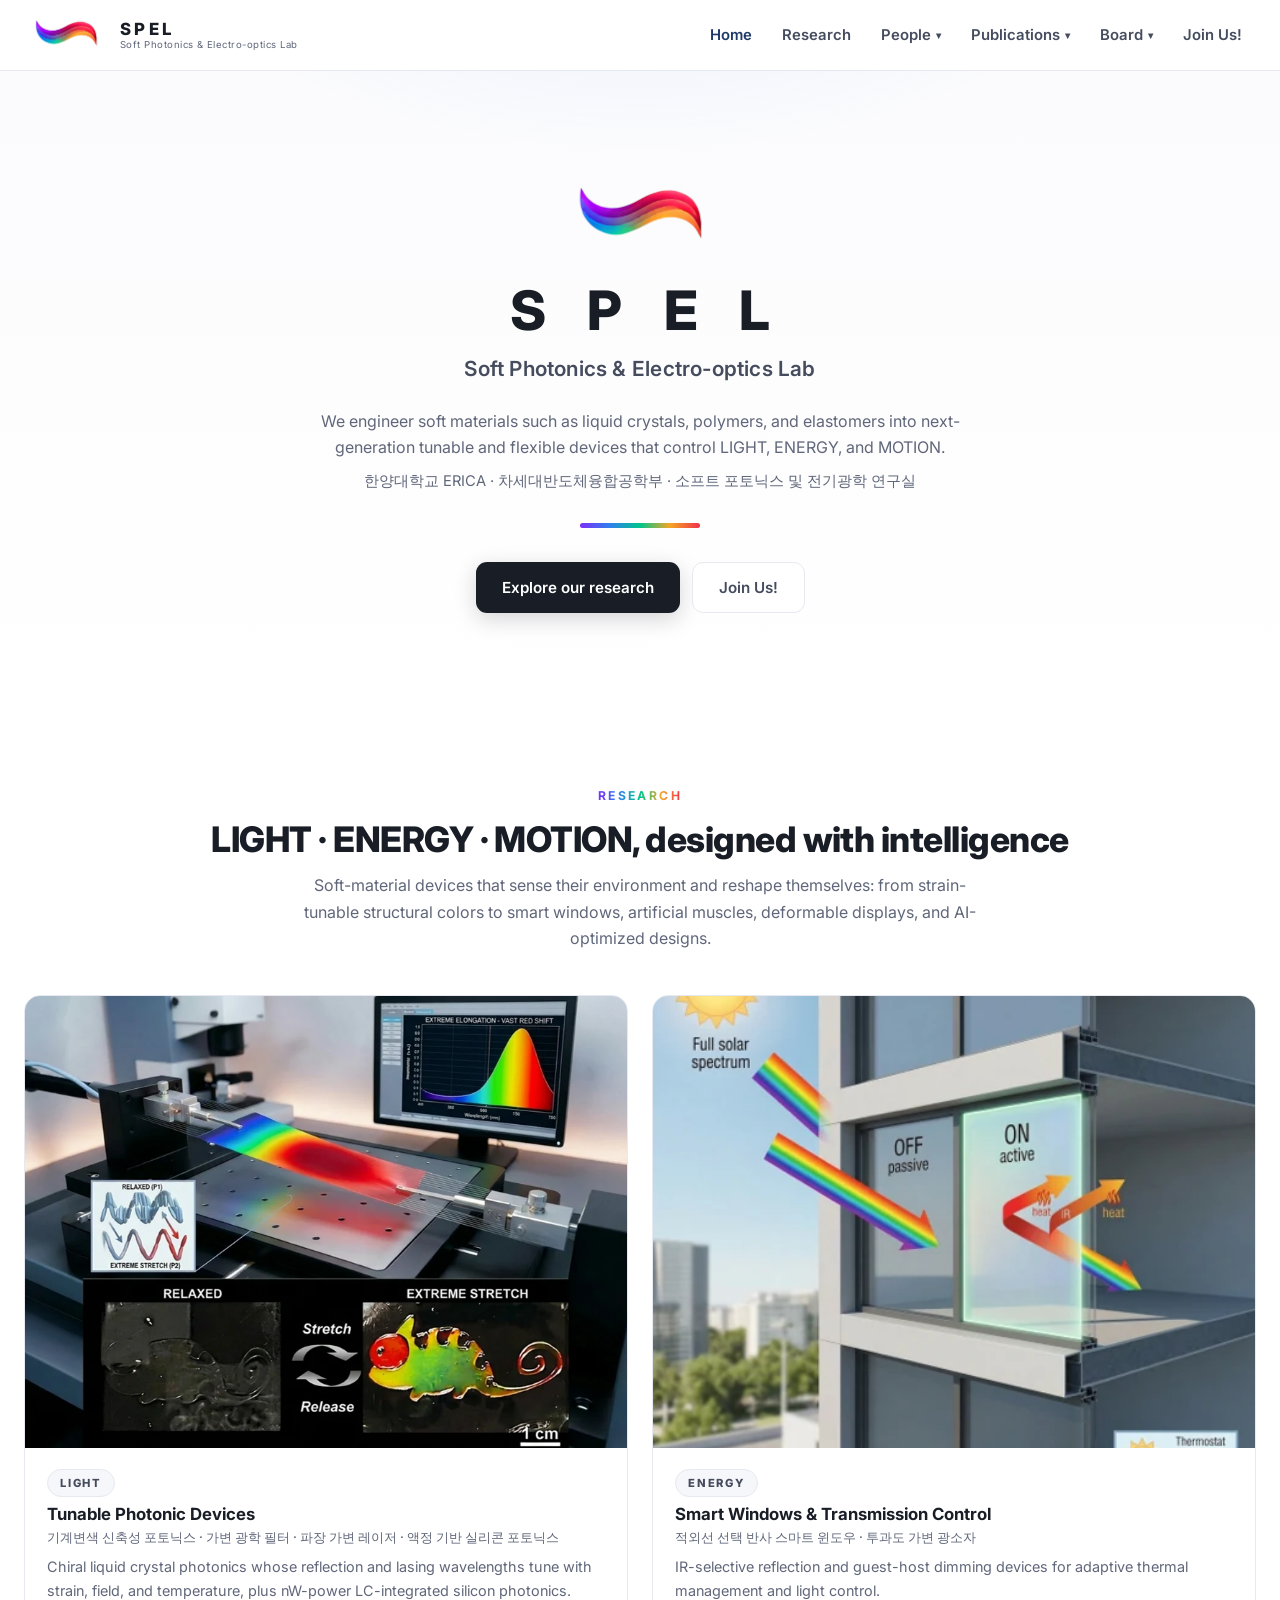
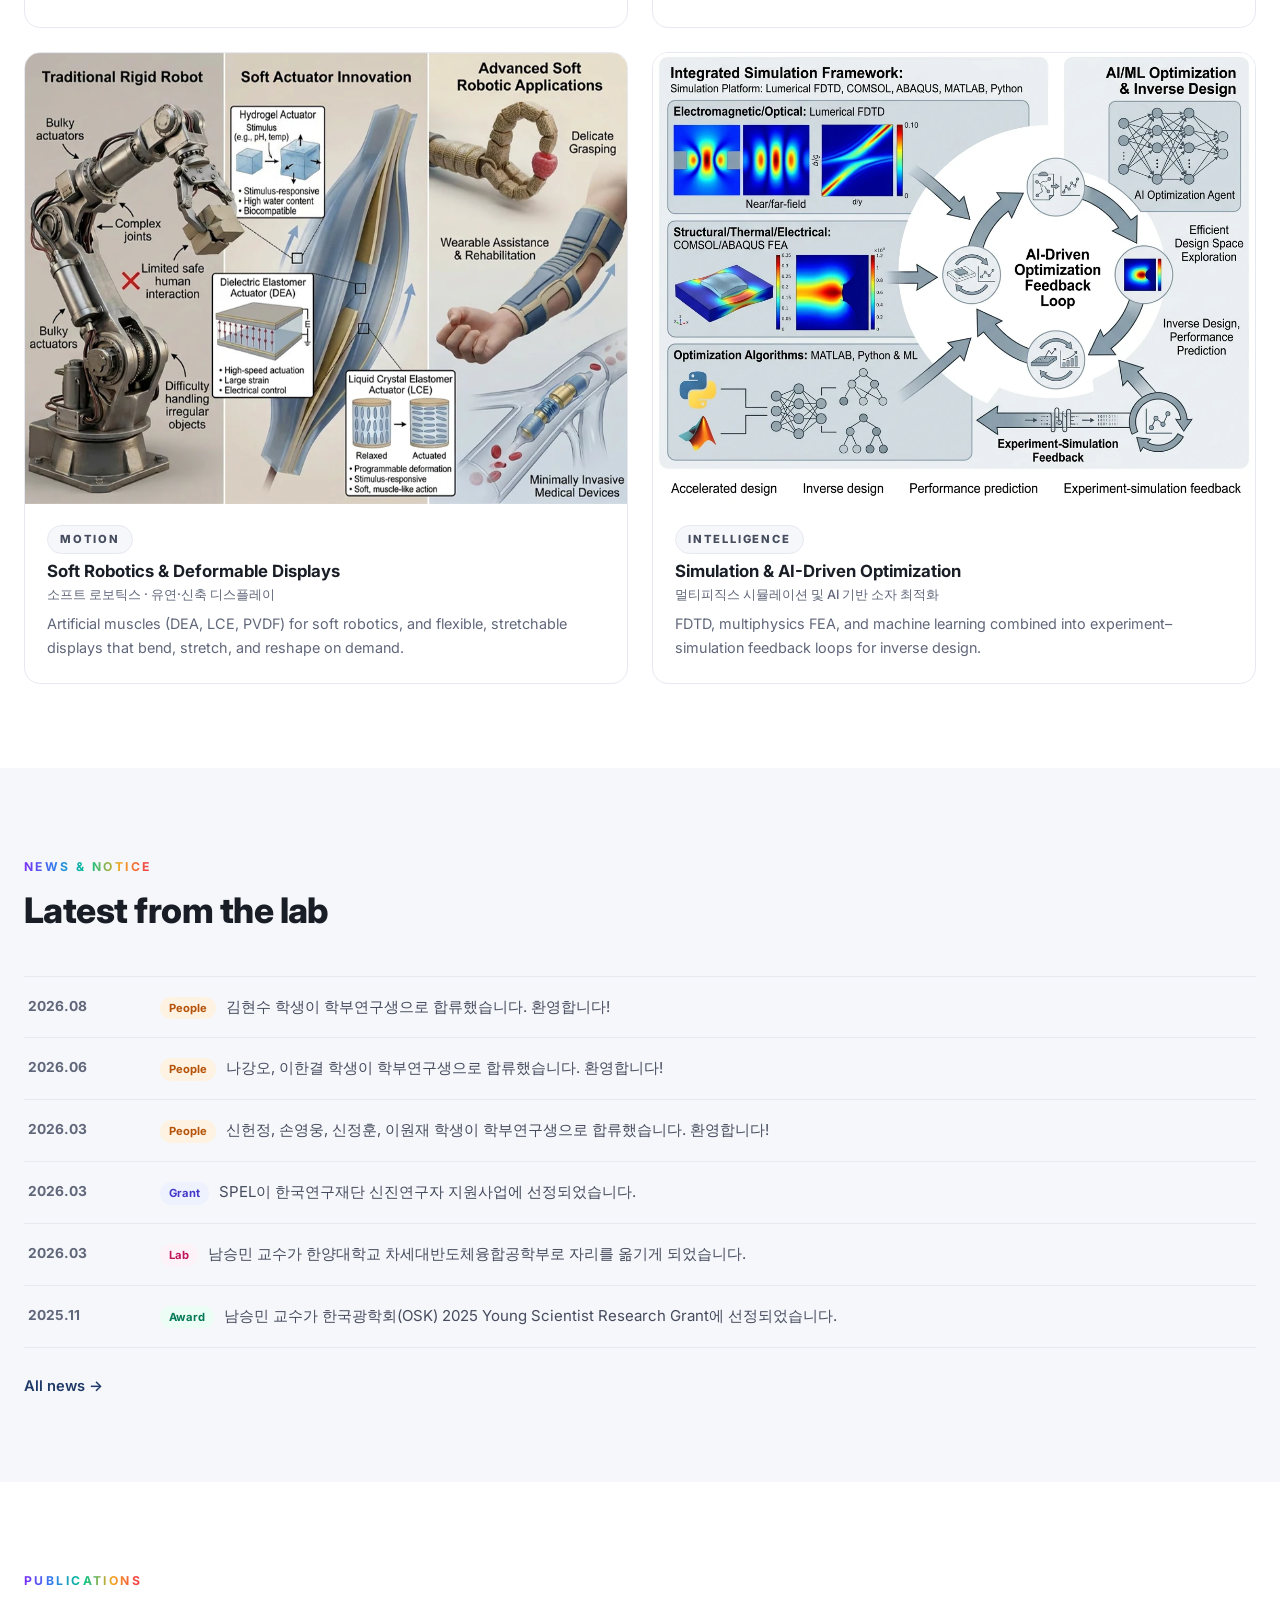
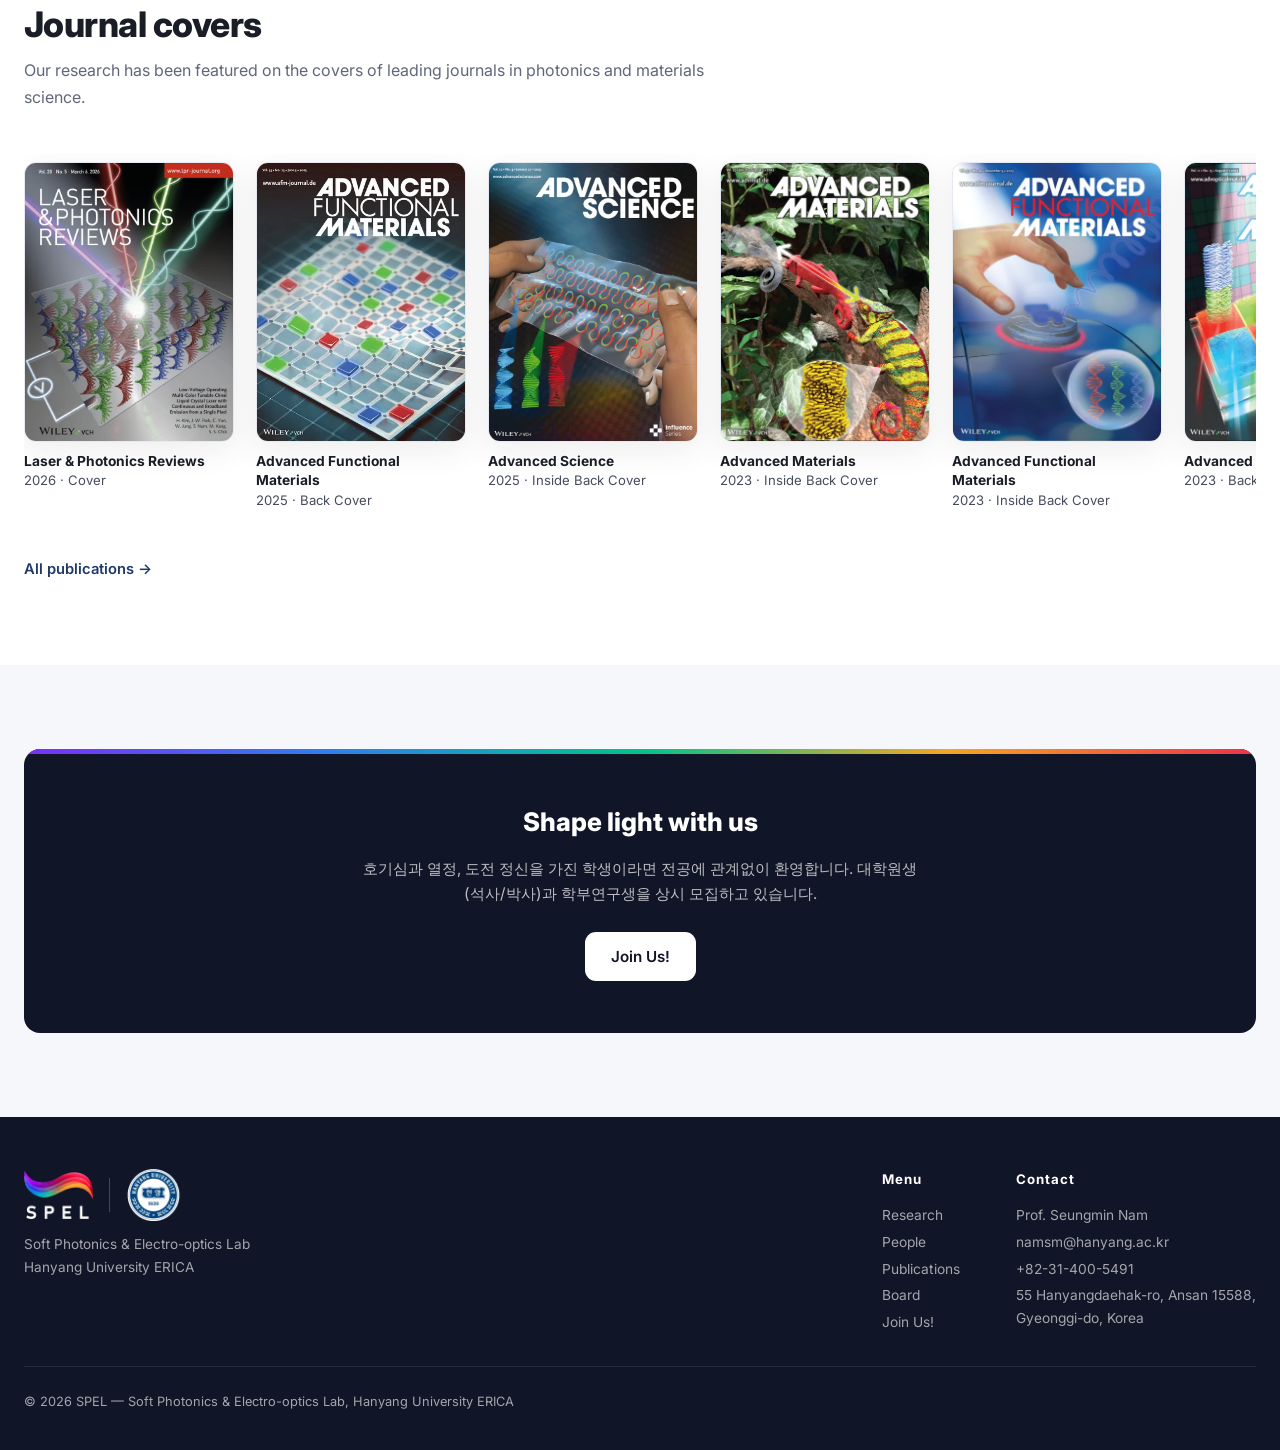
<file: index.html>
<!DOCTYPE html>
<html lang="en">
<head>
  <meta charset="UTF-8" />
  <meta name="viewport" content="width=device-width, initial-scale=1.0" />
  <title>SPEL 소프트 포토닉스 및 전기광학 연구실 | Hanyang University ERICA</title>
  <meta name="description" content="한양대학교 ERICA 차세대반도체융합공학부 남승민 교수 연구실. 액정·고분자·엘라스토머 기반 구조색, 가변 포토닉스, 스마트 윈도우, 소프트 액추에이터, 유연·신축 디스플레이, 액정 실리콘 포토닉스를 연구합니다. Soft Photonics &amp; Electro-optics Lab (SPEL), Hanyang University ERICA." />
  <link rel="canonical" href="https://spel.hanyang.ac.kr/" />
  <meta property="og:type" content="website" />
  <meta property="og:site_name" content="SPEL — Soft Photonics &amp; Electro-optics Lab" />
  <meta property="og:title" content="SPEL 소프트 포토닉스 및 전기광학 연구실 | Hanyang University ERICA" />
  <meta property="og:description" content="한양대학교 ERICA 차세대반도체융합공학부 남승민 교수 연구실. 액정·고분자·엘라스토머 기반 구조색, 가변 포토닉스, 스마트 윈도우, 소프트 액추에이터, 유연·신축 디스플레이, 액정 실리콘 포토닉스를 연구합니다. Soft Photonics &amp; Electro-optics Lab (SPEL), Hanyang University ERICA." />
  <meta property="og:url" content="https://spel.hanyang.ac.kr/" />
  <meta property="og:image" content="https://spel.hanyang.ac.kr/assets/og-image.jpg" />
  <meta property="og:image:width" content="1200" />
  <meta property="og:image:height" content="630" />
  <meta property="og:image:alt" content="SPEL — Soft Photonics &amp; Electro-optics Lab, 한양대학교 ERICA" />
  <meta property="og:locale" content="ko_KR" />
  <meta name="twitter:card" content="summary_large_image" />
  <meta name="google-site-verification" content="Ft6S0s2q0a3YVl09QSz60-y4dX5NlA2VWuBQ4DGpOH0" />
  <meta name="naver-site-verification" content="2e97165d7f410db28ee0060f8d717fbb8bdf15e9" />
  <link rel="icon" href="assets/logo-square.png" />
  <link rel="preconnect" href="https://fonts.googleapis.com" />
  <link rel="preconnect" href="https://fonts.gstatic.com" crossorigin />
  <link href="https://fonts.googleapis.com/css2?family=Inter:wght@400;500;600;700;800&display=swap" rel="stylesheet" />
  <link rel="stylesheet" href="css/style.css" />
</head>
<body>

<header class="site-header">
  <div class="wrap">
    <a class="brand" href="index.html">
      <img src="assets/logo-wave.webp" alt="SPEL logo" width="340" height="146" />
      <span class="brand-text">
        <strong>SPEL</strong>
        <span>Soft Photonics &amp; Electro-optics Lab</span>
      </span>
    </a>
    <button class="nav-toggle" aria-label="Menu"><span></span></button>
    <nav class="nav">
      <a class="top-link" href="index.html">Home</a>
      <a class="top-link" href="research.html">Research</a>
      <div class="nav-item">
        <a class="top-link" href="people.html">People <span class="caret">▾</span></a>
        <div class="dropdown">
          <a href="people.html#pi">PI</a>
          <a href="people.html#members">Members</a>
          <a href="people.html#alumni">Alumni</a>
        </div>
      </div>
      <div class="nav-item">
        <a class="top-link" href="publications.html">Publications <span class="caret">▾</span></a>
        <div class="dropdown">
          <a href="publications.html#covers">Cover Gallery</a>
          <a href="publications.html#journals">Journals</a>
          <a href="publications.html#conferences">Conferences</a>
        </div>
      </div>
      <div class="nav-item">
        <a class="top-link" href="board.html">Board <span class="caret">▾</span></a>
        <div class="dropdown">
          <a href="board.html#news">News</a>
          <a href="board.html#gallery">Gallery</a>
        </div>
      </div>
      <a class="top-link" href="join.html">Join Us!</a>
    </nav>
  </div>
</header>

<!-- ============================ HERO ============================ -->
<section class="hero">
  <div class="wrap">
    <img class="logo-wave" src="assets/logo-wave.webp" alt="SPEL spectral wave logo" width="340" height="146" />
    <h1>S P E L</h1>
    <p class="sub">Soft Photonics &amp; Electro-optics Lab</p>
    <p class="lede">
      We engineer soft materials such as liquid crystals, polymers, and elastomers into
      next-generation tunable and flexible devices that control LIGHT, ENERGY, and MOTION.
    </p>
    <p class="lede-kr">한양대학교 ERICA · 차세대반도체융합공학부 · 소프트 포토닉스 및 전기광학 연구실</p>
    <div class="spectral-bar" aria-hidden="true"></div>
    <div class="cta-row">
      <a class="btn btn-primary" href="research.html">Explore our research</a>
      <a class="btn btn-ghost" href="join.html">Join Us!</a>
    </div>
  </div>
</section>

<!-- ============================ RESEARCH ============================ -->
<section class="section">
  <div class="wrap">
    <div class="section-head center reveal">
      <span class="kicker">Research</span>
      <h2>LIGHT · ENERGY · MOTION, designed with intelligence</h2>
      <p>Soft-material devices that sense their environment and reshape themselves: from strain-tunable structural colors to smart windows, artificial muscles, deformable displays, and AI-optimized designs.</p>
    </div>
    <div class="cat-grid cols-2">
      <a class="card reveal" href="research.html#light">
        <div class="thumb"><img src="assets/research/area1.webp" alt="Tunable photonic devices" width="1018" height="628" loading="lazy" /></div>
        <div class="body">
          <span class="cat">Light</span>
          <h3>Tunable Photonic Devices
            <span class="kr">기계변색 신축성 포토닉스 · 가변 광학 필터 · 파장 가변 레이저 · 액정 기반 실리콘 포토닉스</span>
          </h3>
          <p>Chiral liquid crystal photonics whose reflection and lasing wavelengths tune with strain, field, and temperature, plus nW-power LC-integrated silicon photonics.</p>
        </div>
      </a>
      <a class="card reveal" href="research.html#energy">
        <div class="thumb"><img src="assets/research/area4.webp" alt="Smart windows and transmission control" width="492" height="492" loading="lazy" /></div>
        <div class="body">
          <span class="cat">Energy</span>
          <h3>Smart Windows &amp; Transmission Control
            <span class="kr">적외선 선택 반사 스마트 윈도우 · 투과도 가변 광소자</span>
          </h3>
          <p>IR-selective reflection and guest-host dimming devices for adaptive thermal management and light control.</p>
        </div>
      </a>
      <a class="card reveal" href="research.html#motion">
        <div class="thumb"><img src="assets/research/area6.webp" alt="Soft robotics and deformable displays" width="894" height="667" loading="lazy" /></div>
        <div class="body">
          <span class="cat">Motion</span>
          <h3>Soft Robotics &amp; Deformable Displays
            <span class="kr">소프트 로보틱스 · 유연·신축 디스플레이</span>
          </h3>
          <p>Artificial muscles (DEA, LCE, PVDF) for soft robotics, and flexible, stretchable displays that bend, stretch, and reshape on demand.</p>
        </div>
      </a>
      <a class="card reveal" href="research.html#intelligence">
        <div class="thumb"><img src="assets/research/area7.webp" alt="Multiphysics simulation and AI-driven optimization" width="1152" height="928" loading="lazy" /></div>
        <div class="body">
          <span class="cat">Intelligence</span>
          <h3>Simulation &amp; AI-Driven Optimization
            <span class="kr">멀티피직스 시뮬레이션 및 AI 기반 소자 최적화</span>
          </h3>
          <p>FDTD, multiphysics FEA, and machine learning combined into experiment–simulation feedback loops for inverse design.</p>
        </div>
      </a>
    </div>
  </div>
</section>

<!-- ============================ NEWS ============================ -->
<section class="section alt">
  <div class="wrap">
    <div class="section-head reveal">
      <span class="kicker">News &amp; Notice</span>
      <h2>Latest from the lab</h2>
    </div>
    <div class="news-list reveal">
      <div class="news-item">
        <span class="date">2026.08</span>
        <span class="txt"><span class="tag people">People</span>김현수 학생이 학부연구생으로 합류했습니다. 환영합니다!</span>
      </div>
      <div class="news-item">
        <span class="date">2026.06</span>
        <span class="txt"><span class="tag people">People</span>나강오, 이한결 학생이 학부연구생으로 합류했습니다. 환영합니다!</span>
      </div>
      <div class="news-item">
        <span class="date">2026.03</span>
        <span class="txt"><span class="tag people">People</span>신헌정, 손영웅, 신정훈, 이원재 학생이 학부연구생으로 합류했습니다. 환영합니다!</span>
      </div>
      <div class="news-item">
        <span class="date">2026.03</span>
        <span class="txt"><span class="tag grant">Grant</span>SPEL이 한국연구재단 신진연구자 지원사업에 선정되었습니다.</span>
      </div>
      <div class="news-item">
        <span class="date">2026.03</span>
        <span class="txt"><span class="tag lab">Lab</span>남승민 교수가 한양대학교 차세대반도체융합공학부로 자리를 옮기게 되었습니다.</span>
      </div>
      <div class="news-item">
        <span class="date">2025.11</span>
        <span class="txt"><span class="tag award">Award</span>남승민 교수가 한국광학회(OSK) 2025 Young Scientist Research Grant에 선정되었습니다.</span>
      </div>
    </div>
    <a class="more-link reveal" href="board.html#news">All news →</a>
  </div>
</section>

<!-- ============================ COVER GALLERY ============================ -->
<section class="section">
  <div class="wrap">
    <div class="section-head reveal">
      <span class="kicker">Publications</span>
      <h2>Journal covers</h2>
      <p>Our research has been featured on the covers of leading journals in photonics and materials science.</p>
    </div>
    <div class="cover-strip reveal">
      <figure class="cover-item">
        <a href="https://doi.org/10.1002/lpor.202502740" target="_blank" rel="noopener"><div class="frame"><img src="assets/covers/lpr-2026.webp" alt="Laser & Photonics Reviews cover, 2026" width="600" height="792" loading="lazy" /></div></a>
        <figcaption><strong>Laser &amp; Photonics Reviews</strong>2026 · Cover</figcaption>
      </figure>
      <figure class="cover-item">
        <a href="https://doi.org/10.1002/adfm.202570138" target="_blank" rel="noopener"><div class="frame"><img src="assets/covers/afm-2025.webp" alt="Advanced Functional Materials cover, 2025" width="380" height="500" loading="lazy" /></div></a>
        <figcaption><strong>Advanced Functional Materials</strong>2025 · Back Cover</figcaption>
      </figure>
      <figure class="cover-item">
        <a href="https://doi.org/10.1002/advs.202408346" target="_blank" rel="noopener"><div class="frame"><img src="assets/covers/advsci-2025.webp" alt="Advanced Science cover, 2025" width="598" height="787" loading="lazy" /></div></a>
        <figcaption><strong>Advanced Science</strong>2025 · Inside Back Cover</figcaption>
      </figure>
      <figure class="cover-item">
        <a href="https://doi.org/10.1002/adma.202302456" target="_blank" rel="noopener"><div class="frame"><img src="assets/covers/am-2023.webp" alt="Advanced Materials cover, 2023" width="432" height="569" loading="lazy" /></div></a>
        <figcaption><strong>Advanced Materials</strong>2023 · Inside Back Cover</figcaption>
      </figure>
      <figure class="cover-item">
        <a href="https://doi.org/10.1002/adfm.202304506" target="_blank" rel="noopener"><div class="frame"><img src="assets/covers/afm-2023.webp" alt="Advanced Functional Materials cover, 2023" width="432" height="569" loading="lazy" /></div></a>
        <figcaption><strong>Advanced Functional Materials</strong>2023 · Inside Back Cover</figcaption>
      </figure>
      <figure class="cover-item">
        <a href="https://doi.org/10.1002/adom.202202906" target="_blank" rel="noopener"><div class="frame"><img src="assets/covers/aom-2023.webp" alt="Advanced Optical Materials cover, 2023" width="432" height="569" loading="lazy" /></div></a>
        <figcaption><strong>Advanced Optical Materials</strong>2023 · Back Cover</figcaption>
      </figure>
      <figure class="cover-item">
        <a href="https://doi.org/10.1002/admt.202301322" target="_blank" rel="noopener"><div class="frame"><img src="assets/covers/amt-2023.webp" alt="Advanced Materials Technologies cover, 2023" width="432" height="567" loading="lazy" /></div></a>
        <figcaption><strong>Advanced Materials Technologies</strong>2023 · Inside Back Cover</figcaption>
      </figure>
      <figure class="cover-item">
        <a href="https://doi.org/10.1364/OME.459967" target="_blank" rel="noopener"><div class="frame"><img src="assets/covers/ome-2022.webp" alt="Optical Materials Express cover, 2022" width="149" height="196" loading="lazy" /></div></a>
        <figcaption><strong>Optical Materials Express</strong>2022 · Front Cover</figcaption>
      </figure>
    </div>
    <a class="more-link reveal" href="publications.html">All publications →</a>
  </div>
</section>

<!-- ============================ JOIN ============================ -->
<section class="section alt">
  <div class="wrap">
    <div class="join-banner reveal">
      <h3>Shape light with us</h3>
      <p>호기심과 열정, 도전 정신을 가진 학생이라면 전공에 관계없이 환영합니다. 대학원생(석사/박사)과 학부연구생을 상시 모집하고 있습니다.</p>
      <a class="btn" href="join.html">Join Us!</a>
    </div>
  </div>
</section>

<footer class="site-footer">
  <div class="wrap">
    <div class="top">
      <div class="f-brand">
        <div class="f-logos">
          <img src="assets/logo-white-spaced.webp" alt="SPEL" width="140" height="98" />
          <span class="f-div" aria-hidden="true"></span>
          <img class="f-seal" src="assets/hanyang-emblem.webp" alt="Hanyang University" width="112" height="106" />
        </div>
        <p>Soft Photonics &amp; Electro-optics Lab<br />Hanyang University ERICA</p>
      </div>
      <div class="cols">
        <div>
          <h4>Menu</h4>
          <a href="research.html">Research</a>
          <a href="people.html">People</a>
          <a href="publications.html">Publications</a>
          <a href="board.html">Board</a>
          <a href="join.html">Join Us!</a>
        </div>
        <div>
          <h4>Contact</h4>
          <span>Prof. Seungmin Nam</span>
          <a href="mailto:namsm@hanyang.ac.kr">namsm@hanyang.ac.kr</a>
          <span>+82-31-400-5491</span>
          <span>55 Hanyangdaehak-ro, Ansan 15588,<br />Gyeonggi-do, Korea</span>
        </div>
      </div>
    </div>
    <div class="base">
      <span>© 2026 SPEL — Soft Photonics &amp; Electro-optics Lab, Hanyang University ERICA</span>
    </div>
  </div>
</footer>

<script src="js/main.js"></script>
</body>
</html>
</file>
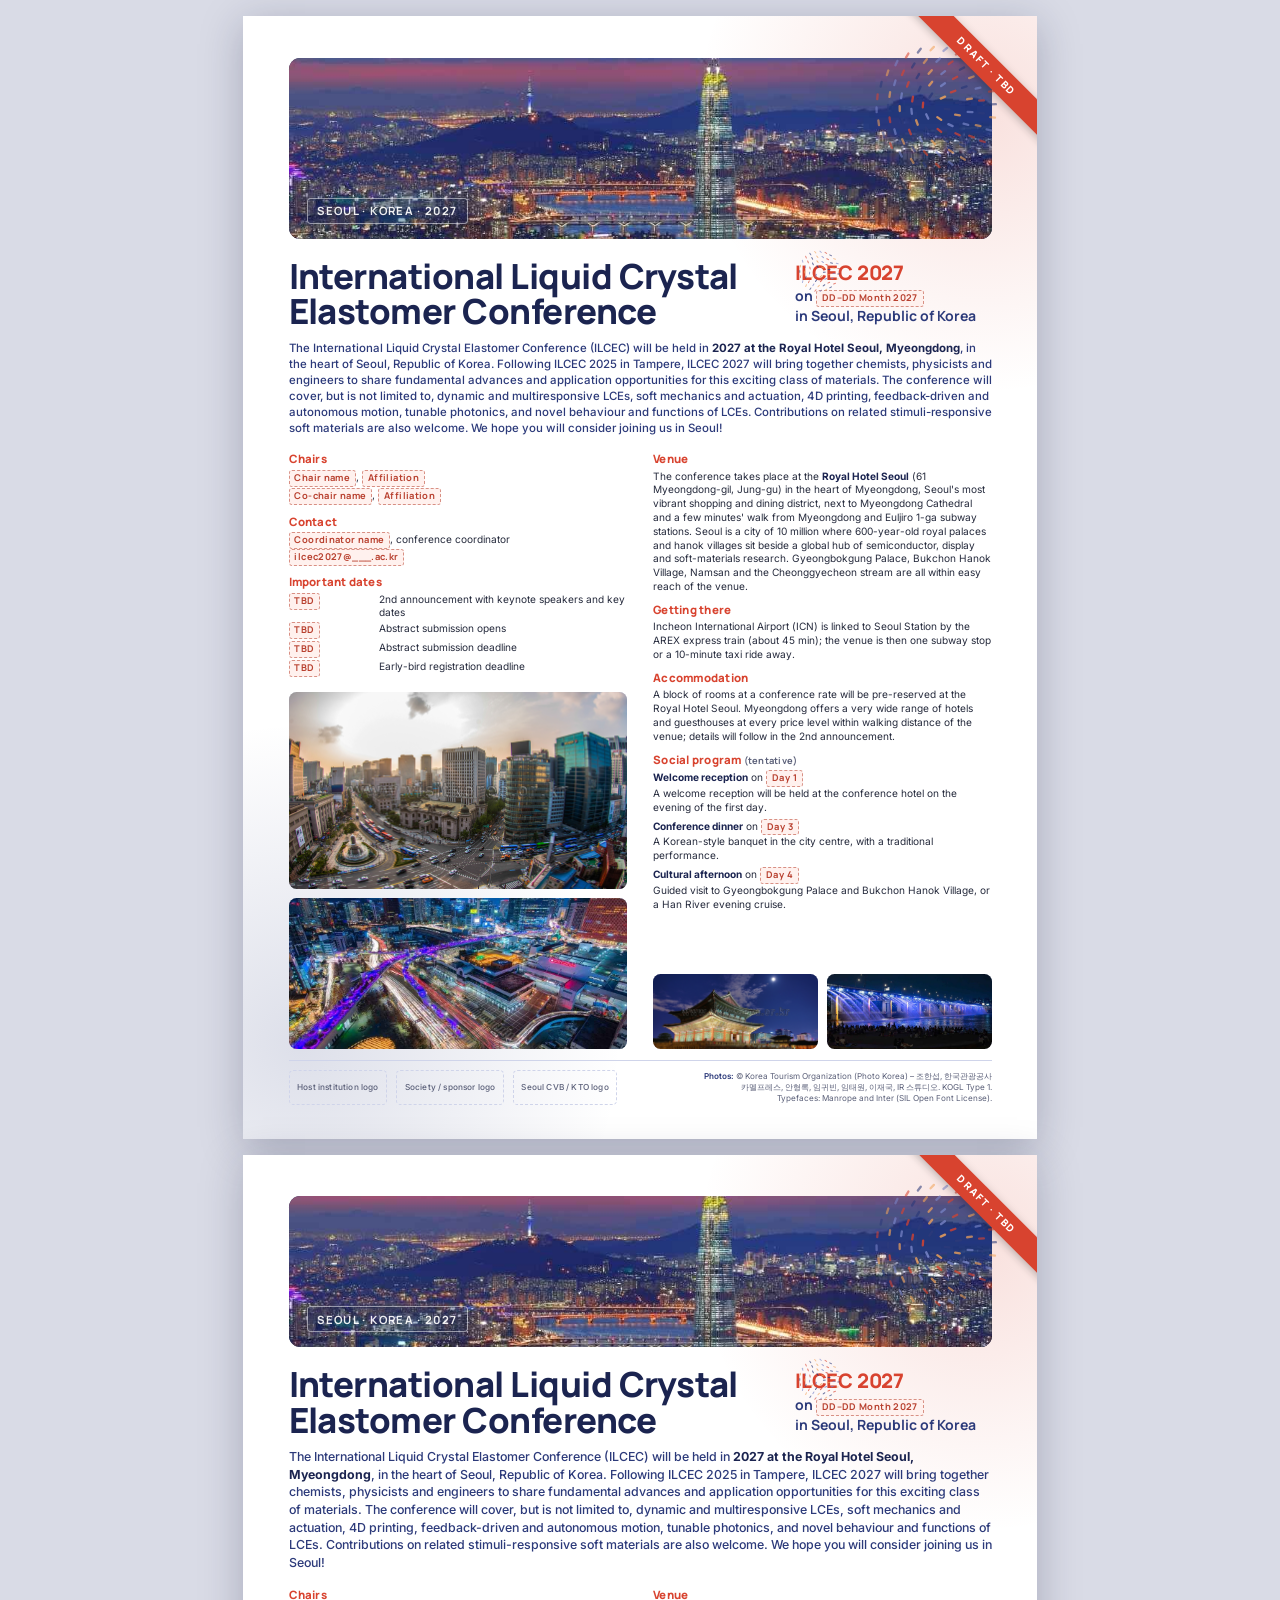
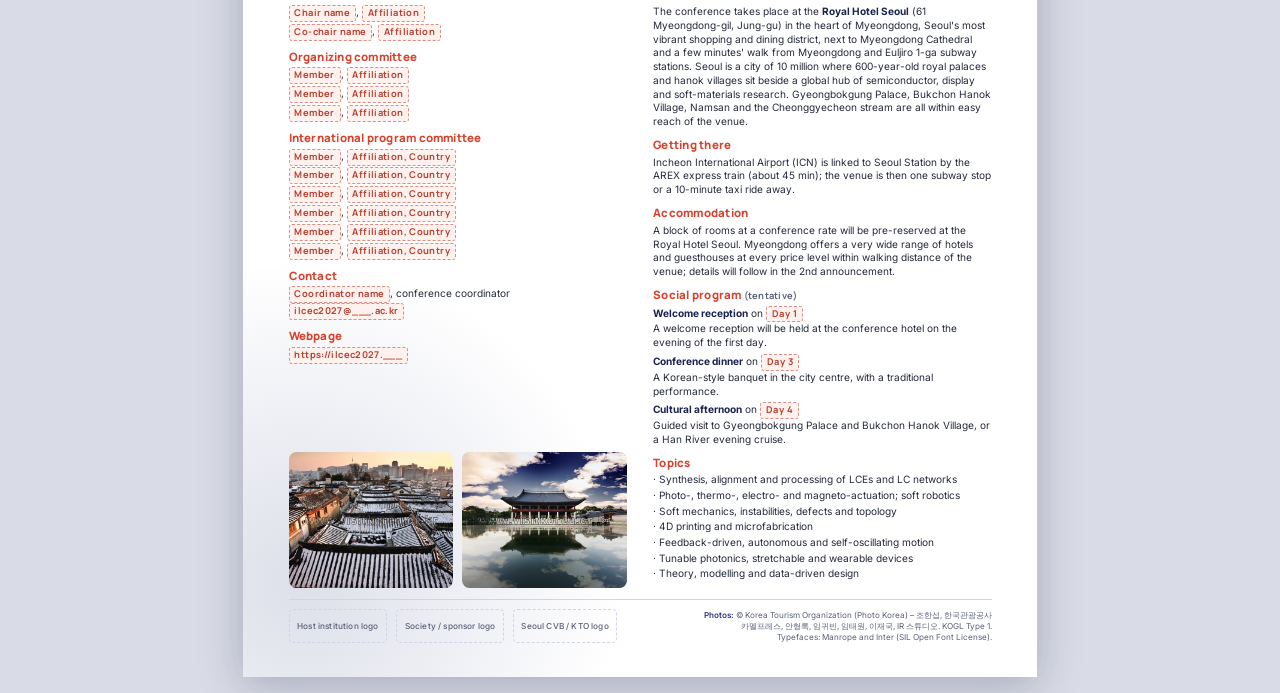
<file: ilcec2027/flyer/index.html>
<!DOCTYPE html>
<html lang="en">
<head>
<meta charset="utf-8">
<title>ILCEC 2027 First Announcement</title>
<meta name="viewport" content="width=device-width, initial-scale=1">
<style>
  @font-face { font-family: "Manrope"; font-weight: 500; src: url("fonts/manrope-latin-500-normal.woff2") format("woff2"); }
  @font-face { font-family: "Manrope"; font-weight: 700; src: url("fonts/manrope-latin-700-normal.woff2") format("woff2"); }
  @font-face { font-family: "Manrope"; font-weight: 800; src: url("fonts/manrope-latin-800-normal.woff2") format("woff2"); }
  @font-face { font-family: "Inter"; font-weight: 400; src: url("fonts/inter-latin-400-normal.woff2") format("woff2"); }
  @font-face { font-family: "Inter"; font-weight: 500; src: url("fonts/inter-latin-500-normal.woff2") format("woff2"); }
  @font-face { font-family: "Inter"; font-weight: 600; src: url("fonts/inter-latin-600-normal.woff2") format("woff2"); }
  @font-face { font-family: "Inter"; font-weight: 700; src: url("fonts/inter-latin-700-normal.woff2") format("woff2"); }

  :root {
    --navy: #1b2450;
    --navy-2: #2c3a7a;
    --ink: #262b3d;
    --muted: #5b6079;
    --accent: #d8432f;
    --accent-2: #f0a35a;
    --lilac: #eceef8;
    --lilac-2: #dfe3f4;
    --line: #cfd4ea;
    --white: #ffffff;
    --tbd: #b8402f;
    --tbd-bg: #fff1ee;
  }

  @page { size: A4; margin: 0; }
  * { box-sizing: border-box; }
  html, body { margin: 0; padding: 0; background: #d9dbe6; }
  body { font-family: "Inter", "Helvetica Neue", Arial, sans-serif; color: var(--ink); -webkit-print-color-adjust: exact; print-color-adjust: exact; }

  .page {
    position: relative;
    width: 210mm; height: 297mm;
    margin: 0 auto;
    background: var(--white);
    overflow: hidden;
    padding: 11mm 12mm 9mm 12mm;
    display: flex; flex-direction: column;
  }
  @media screen { .page { margin: 16px auto; box-shadow: 0 8px 40px rgba(20, 25, 60, .25); } }

  /* soft corner wash, like the 2025 flyer */
  .wash { position: absolute; inset: 0; pointer-events: none; z-index: 0; }
  .wash::before { content: ""; position: absolute; right: -60mm; top: -50mm; width: 150mm; height: 150mm; border-radius: 50%;
    background: radial-gradient(closest-side, rgba(216, 67, 47, .16), rgba(216, 67, 47, 0)); }
  .wash::after { content: ""; position: absolute; left: -70mm; bottom: -60mm; width: 170mm; height: 170mm; border-radius: 50%;
    background: radial-gradient(closest-side, rgba(44, 58, 122, .16), rgba(44, 58, 122, 0)); }

  .content { position: relative; z-index: 1; display: flex; flex-direction: column; height: 100%; }

  /* ---------- hero ---------- */
  .hero { position: relative; height: 48mm; border-radius: 3mm; overflow: hidden; background: #1b2450; flex: none; }
  .hero svg.sky { position: absolute; inset: 0; width: 100%; height: 100%; display: block; }
  .hero .photo { position: absolute; inset: 0; background-position: center; background-size: cover; opacity: 0; }
  .hero.has-photo .photo { opacity: 1; }
  .hero.has-photo svg.sky { display: none; }
  .hero .tag { position: absolute; left: 5mm; bottom: 4mm; color: #fff; font-family: "Manrope"; font-weight: 700; font-size: 8.5pt; letter-spacing: .12em; text-transform: uppercase; opacity: .92; }
  .hero .tag span { display: inline-block; padding: 1.2mm 2.4mm; border: 1px solid rgba(255,255,255,.55); border-radius: 1mm; backdrop-filter: blur(2px); background: rgba(27,36,80,.35); }

  /* director-field motif (nematic rods) */
  .motif { position: absolute; pointer-events: none; }
  .motif.m1 { right: -3mm; top: -5mm; width: 36mm; height: 36mm; opacity: .95; }
  .motif.m2 { left: 133mm; top: 49mm; width: 15mm; height: 15mm; opacity: .95; }
  .motif.m3 { display: none; }

  /* ---------- title ---------- */
  .titlebar { display: flex; align-items: flex-end; gap: 6mm; margin-top: 5mm; }
  h1 { font-family: "Manrope"; font-weight: 800; font-size: 26pt; line-height: 1.02; letter-spacing: -.015em; color: var(--navy); margin: 0; flex: 1 1 auto; }
  .when { flex: none; text-align: left; font-family: "Manrope"; font-weight: 700; color: var(--navy-2); font-size: 10.5pt; line-height: 1.25; padding-bottom: 1mm; min-width: 52mm; }
  .when .big { font-size: 15pt; font-weight: 800; color: var(--accent); letter-spacing: -.01em; display: block; margin-bottom: .6mm; }

  .intro { margin: 3mm 0 0; font-size: 8.6pt; line-height: 1.4; color: var(--navy-2); font-weight: 500; }
  .intro b { color: var(--navy); font-weight: 700; }

  /* ---------- body columns ---------- */
  .cols { display: grid; grid-template-columns: 1fr 1fr; column-gap: 7mm; margin-top: 4mm; flex: 1 1 auto; min-height: 0; }
  .col { display: flex; flex-direction: column; gap: 2.2mm; min-height: 0; }

  h3 { font-family: "Manrope"; font-weight: 800; font-size: 8.6pt; letter-spacing: .02em; color: var(--accent); margin: 0 0 .9mm; text-transform: none; }
  p, li { font-size: 7.6pt; line-height: 1.36; margin: 0; color: var(--ink); }
  p + p { margin-top: 1mm; }
  b, strong { font-weight: 700; color: var(--navy); }
  .sub { font-weight: 700; color: var(--navy); }
  a { color: var(--navy-2); text-decoration: underline; text-decoration-color: var(--line); text-underline-offset: 1.5px; }
  ul { list-style: none; padding: 0; margin: 0; }
  ul li + li { margin-top: .5mm; }
  .dates li { display: flex; gap: 2mm; }
  .dates .d { flex: 0 0 22mm; font-weight: 700; color: var(--navy); }

  .tbd { display: inline-block; font-family: "Manrope"; font-weight: 700; font-size: 7pt; color: var(--tbd); background: var(--tbd-bg); border: 1px dashed rgba(184, 64, 47, .55); border-radius: .8mm; padding: 0 1.3mm; line-height: 1.6; letter-spacing: .04em; vertical-align: baseline; }

  /* ---------- photos ---------- */
  .photos { display: grid; gap: 2.4mm; margin-top: auto; }
  .photos.grid-1 { grid-template-columns: 1fr; grid-template-rows: 26mm; }
  .photos.grid-2 { grid-template-columns: 1fr 1fr; grid-template-rows: 20mm; }
  .ph { position: relative; border-radius: 2mm; overflow: hidden; background: linear-gradient(135deg, #e7e9f5, #d5d9ee); }
  .ph .img { position: absolute; inset: 0; background-position: center; background-size: cover; opacity: 0; }
  .ph.has-photo .img { opacity: 1; }
  .ph .label { position: absolute; inset: 0; display: flex; flex-direction: column; justify-content: flex-end; padding: 2.2mm 2.6mm; color: var(--navy-2); }
  .ph.has-photo .label { display: none; }
  .ph .label .t { font-family: "Manrope"; font-weight: 800; font-size: 7.6pt; color: var(--navy); }
  .ph .label .s { font-size: 6.4pt; line-height: 1.3; color: var(--muted); margin-top: .6mm; }
  .ph .label .k { font-size: 6.2pt; color: var(--accent); font-weight: 600; margin-top: .6mm; }
  .ph .glyph { position: absolute; right: 2.4mm; top: 2.2mm; width: 8mm; height: 8mm; opacity: .8; }
  .ph.has-photo .glyph { display: none; }

  /* ---------- footer ---------- */
  .footer { margin-top: 3mm; padding-top: 2.4mm; border-top: 1px solid var(--line); display: flex; align-items: center; gap: 4mm; flex: none; }
  .footer .logos { display: flex; gap: 2.4mm; align-items: center; }
  .logo-slot { height: 9mm; min-width: 22mm; border: 1px dashed var(--line); border-radius: 1.2mm; display: flex; align-items: center; justify-content: center; font-size: 6.2pt; color: var(--muted); padding: 0 2mm; font-weight: 500; letter-spacing: .02em; }
  .logo-slot img { height: 7.5mm; width: auto; }
  .footer .credits { margin-left: auto; text-align: right; font-size: 6.1pt; color: var(--muted); line-height: 1.35; max-width: 78mm; }
  .footer .credits b { color: var(--navy-2); font-weight: 600; }

  .draft-ribbon { position: absolute; z-index: 5; right: -21mm; top: 10mm; transform: rotate(45deg); background: var(--accent); color: #fff; font-family: "Manrope"; font-weight: 800; font-size: 7.5pt; letter-spacing: .18em; padding: 1.4mm 24mm; box-shadow: 0 2px 8px rgba(0,0,0,.25); }
  body.final .draft-ribbon { display: none; }

  /* ---------- two-page (front / back) ---------- */
  .page { page-break-after: always; break-after: page; }
  .page:last-of-type { page-break-after: auto; break-after: auto; }
  .hero.short { height: 40mm; }
  .page.p2 .motif.m2 { top: 41mm; }
  .page.p2 .intro { font-size: 9.3pt; line-height: 1.42; }
  .photos.grid-stack { grid-template-columns: 1fr; grid-template-rows: 52mm 40mm; }
  .page.p2 .photos.grid-2.back { grid-template-rows: 36mm; }
  .topics li { padding-left: 3mm; text-indent: -3mm; }
  .side { font-size: 6.6pt; color: var(--muted); font-weight: 600; }
</style>
</head>
<body>
<div class="page">
  <div class="wash"></div>
  <div class="draft-ribbon">DRAFT · TBD</div>

  <div class="content">

    <!-- ===================== HERO ===================== -->
    <div class="hero" id="hero">
      <!-- Drop the real panorama into photos/hero-seoul.jpg (landscape, ≥ 2400 px wide) and it replaces the illustration automatically. -->
      <div class="photo" data-src="photos/hero-seoul.jpg"></div>

      <svg class="sky" viewBox="0 0 1000 330" preserveAspectRatio="xMidYMid slice" xmlns="http://www.w3.org/2000/svg" aria-label="Stylised Seoul skyline at dusk: Namsan and N Seoul Tower, the Han River, Lotte World Tower and Myeongdong Cathedral">
        <defs>
          <linearGradient id="sky" x1="0" y1="0" x2="0" y2="1">
            <stop offset="0" stop-color="#151c4a"/>
            <stop offset=".42" stop-color="#3b3a86"/>
            <stop offset=".72" stop-color="#9a5d8e"/>
            <stop offset=".9" stop-color="#ee9a62"/>
            <stop offset="1" stop-color="#f7c37a"/>
          </linearGradient>
          <linearGradient id="river" x1="0" y1="0" x2="0" y2="1">
            <stop offset="0" stop-color="#e58a5e"/>
            <stop offset=".35" stop-color="#5b4a8f"/>
            <stop offset="1" stop-color="#1a2150"/>
          </linearGradient>
          <linearGradient id="far" x1="0" y1="0" x2="0" y2="1">
            <stop offset="0" stop-color="#5a4d95"/>
            <stop offset="1" stop-color="#3c3577"/>
          </linearGradient>
          <linearGradient id="mid" x1="0" y1="0" x2="0" y2="1">
            <stop offset="0" stop-color="#2b2d6b"/>
            <stop offset="1" stop-color="#1e2257"/>
          </linearGradient>
          <linearGradient id="near" x1="0" y1="0" x2="0" y2="1">
            <stop offset="0" stop-color="#1c2153"/>
            <stop offset="1" stop-color="#121640"/>
          </linearGradient>
          <linearGradient id="gold" x1="0" y1="0" x2="1" y2="1">
            <stop offset="0" stop-color="#f4c56e"/>
            <stop offset="1" stop-color="#c98a3a"/>
          </linearGradient>
          <radialGradient id="sun" cx=".5" cy=".5" r=".5">
            <stop offset="0" stop-color="#ffd58a" stop-opacity=".9"/>
            <stop offset="1" stop-color="#ffd58a" stop-opacity="0"/>
          </radialGradient>
          <pattern id="win" width="7" height="9" patternUnits="userSpaceOnUse">
            <rect x="1" y="1" width="3" height="4" fill="#ffd27a" opacity=".55"/>
          </pattern>
        </defs>

        <rect width="1000" height="330" fill="url(#sky)"/>
        <circle cx="560" cy="236" r="110" fill="url(#sun)"/>
        <!-- stars -->
        <g fill="#fff" opacity=".7">
          <circle cx="60" cy="40" r="1.2"/><circle cx="150" cy="70" r=".9"/><circle cx="240" cy="28" r="1.1"/><circle cx="410" cy="52" r=".8"/>
          <circle cx="700" cy="36" r="1.1"/><circle cx="860" cy="64" r=".9"/><circle cx="930" cy="26" r="1.2"/><circle cx="520" cy="18" r=".8"/>
        </g>

        <!-- far mountains (Bukhansan / Gwanaksan) -->
        <path fill="url(#far)" d="M0 232 L60 200 L110 214 L170 178 L230 206 L300 170 L360 198 L430 176 L500 206 L560 190 L620 210 L690 184 L760 206 L830 172 L900 200 L960 186 L1000 204 L1000 330 L0 330 Z" opacity=".95"/>

        <!-- Namsan with N Seoul Tower -->
        <path fill="url(#mid)" d="M120 262 C170 210 260 186 330 200 C380 210 420 240 470 262 Z"/>
        <g>
          <rect x="304" y="150" width="16" height="16" rx="2" fill="#1e2257"/>
          <rect x="309.5" y="60" width="5" height="96" fill="#1e2257"/>
          <rect x="311" y="18" width="2" height="44" fill="#1e2257"/>
          <ellipse cx="312" cy="98" rx="16" ry="6" fill="#1e2257"/>
          <rect x="296" y="98" width="32" height="14" rx="4" fill="#1e2257"/>
          <ellipse cx="312" cy="112" rx="16" ry="5" fill="#1e2257"/>
          <rect x="298" y="101" width="28" height="3" fill="#ffd27a" opacity=".85"/>
          <circle cx="312" cy="18" r="2.2" fill="#ff6b5b"/>
        </g>

        <!-- mid-ground city block -->
        <g fill="url(#mid)">
          <rect x="0" y="236" width="42" height="94"/>
          <rect x="46" y="222" width="30" height="108"/>
          <rect x="80" y="246" width="26" height="84"/>
          <rect x="112" y="228" width="22" height="102"/>
          <rect x="480" y="236" width="24" height="94"/>
          <rect x="508" y="222" width="34" height="108"/>
          <rect x="548" y="240" width="20" height="90"/>
          <rect x="572" y="214" width="30" height="116"/>
          <rect x="606" y="246" width="22" height="84"/>
          <rect x="880" y="236" width="30" height="94"/>
          <rect x="914" y="220" width="24" height="110"/>
          <rect x="942" y="242" width="58" height="88"/>
        </g>

        <!-- Myeongdong Cathedral (gothic spire) -->
        <g fill="#1e2257">
          <rect x="398" y="214" width="46" height="116"/>
          <rect x="410" y="150" width="22" height="70"/>
          <polygon points="408,152 434,152 421,96"/>
          <rect x="420" y="86" width="2" height="12"/>
          <rect x="416" y="90" width="10" height="2"/>
          <g fill="#ffd27a" opacity=".7"><rect x="414" y="168" width="4" height="12"/><rect x="424" y="168" width="4" height="12"/><rect x="414" y="190" width="4" height="12"/><rect x="424" y="190" width="4" height="12"/></g>
        </g>

        <!-- 63 Building (golden slab) -->
        <g>
          <polygon points="640,330 640,150 660,142 660,330" fill="url(#gold)" opacity=".9"/>
          <polygon points="660,330 660,142 690,150 690,330" fill="#b8792f"/>
          <rect x="640" y="150" width="50" height="180" fill="url(#win)" opacity=".45"/>
        </g>

        <!-- Lotte World Tower -->
        <g>
          <path d="M770 330 L774 120 C776 60 790 30 800 20 C810 30 824 60 826 120 L830 330 Z" fill="url(#near)"/>
          <path d="M786 330 L788 140 C790 90 796 50 800 32 L802 330 Z" fill="#2c3a7a" opacity=".8"/>
          <rect x="799" y="10" width="2" height="26" fill="#1c2153"/>
          <circle cx="800" cy="10" r="2" fill="#ff6b5b"/>
          <rect x="776" y="130" width="48" height="196" fill="url(#win)" opacity=".5"/>
        </g>

        <!-- near skyline -->
        <g fill="url(#near)">
          <rect x="140" y="256" width="40" height="74"/>
          <rect x="184" y="240" width="26" height="90"/>
          <rect x="214" y="262" width="60" height="68"/>
          <rect x="280" y="248" width="34" height="82"/>
          <rect x="320" y="266" width="70" height="64"/>
          <rect x="450" y="256" width="26" height="74"/>
          <rect x="700" y="252" width="34" height="78"/>
          <rect x="738" y="266" width="26" height="64"/>
          <rect x="836" y="256" width="40" height="74"/>
        </g>
        <rect x="0" y="222" width="1000" height="108" fill="url(#win)" opacity=".28"/>

        <!-- Han River with Banpo bridge -->
        <rect x="0" y="290" width="1000" height="40" fill="url(#river)"/>
        <g stroke="#f4c56e" stroke-width="1.4" opacity=".75" fill="none">
          <line x1="0" y1="296" x2="1000" y2="296"/>
          <path d="M0 296 q30 -10 60 0 q30 -10 60 0 q30 -10 60 0 q30 -10 60 0 q30 -10 60 0 q30 -10 60 0 q30 -10 60 0 q30 -10 60 0 q30 -10 60 0 q30 -10 60 0 q30 -10 60 0 q30 -10 60 0 q30 -10 60 0 q30 -10 60 0 q30 -10 60 0 q30 -10 60 0 q30 -10 60 0" opacity=".55"/>
        </g>
        <g fill="#ffd27a" opacity=".35">
          <rect x="300" y="300" width="1.5" height="26"/><rect x="420" y="300" width="1.5" height="26"/><rect x="655" y="300" width="1.5" height="26"/><rect x="800" y="300" width="1.5" height="26"/>
        </g>
      </svg>

      <div class="tag"><span>Seoul · Korea · 2027</span></div>
    </div>

    <!-- nematic director-field motifs -->
    <svg class="motif m1" viewBox="-50 -50 100 100" data-defect="0.5" data-n="5"></svg>
    <svg class="motif m2" viewBox="-50 -50 100 100" data-defect="-0.5" data-n="4"></svg>
    <svg class="motif m3" viewBox="-50 -50 100 100" data-defect="1" data-n="4"></svg>

    <!-- ===================== TITLE ===================== -->
    <div class="titlebar">
      <h1>International Liquid Crystal<br>Elastomer Conference</h1>
      <div class="when">
        <span class="big">ILCEC 2027</span>
        on <span class="tbd">DD–DD Month 2027</span><br>
        in Seoul, Republic of Korea
      </div>
    </div>

    <p class="intro">
      The International Liquid Crystal Elastomer Conference (ILCEC) will be held in <b>2027 at the Royal Hotel Seoul, Myeongdong</b>, in the heart
      of Seoul, Republic of Korea. Following ILCEC 2025 in Tampere, ILCEC 2027 will bring together chemists, physicists and engineers to share
      fundamental advances and application opportunities for this exciting class of materials. The conference will cover, but is not limited to,
      dynamic and multiresponsive LCEs, soft mechanics and actuation, 4D printing, feedback-driven and autonomous motion, tunable photonics,
      and novel behaviour and functions of LCEs. Contributions on related stimuli-responsive soft materials are also welcome.
      We hope you will consider joining us in Seoul!
    </p>

    <!-- ===================== COLUMNS ===================== -->
    <div class="cols">
      <div class="col">
        <div>
          <h3>Chairs</h3>
          <ul>
            <li><span class="sub"><span class="tbd">Chair name</span></span>, <span class="tbd">Affiliation</span></li>
            <li><span class="sub"><span class="tbd">Co-chair name</span></span>, <span class="tbd">Affiliation</span></li>
          </ul>
        </div>
        <div>
          <h3>Contact</h3>
          <p><span class="tbd">Coordinator name</span>, conference coordinator<br><b><span class="tbd">ilcec2027@___.ac.kr</span></b></p>
        </div>
        <div>
          <h3>Important dates</h3>
          <ul class="dates">
            <li><span class="d"><span class="tbd">TBD</span></span><span>2nd announcement with keynote speakers and key dates</span></li>
            <li><span class="d"><span class="tbd">TBD</span></span><span>Abstract submission opens</span></li>
            <li><span class="d"><span class="tbd">TBD</span></span><span>Abstract submission deadline</span></li>
            <li><span class="d"><span class="tbd">TBD</span></span><span>Early-bird registration deadline</span></li>
          </ul>
        </div>

        <div class="photos grid-stack">
          <div class="ph" data-src="photos/myeongdong.jpg">
            <div class="img"></div>
            <svg class="glyph" viewBox="0 0 24 24" fill="none" stroke="#2c3a7a" stroke-width="1.5"><rect x="3" y="5" width="18" height="14" rx="2"/><circle cx="12" cy="12" r="3.2"/><path d="M8 5l1.2-2h5.6L16 5"/></svg>
            <div class="label"><div class="t">Myeongdong at night</div><div class="s">Street-level view of the Myeongdong shopping district, a short walk from the venue.</div><div class="k">Photo Korea search: 명동 야경</div></div>
          </div>
          <div class="ph" data-src="photos/seoullo.jpg">
            <div class="img"></div>
            <svg class="glyph" viewBox="0 0 24 24" fill="none" stroke="#2c3a7a" stroke-width="1.5"><rect x="3" y="5" width="18" height="14" rx="2"/><circle cx="12" cy="12" r="3.2"/><path d="M8 5l1.2-2h5.6L16 5"/></svg>
            <div class="label"><div class="t">Seoullo 7017 &amp; Seoul Station</div><div class="s">Elevated garden walkway at Seoul Station, the AREX airport-train terminus.</div><div class="k">Search: 서울로 7017 야경</div></div>
          </div>
        </div>
      </div>

      <div class="col">
        <div>
          <h3>Venue</h3>
          <p>The conference takes place at the <b>Royal Hotel Seoul</b> (61 Myeongdong-gil, Jung-gu) in the heart of Myeongdong, Seoul's
          most vibrant shopping and dining district, next to Myeongdong Cathedral and a few minutes' walk from Myeongdong and Euljiro 1-ga
          subway stations. Seoul is a city of 10 million where 600-year-old royal palaces and hanok villages sit beside a global hub of
          semiconductor, display and soft-materials research. Gyeongbokgung Palace, Bukchon Hanok Village, Namsan and the Cheonggyecheon
          stream are all within easy reach of the venue.</p>
        </div>
        <div>
          <h3>Getting there</h3>
          <p>Incheon International Airport (ICN) is linked to Seoul Station by the AREX express train (about 45 min); the venue is then one
          subway stop or a 10-minute taxi ride away.</p>
        </div>
        <div>
          <h3>Accommodation</h3>
          <p>A block of rooms at a conference rate will be pre-reserved at the Royal Hotel Seoul. Myeongdong offers a very wide range of
          hotels and guesthouses at every price level within walking distance of the venue; details will follow in the 2nd announcement.</p>
        </div>
        <div>
          <h3>Social program <span style="font-weight:600;color:var(--muted);font-size:7pt">(tentative)</span></h3>
          <p><span class="sub">Welcome reception</span> on <span class="tbd">Day 1</span><br>A welcome reception will be held at the conference hotel on the evening of the first day.</p>
          <p><span class="sub">Conference dinner</span> on <span class="tbd">Day 3</span><br>A Korean-style banquet in the city centre, with a traditional performance.</p>
          <p><span class="sub">Cultural afternoon</span> on <span class="tbd">Day 4</span><br>Guided visit to Gyeongbokgung Palace and Bukchon Hanok Village, or a Han River evening cruise.</p>
        </div>
        <div class="photos grid-2">
          <div class="ph" data-src="photos/gyeongbokgung.jpg">
            <div class="img"></div>
            <svg class="glyph" viewBox="0 0 24 24" fill="none" stroke="#2c3a7a" stroke-width="1.5"><rect x="3" y="5" width="18" height="14" rx="2"/><circle cx="12" cy="12" r="3.2"/><path d="M8 5l1.2-2h5.6L16 5"/></svg>
            <div class="label"><div class="t">Gyeongbokgung Palace</div><div class="s">Royal palace, 15 min from Myeongdong.</div><div class="k">Search: 경복궁 근정전</div></div>
          </div>
          <div class="ph" data-src="photos/hangang.jpg">
            <div class="img"></div>
            <svg class="glyph" viewBox="0 0 24 24" fill="none" stroke="#2c3a7a" stroke-width="1.5"><rect x="3" y="5" width="18" height="14" rx="2"/><circle cx="12" cy="12" r="3.2"/><path d="M8 5l1.2-2h5.6L16 5"/></svg>
            <div class="label"><div class="t">Han River at dusk</div><div class="s">Banpo Bridge fountain / river cruise.</div><div class="k">Search: 한강 반포대교 야경</div></div>
          </div>
        </div>
      </div>
    </div>

    <!-- ===================== FOOTER ===================== -->
    <div class="footer">
      <div class="logos">
        <div class="logo-slot">Host institution logo</div>
        <div class="logo-slot">Society / sponsor logo</div>
        <div class="logo-slot">Seoul CVB / KTO logo</div>
      </div>
      <div class="credits">
        <b>Photos:</b> © Korea Tourism Organization (Photo Korea) – 조한섭, 한국관광공사 카멜프레스, 안형록, 임귀빈, 임태원, 이재국, IR 스튜디오. KOGL Type 1.<br>
        Typefaces: Manrope and Inter (SIL Open Font License).
      </div>
    </div>

  </div>
</div>

<div class="page p2">
  <div class="wash"></div>
  <div class="draft-ribbon">DRAFT · TBD</div>

  <div class="content">

    <!-- ===================== HERO ===================== -->
    <div class="hero short" id="hero2">
      <!-- Drop the real panorama into photos/hero-seoul.jpg (landscape, ≥ 2400 px wide) and it replaces the illustration automatically. -->
      <div class="photo" data-src="photos/hero-seoul.jpg"></div>

      <svg class="sky" viewBox="0 0 1000 330" preserveAspectRatio="xMidYMid slice" xmlns="http://www.w3.org/2000/svg" aria-label="Stylised Seoul skyline at dusk: Namsan and N Seoul Tower, the Han River, Lotte World Tower and Myeongdong Cathedral">
        <defs>
          <linearGradient id="sky" x1="0" y1="0" x2="0" y2="1">
            <stop offset="0" stop-color="#151c4a"/>
            <stop offset=".42" stop-color="#3b3a86"/>
            <stop offset=".72" stop-color="#9a5d8e"/>
            <stop offset=".9" stop-color="#ee9a62"/>
            <stop offset="1" stop-color="#f7c37a"/>
          </linearGradient>
          <linearGradient id="river" x1="0" y1="0" x2="0" y2="1">
            <stop offset="0" stop-color="#e58a5e"/>
            <stop offset=".35" stop-color="#5b4a8f"/>
            <stop offset="1" stop-color="#1a2150"/>
          </linearGradient>
          <linearGradient id="far" x1="0" y1="0" x2="0" y2="1">
            <stop offset="0" stop-color="#5a4d95"/>
            <stop offset="1" stop-color="#3c3577"/>
          </linearGradient>
          <linearGradient id="mid" x1="0" y1="0" x2="0" y2="1">
            <stop offset="0" stop-color="#2b2d6b"/>
            <stop offset="1" stop-color="#1e2257"/>
          </linearGradient>
          <linearGradient id="near" x1="0" y1="0" x2="0" y2="1">
            <stop offset="0" stop-color="#1c2153"/>
            <stop offset="1" stop-color="#121640"/>
          </linearGradient>
          <linearGradient id="gold" x1="0" y1="0" x2="1" y2="1">
            <stop offset="0" stop-color="#f4c56e"/>
            <stop offset="1" stop-color="#c98a3a"/>
          </linearGradient>
          <radialGradient id="sun" cx=".5" cy=".5" r=".5">
            <stop offset="0" stop-color="#ffd58a" stop-opacity=".9"/>
            <stop offset="1" stop-color="#ffd58a" stop-opacity="0"/>
          </radialGradient>
          <pattern id="win" width="7" height="9" patternUnits="userSpaceOnUse">
            <rect x="1" y="1" width="3" height="4" fill="#ffd27a" opacity=".55"/>
          </pattern>
        </defs>

        <rect width="1000" height="330" fill="url(#sky)"/>
        <circle cx="560" cy="236" r="110" fill="url(#sun)"/>
        <!-- stars -->
        <g fill="#fff" opacity=".7">
          <circle cx="60" cy="40" r="1.2"/><circle cx="150" cy="70" r=".9"/><circle cx="240" cy="28" r="1.1"/><circle cx="410" cy="52" r=".8"/>
          <circle cx="700" cy="36" r="1.1"/><circle cx="860" cy="64" r=".9"/><circle cx="930" cy="26" r="1.2"/><circle cx="520" cy="18" r=".8"/>
        </g>

        <!-- far mountains (Bukhansan / Gwanaksan) -->
        <path fill="url(#far)" d="M0 232 L60 200 L110 214 L170 178 L230 206 L300 170 L360 198 L430 176 L500 206 L560 190 L620 210 L690 184 L760 206 L830 172 L900 200 L960 186 L1000 204 L1000 330 L0 330 Z" opacity=".95"/>

        <!-- Namsan with N Seoul Tower -->
        <path fill="url(#mid)" d="M120 262 C170 210 260 186 330 200 C380 210 420 240 470 262 Z"/>
        <g>
          <rect x="304" y="150" width="16" height="16" rx="2" fill="#1e2257"/>
          <rect x="309.5" y="60" width="5" height="96" fill="#1e2257"/>
          <rect x="311" y="18" width="2" height="44" fill="#1e2257"/>
          <ellipse cx="312" cy="98" rx="16" ry="6" fill="#1e2257"/>
          <rect x="296" y="98" width="32" height="14" rx="4" fill="#1e2257"/>
          <ellipse cx="312" cy="112" rx="16" ry="5" fill="#1e2257"/>
          <rect x="298" y="101" width="28" height="3" fill="#ffd27a" opacity=".85"/>
          <circle cx="312" cy="18" r="2.2" fill="#ff6b5b"/>
        </g>

        <!-- mid-ground city block -->
        <g fill="url(#mid)">
          <rect x="0" y="236" width="42" height="94"/>
          <rect x="46" y="222" width="30" height="108"/>
          <rect x="80" y="246" width="26" height="84"/>
          <rect x="112" y="228" width="22" height="102"/>
          <rect x="480" y="236" width="24" height="94"/>
          <rect x="508" y="222" width="34" height="108"/>
          <rect x="548" y="240" width="20" height="90"/>
          <rect x="572" y="214" width="30" height="116"/>
          <rect x="606" y="246" width="22" height="84"/>
          <rect x="880" y="236" width="30" height="94"/>
          <rect x="914" y="220" width="24" height="110"/>
          <rect x="942" y="242" width="58" height="88"/>
        </g>

        <!-- Myeongdong Cathedral (gothic spire) -->
        <g fill="#1e2257">
          <rect x="398" y="214" width="46" height="116"/>
          <rect x="410" y="150" width="22" height="70"/>
          <polygon points="408,152 434,152 421,96"/>
          <rect x="420" y="86" width="2" height="12"/>
          <rect x="416" y="90" width="10" height="2"/>
          <g fill="#ffd27a" opacity=".7"><rect x="414" y="168" width="4" height="12"/><rect x="424" y="168" width="4" height="12"/><rect x="414" y="190" width="4" height="12"/><rect x="424" y="190" width="4" height="12"/></g>
        </g>

        <!-- 63 Building (golden slab) -->
        <g>
          <polygon points="640,330 640,150 660,142 660,330" fill="url(#gold)" opacity=".9"/>
          <polygon points="660,330 660,142 690,150 690,330" fill="#b8792f"/>
          <rect x="640" y="150" width="50" height="180" fill="url(#win)" opacity=".45"/>
        </g>

        <!-- Lotte World Tower -->
        <g>
          <path d="M770 330 L774 120 C776 60 790 30 800 20 C810 30 824 60 826 120 L830 330 Z" fill="url(#near)"/>
          <path d="M786 330 L788 140 C790 90 796 50 800 32 L802 330 Z" fill="#2c3a7a" opacity=".8"/>
          <rect x="799" y="10" width="2" height="26" fill="#1c2153"/>
          <circle cx="800" cy="10" r="2" fill="#ff6b5b"/>
          <rect x="776" y="130" width="48" height="196" fill="url(#win)" opacity=".5"/>
        </g>

        <!-- near skyline -->
        <g fill="url(#near)">
          <rect x="140" y="256" width="40" height="74"/>
          <rect x="184" y="240" width="26" height="90"/>
          <rect x="214" y="262" width="60" height="68"/>
          <rect x="280" y="248" width="34" height="82"/>
          <rect x="320" y="266" width="70" height="64"/>
          <rect x="450" y="256" width="26" height="74"/>
          <rect x="700" y="252" width="34" height="78"/>
          <rect x="738" y="266" width="26" height="64"/>
          <rect x="836" y="256" width="40" height="74"/>
        </g>
        <rect x="0" y="222" width="1000" height="108" fill="url(#win)" opacity=".28"/>

        <!-- Han River with Banpo bridge -->
        <rect x="0" y="290" width="1000" height="40" fill="url(#river)"/>
        <g stroke="#f4c56e" stroke-width="1.4" opacity=".75" fill="none">
          <line x1="0" y1="296" x2="1000" y2="296"/>
          <path d="M0 296 q30 -10 60 0 q30 -10 60 0 q30 -10 60 0 q30 -10 60 0 q30 -10 60 0 q30 -10 60 0 q30 -10 60 0 q30 -10 60 0 q30 -10 60 0 q30 -10 60 0 q30 -10 60 0 q30 -10 60 0 q30 -10 60 0 q30 -10 60 0 q30 -10 60 0 q30 -10 60 0 q30 -10 60 0" opacity=".55"/>
        </g>
        <g fill="#ffd27a" opacity=".35">
          <rect x="300" y="300" width="1.5" height="26"/><rect x="420" y="300" width="1.5" height="26"/><rect x="655" y="300" width="1.5" height="26"/><rect x="800" y="300" width="1.5" height="26"/>
        </g>
      </svg>

      <div class="tag"><span>Seoul · Korea · 2027</span></div>
    </div>

        <!-- nematic director-field motifs -->
    <svg class="motif m1" viewBox="-50 -50 100 100" data-defect="0.5" data-n="5"></svg>
    <svg class="motif m2" viewBox="-50 -50 100 100" data-defect="-0.5" data-n="4"></svg>
    <svg class="motif m3" viewBox="-50 -50 100 100" data-defect="1" data-n="4"></svg>

    <!-- ===================== TITLE ===================== -->
    <div class="titlebar">
      <h1>International Liquid Crystal<br>Elastomer Conference</h1>
      <div class="when">
        <span class="big">ILCEC 2027</span>
        on <span class="tbd">DD–DD Month 2027</span><br>
        in Seoul, Republic of Korea
      </div>
    </div>

    <p class="intro">
      The International Liquid Crystal Elastomer Conference (ILCEC) will be held in <b>2027 at the Royal Hotel Seoul, Myeongdong</b>, in the heart
      of Seoul, Republic of Korea. Following ILCEC 2025 in Tampere, ILCEC 2027 will bring together chemists, physicists and engineers to share
      fundamental advances and application opportunities for this exciting class of materials. The conference will cover, but is not limited to,
      dynamic and multiresponsive LCEs, soft mechanics and actuation, 4D printing, feedback-driven and autonomous motion, tunable photonics,
      and novel behaviour and functions of LCEs. Contributions on related stimuli-responsive soft materials are also welcome.
      We hope you will consider joining us in Seoul!
    </p>

    <!-- ===================== COLUMNS (back) ===================== -->
    <div class="cols">
      <div class="col">
        <div>
          <h3>Chairs</h3>
          <ul>
            <li><span class="sub"><span class="tbd">Chair name</span></span>, <span class="tbd">Affiliation</span></li>
            <li><span class="sub"><span class="tbd">Co-chair name</span></span>, <span class="tbd">Affiliation</span></li>
          </ul>
        </div>
        <div>
          <h3>Organizing committee</h3>
          <ul>
            <li><span class="tbd">Member</span>, <span class="tbd">Affiliation</span></li>
            <li><span class="tbd">Member</span>, <span class="tbd">Affiliation</span></li>
            <li><span class="tbd">Member</span>, <span class="tbd">Affiliation</span></li>
          </ul>
        </div>
        <div>
          <h3>International program committee</h3>
          <ul>
            <li><span class="tbd">Member</span>, <span class="tbd">Affiliation, Country</span></li>
            <li><span class="tbd">Member</span>, <span class="tbd">Affiliation, Country</span></li>
            <li><span class="tbd">Member</span>, <span class="tbd">Affiliation, Country</span></li>
            <li><span class="tbd">Member</span>, <span class="tbd">Affiliation, Country</span></li>
            <li><span class="tbd">Member</span>, <span class="tbd">Affiliation, Country</span></li>
            <li><span class="tbd">Member</span>, <span class="tbd">Affiliation, Country</span></li>
          </ul>
        </div>
        <div>
          <h3>Contact</h3>
          <p><span class="tbd">Coordinator name</span>, conference coordinator<br><b><span class="tbd">ilcec2027@___.ac.kr</span></b></p>
        </div>
        <div>
          <h3>Webpage</h3>
          <p><a><span class="tbd">https://ilcec2027.___</span></a></p>
        </div>
        <div class="photos grid-2 back">
          <div class="ph" data-src="photos/bukchon.jpg">
            <div class="img"></div>
            <svg class="glyph" viewBox="0 0 24 24" fill="none" stroke="#2c3a7a" stroke-width="1.5"><rect x="3" y="5" width="18" height="14" rx="2"/><circle cx="12" cy="12" r="3.2"/><path d="M8 5l1.2-2h5.6L16 5"/></svg>
            <div class="label"><div class="t">Bukchon Hanok Village</div><div class="s">Traditional hanok quarter between Gyeongbokgung and Changdeokgung palaces.</div><div class="k">Search: 북촌한옥마을</div></div>
          </div>
          <div class="ph" data-src="photos/gyeonghoeru.jpg">
            <div class="img"></div>
            <div class="label"><div class="t">Gyeonghoeru Pavilion</div><div class="s">Royal banquet pavilion, Gyeongbokgung Palace.</div><div class="k">Search: 경회루</div></div>
          </div>
        </div>
      </div>

      <div class="col">
        <div>
          <h3>Venue</h3>
          <p>The conference takes place at the <b>Royal Hotel Seoul</b> (61 Myeongdong-gil, Jung-gu) in the heart of Myeongdong, Seoul's
          most vibrant shopping and dining district, next to Myeongdong Cathedral and a few minutes' walk from Myeongdong and Euljiro 1-ga
          subway stations. Seoul is a city of 10 million where 600-year-old royal palaces and hanok villages sit beside a global hub of
          semiconductor, display and soft-materials research. Gyeongbokgung Palace, Bukchon Hanok Village, Namsan and the Cheonggyecheon
          stream are all within easy reach of the venue.</p>
        </div>
        <div>
          <h3>Getting there</h3>
          <p>Incheon International Airport (ICN) is linked to Seoul Station by the AREX express train (about 45 min); the venue is then one
          subway stop or a 10-minute taxi ride away.</p>
        </div>
        <div>
          <h3>Accommodation</h3>
          <p>A block of rooms at a conference rate will be pre-reserved at the Royal Hotel Seoul. Myeongdong offers a very wide range of
          hotels and guesthouses at every price level within walking distance of the venue; details will follow in the 2nd announcement.</p>
        </div>
        <div>
          <h3>Social program <span style="font-weight:600;color:var(--muted);font-size:7pt">(tentative)</span></h3>
          <p><span class="sub">Welcome reception</span> on <span class="tbd">Day 1</span><br>A welcome reception will be held at the conference hotel on the evening of the first day.</p>
          <p><span class="sub">Conference dinner</span> on <span class="tbd">Day 3</span><br>A Korean-style banquet in the city centre, with a traditional performance.</p>
          <p><span class="sub">Cultural afternoon</span> on <span class="tbd">Day 4</span><br>Guided visit to Gyeongbokgung Palace and Bukchon Hanok Village, or a Han River evening cruise.</p>
        </div>
        <div>
          <h3>Topics</h3>
          <ul class="topics">
            <li>· Synthesis, alignment and processing of LCEs and LC networks</li>
            <li>· Photo-, thermo-, electro- and magneto-actuation; soft robotics</li>
            <li>· Soft mechanics, instabilities, defects and topology</li>
            <li>· 4D printing and microfabrication</li>
            <li>· Feedback-driven, autonomous and self-oscillating motion</li>
            <li>· Tunable photonics, stretchable and wearable devices</li>
            <li>· Theory, modelling and data-driven design</li>
          </ul>
        </div>
      </div>
    </div>

    <!-- ===================== FOOTER ===================== -->
    <div class="footer">
      <div class="logos">
        <div class="logo-slot">Host institution logo</div>
        <div class="logo-slot">Society / sponsor logo</div>
        <div class="logo-slot">Seoul CVB / KTO logo</div>
      </div>
      <div class="credits">
        <b>Photos:</b> © Korea Tourism Organization (Photo Korea) – 조한섭, 한국관광공사 카멜프레스, 안형록, 임귀빈, 임태원, 이재국, IR 스튜디오. KOGL Type 1.<br>
        Typefaces: Manrope and Inter (SIL Open Font License).
      </div>
    </div>

  </div>
</div>

<script>
  // Swap illustrated / placeholder slots for real photos when the files exist.
  document.querySelectorAll('[data-src]').forEach(function (el) {
    var src = el.getAttribute('data-src');
    var img = new Image();
    img.onload = function () {
      var target = el.classList.contains('photo') ? el : el.querySelector('.img');
      target.style.backgroundImage = 'url("' + src + '")';
      (el.classList.contains('photo') ? el.parentElement : el).classList.add('has-photo');
    };
    img.src = src;
  });

  // Nematic director-field motifs: short rods following n(θ) = s·θ around a topological defect.
  document.querySelectorAll('svg.motif').forEach(function (svg) {
    var s = parseFloat(svg.getAttribute('data-defect'));
    var rings = parseInt(svg.getAttribute('data-n'), 10);
    var ns = 'http://www.w3.org/2000/svg';
    var colors = ['#d8432f', '#2c3a7a', '#f0a35a', '#7a86c9'];
    for (var r = 1; r <= rings; r++) {
      var radius = 9 + (r - 1) * 8.5;
      var count = Math.max(6, Math.round(2 * Math.PI * radius / 9.5));
      for (var i = 0; i < count; i++) {
        var theta = (i / count) * 2 * Math.PI + r * 0.17;
        var x = radius * Math.cos(theta), y = radius * Math.sin(theta);
        var phi = s * theta;
        var len = 5.2, w = 1.7;
        var rect = document.createElementNS(ns, 'rect');
        rect.setAttribute('x', -len / 2); rect.setAttribute('y', -w / 2);
        rect.setAttribute('width', len); rect.setAttribute('height', w);
        rect.setAttribute('rx', w / 2);
        rect.setAttribute('fill', colors[(r + i) % colors.length]);
        rect.setAttribute('opacity', (0.95 - r * 0.07).toFixed(2));
        rect.setAttribute('transform', 'translate(' + x.toFixed(2) + ' ' + y.toFixed(2) + ') rotate(' + (phi * 180 / Math.PI).toFixed(1) + ')');
        svg.appendChild(rect);
      }
    }
  });
</script>
</body>
</html>
</file>
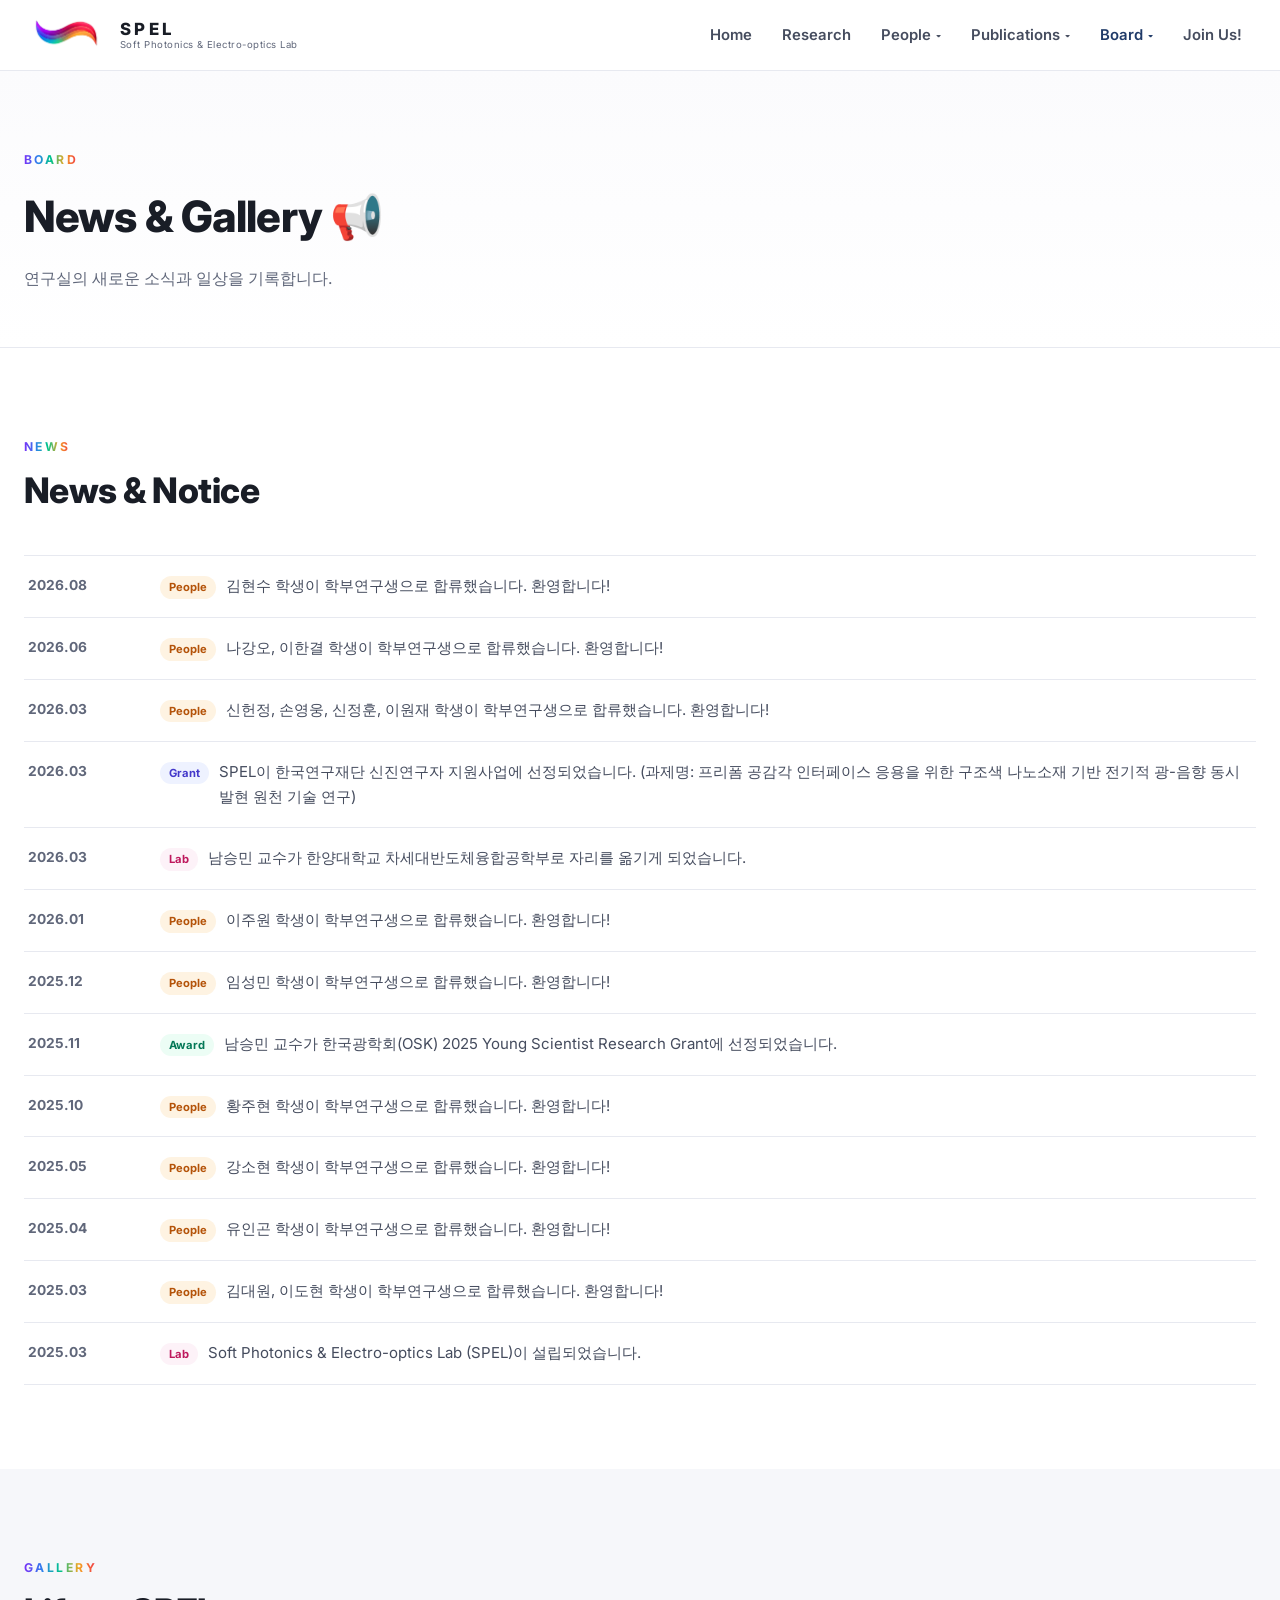
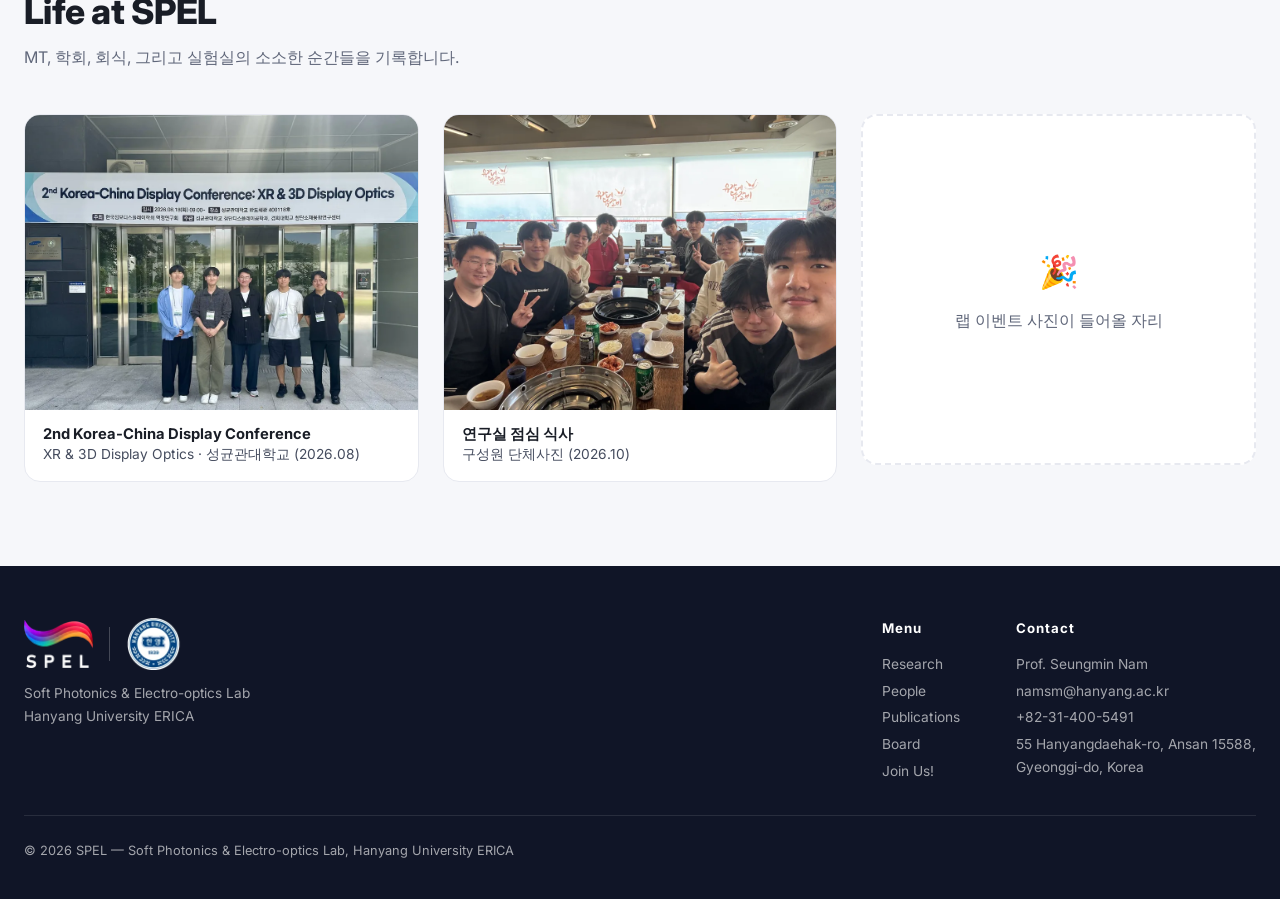
<file: board.html>
<!DOCTYPE html>
<html lang="ko">
<head>
  <meta charset="UTF-8" />
  <meta name="viewport" content="width=device-width, initial-scale=1.0" />
  <title>Board · 연구실 소식 — SPEL | Hanyang University ERICA</title>
  <meta name="description" content="SPEL 연구실 소식과 갤러리: 새 구성원, 연구과제 선정, 수상, 학회 사진. News, announcements, and photo gallery from the Soft Photonics &amp; Electro-optics Lab (SPEL), Hanyang University ERICA." />
  <link rel="canonical" href="https://spel.hanyang.ac.kr/board.html" />
  <meta property="og:type" content="website" />
  <meta property="og:site_name" content="SPEL — Soft Photonics &amp; Electro-optics Lab" />
  <meta property="og:title" content="Board · 연구실 소식 — SPEL | Hanyang University ERICA" />
  <meta property="og:description" content="SPEL 연구실 소식과 갤러리: 새 구성원, 연구과제 선정, 수상, 학회 사진. News, announcements, and photo gallery from the Soft Photonics &amp; Electro-optics Lab (SPEL), Hanyang University ERICA." />
  <meta property="og:url" content="https://spel.hanyang.ac.kr/board.html" />
  <meta property="og:image" content="https://spel.hanyang.ac.kr/assets/og-image.jpg" />
  <meta property="og:image:width" content="1200" />
  <meta property="og:image:height" content="630" />
  <meta property="og:image:alt" content="SPEL — Soft Photonics &amp; Electro-optics Lab, 한양대학교 ERICA" />
  <meta property="og:locale" content="ko_KR" />
  <meta name="twitter:card" content="summary_large_image" />
  <link rel="icon" href="assets/logo-square.png" />
  <link rel="preconnect" href="https://fonts.googleapis.com" />
  <link rel="preconnect" href="https://fonts.gstatic.com" crossorigin />
  <link href="https://fonts.googleapis.com/css2?family=Inter:wght@400;500;600;700;800&display=swap" rel="stylesheet" />
  <link rel="stylesheet" href="css/style.css" />
</head>
<body>

<header class="site-header">
  <div class="wrap">
    <a class="brand" href="index.html">
      <img src="assets/logo-wave.webp" alt="SPEL logo" width="340" height="146" />
      <span class="brand-text">
        <strong>SPEL</strong>
        <span>Soft Photonics &amp; Electro-optics Lab</span>
      </span>
    </a>
    <button class="nav-toggle" aria-label="Menu"><span></span></button>
    <nav class="nav">
      <a class="top-link" href="index.html">Home</a>
      <a class="top-link" href="research.html">Research</a>
      <div class="nav-item">
        <a class="top-link" href="people.html">People <span class="caret">▾</span></a>
        <div class="dropdown">
          <a href="people.html#pi">PI</a>
          <a href="people.html#members">Members</a>
          <a href="people.html#alumni">Alumni</a>
        </div>
      </div>
      <div class="nav-item">
        <a class="top-link" href="publications.html">Publications <span class="caret">▾</span></a>
        <div class="dropdown">
          <a href="publications.html#covers">Cover Gallery</a>
          <a href="publications.html#journals">Journals</a>
          <a href="publications.html#conferences">Conferences</a>
        </div>
      </div>
      <div class="nav-item">
        <a class="top-link" href="board.html">Board <span class="caret">▾</span></a>
        <div class="dropdown">
          <a href="board.html#news">News</a>
          <a href="board.html#gallery">Gallery</a>
        </div>
      </div>
      <a class="top-link" href="join.html">Join Us!</a>
    </nav>
  </div>
</header>

<section class="page-hero">
  <div class="wrap">
    <span class="kicker">Board</span>
    <h1>News &amp; Gallery 📢</h1>
    <p>연구실의 새로운 소식과 일상을 기록합니다.</p>
  </div>
</section>

<!-- ==================== NEWS ==================== -->
<section class="section" id="news">
  <div class="wrap">
    <div class="section-head reveal">
      <span class="kicker">News</span>
      <h2>News &amp; Notice</h2>
    </div>
    <div class="news-list reveal">
      <div class="news-item">
        <span class="date">2026.08</span>
        <span class="txt"><span class="tag people">People</span>김현수 학생이 학부연구생으로 합류했습니다. 환영합니다!</span>
      </div>
      <div class="news-item">
        <span class="date">2026.06</span>
        <span class="txt"><span class="tag people">People</span>나강오, 이한결 학생이 학부연구생으로 합류했습니다. 환영합니다!</span>
      </div>
      <div class="news-item">
        <span class="date">2026.03</span>
        <span class="txt"><span class="tag people">People</span>신헌정, 손영웅, 신정훈, 이원재 학생이 학부연구생으로 합류했습니다. 환영합니다!</span>
      </div>
      <div class="news-item">
        <span class="date">2026.03</span>
        <span class="txt"><span class="tag grant">Grant</span>SPEL이 한국연구재단 신진연구자 지원사업에 선정되었습니다. (과제명: 프리폼 공감각 인터페이스 응용을 위한 구조색 나노소재 기반 전기적 광-음향 동시 발현 원천 기술 연구)</span>
      </div>
      <div class="news-item">
        <span class="date">2026.03</span>
        <span class="txt"><span class="tag lab">Lab</span>남승민 교수가 한양대학교 차세대반도체융합공학부로 자리를 옮기게 되었습니다.</span>
      </div>
      <div class="news-item">
        <span class="date">2026.01</span>
        <span class="txt"><span class="tag people">People</span>이주원 학생이 학부연구생으로 합류했습니다. 환영합니다!</span>
      </div>
      <div class="news-item">
        <span class="date">2025.12</span>
        <span class="txt"><span class="tag people">People</span>임성민 학생이 학부연구생으로 합류했습니다. 환영합니다!</span>
      </div>
      <div class="news-item">
        <span class="date">2025.11</span>
        <span class="txt"><span class="tag award">Award</span>남승민 교수가 한국광학회(OSK) 2025 Young Scientist Research Grant에 선정되었습니다.</span>
      </div>
      <div class="news-item">
        <span class="date">2025.10</span>
        <span class="txt"><span class="tag people">People</span>황주현 학생이 학부연구생으로 합류했습니다. 환영합니다!</span>
      </div>
      <div class="news-item">
        <span class="date">2025.05</span>
        <span class="txt"><span class="tag people">People</span>강소현 학생이 학부연구생으로 합류했습니다. 환영합니다!</span>
      </div>
      <div class="news-item">
        <span class="date">2025.04</span>
        <span class="txt"><span class="tag people">People</span>유인곤 학생이 학부연구생으로 합류했습니다. 환영합니다!</span>
      </div>
      <div class="news-item">
        <span class="date">2025.03</span>
        <span class="txt"><span class="tag people">People</span>김대원, 이도현 학생이 학부연구생으로 합류했습니다. 환영합니다!</span>
      </div>
      <div class="news-item">
        <span class="date">2025.03</span>
        <span class="txt"><span class="tag lab">Lab</span>Soft Photonics &amp; Electro-optics Lab (SPEL)이 설립되었습니다.</span>
      </div>
    </div>
  </div>
</section>

<!-- ==================== GALLERY ==================== -->
<section class="section alt" id="gallery">
  <div class="wrap">
    <div class="section-head reveal">
      <span class="kicker">Gallery</span>
      <h2>Life at SPEL</h2>
      <p>MT, 학회, 회식, 그리고 실험실의 소소한 순간들을 기록합니다.</p>
    </div>
    <div class="gallery-grid">
      <!--
        사진 추가 방법:
        1. 사진을 가로 1000px(세로 600px 이상) WebP로 변환해 assets/gallery/ 폴더에 넣기
           (예: mt-2026.webp, 200KB 이하 권장. 칸에 4:3으로 잘려 보이므로 세로 기준으로 맞추기)
           · 변환은 https://squoosh.app 에서 무료로 가능: Resize 너비 1000 → 형식 WebP → 품질 80 전후
        2. 아래 placeholder 대신 이 템플릿을 복사해 붙여넣고,
           width/height 값을 변환된 사진의 실제 픽셀 크기로 바꾸기:

        <figure class="g-item reveal">
          <div class="pic"><img src="assets/gallery/mt-2026.webp" alt="설명" width="1000" height="667" loading="lazy" /></div>
          <figcaption>
            <strong>2026 여름 MT</strong>
            사진 설명을 여기에.
          </figcaption>
        </figure>
      -->
      <figure class="g-item reveal">
        <div class="pic"><img src="assets/gallery/kcdc-2026.webp" alt="2nd Korea-China Display Conference에 참가한 SPEL 구성원들" width="1000" height="709" loading="lazy" /></div>
        <figcaption>
          <strong>2nd Korea-China Display Conference</strong>
          XR &amp; 3D Display Optics · 성균관대학교 (2026.08)
        </figcaption>
      </figure>
      <figure class="g-item reveal">
        <div class="pic"><img src="assets/gallery/lunch-2026-10.webp" alt="점심 식사 자리에서 함께한 SPEL 구성원 단체사진" width="1000" height="750" loading="lazy" /></div>
        <figcaption>
          <strong>연구실 점심 식사</strong>
          구성원 단체사진 (2026.10)
        </figcaption>
      </figure>
      <div class="g-item placeholder reveal">
        <span class="big">🎉</span>
        <span>랩 이벤트 사진이 들어올 자리</span>
      </div>
    </div>
  </div>
</section>

<footer class="site-footer">
  <div class="wrap">
    <div class="top">
      <div class="f-brand">
        <div class="f-logos">
          <img src="assets/logo-white-spaced.webp" alt="SPEL" width="140" height="98" />
          <span class="f-div" aria-hidden="true"></span>
          <img class="f-seal" src="assets/hanyang-emblem.webp" alt="Hanyang University" width="112" height="106" />
        </div>
        <p>Soft Photonics &amp; Electro-optics Lab<br />Hanyang University ERICA</p>
      </div>
      <div class="cols">
        <div>
          <h4>Menu</h4>
          <a href="research.html">Research</a>
          <a href="people.html">People</a>
          <a href="publications.html">Publications</a>
          <a href="board.html">Board</a>
          <a href="join.html">Join Us!</a>
        </div>
        <div>
          <h4>Contact</h4>
          <span>Prof. Seungmin Nam</span>
          <a href="mailto:namsm@hanyang.ac.kr">namsm@hanyang.ac.kr</a>
          <span>+82-31-400-5491</span>
          <span>55 Hanyangdaehak-ro, Ansan 15588,<br />Gyeonggi-do, Korea</span>
        </div>
      </div>
    </div>
    <div class="base">
      <span>© 2026 SPEL — Soft Photonics &amp; Electro-optics Lab, Hanyang University ERICA</span>
    </div>
  </div>
</footer>

<script src="js/main.js"></script>
</body>
</html>
</file>
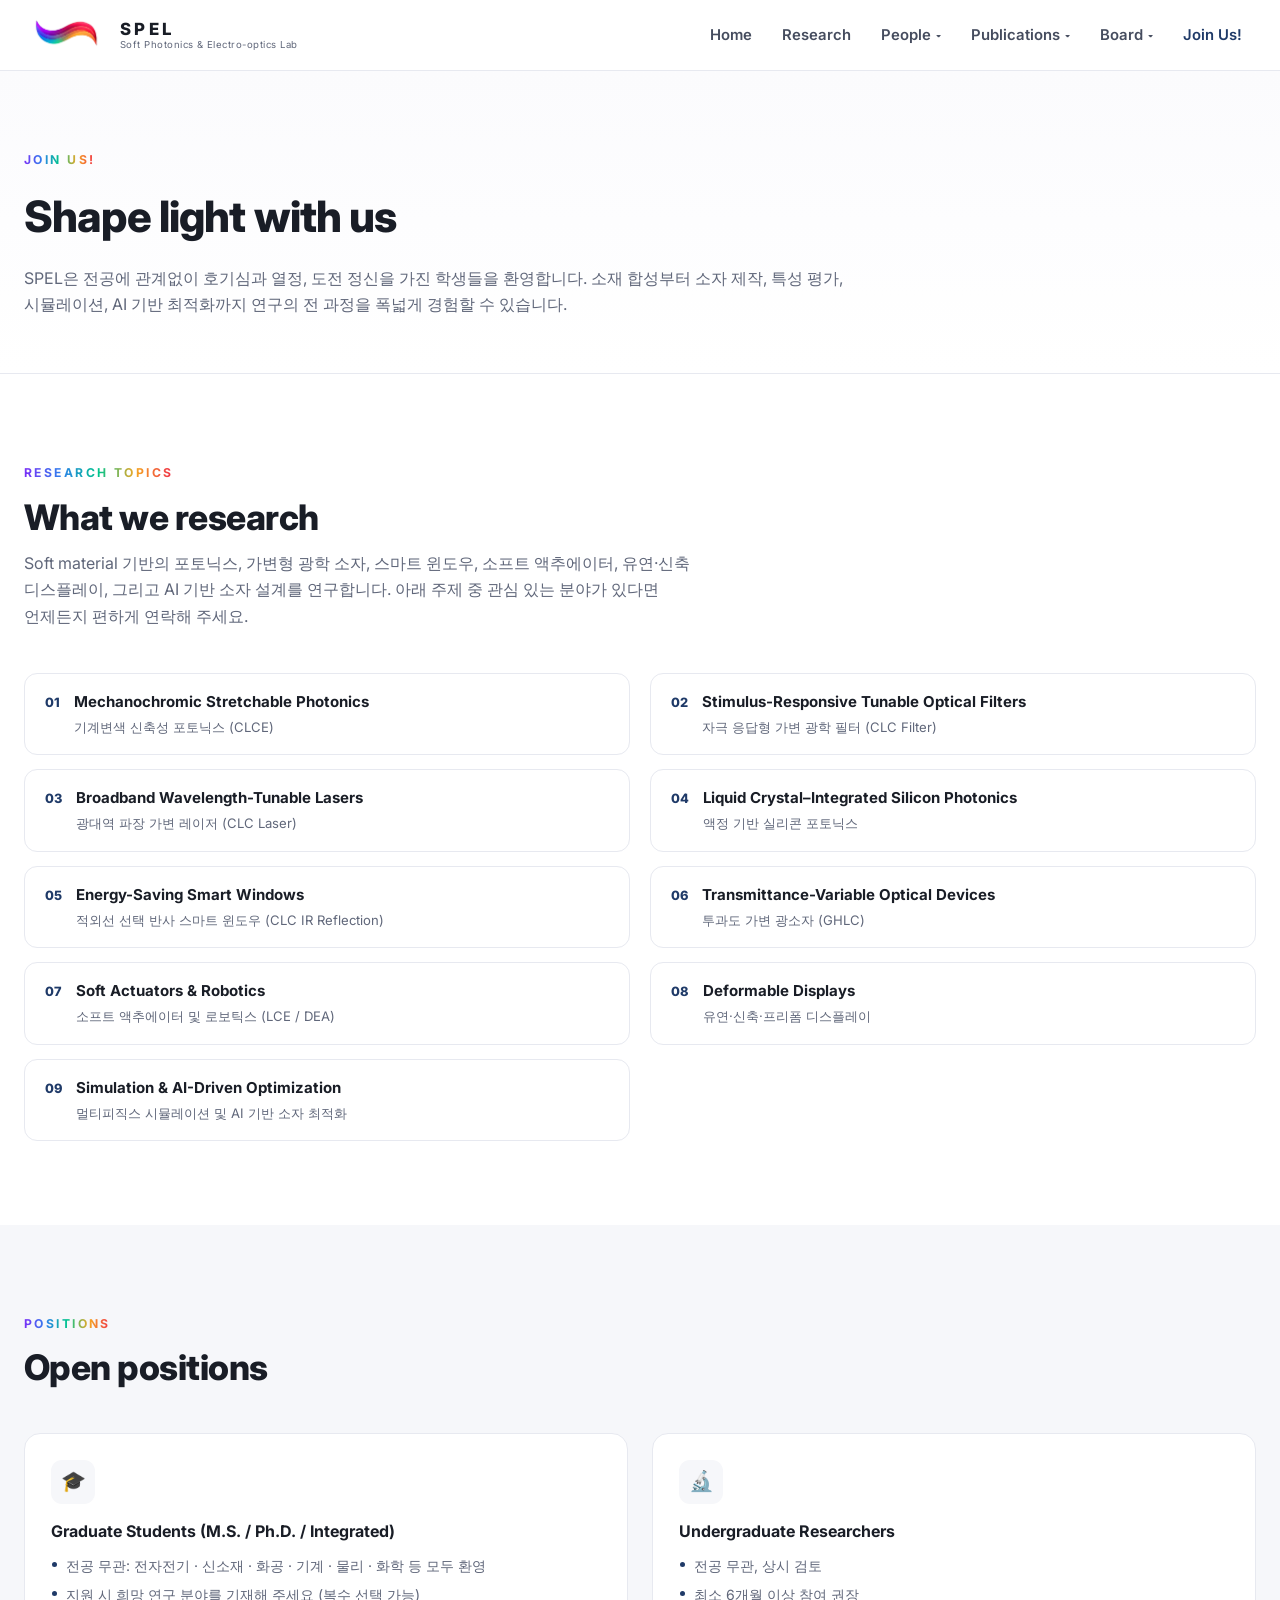
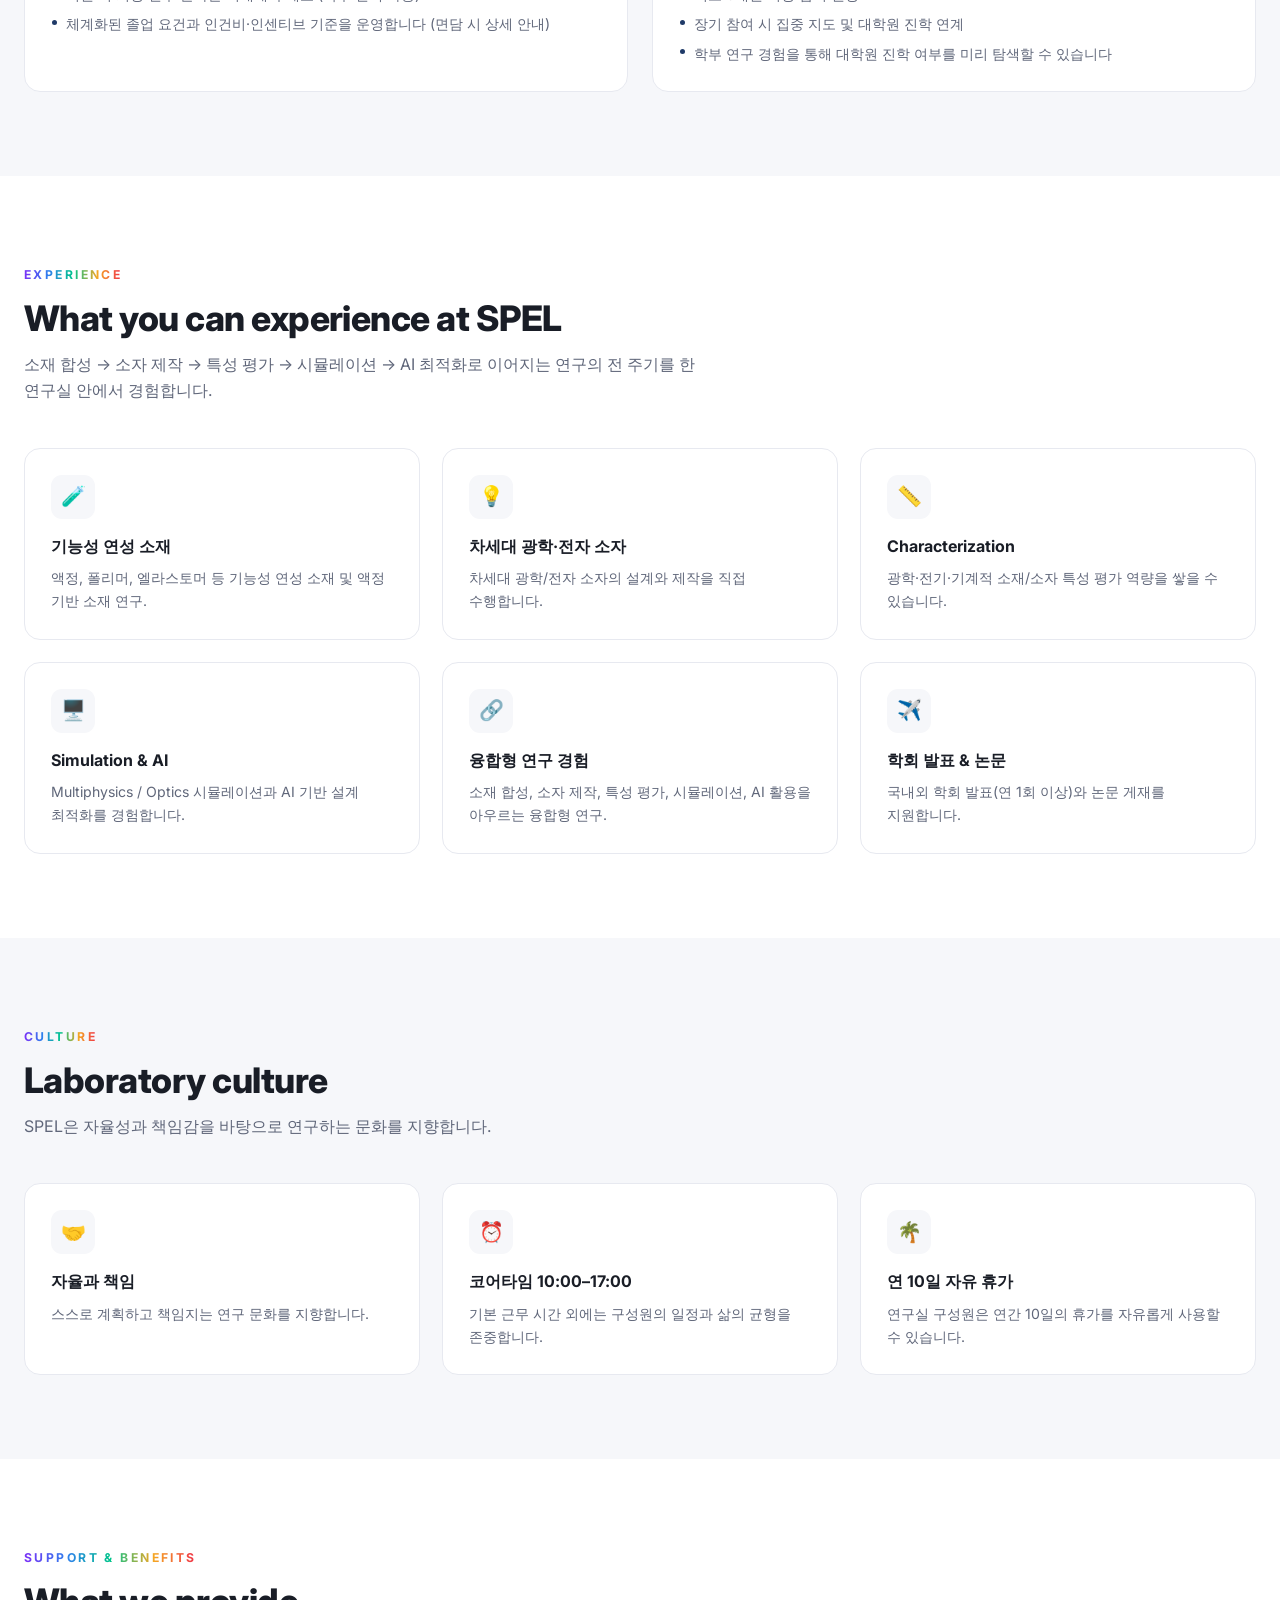
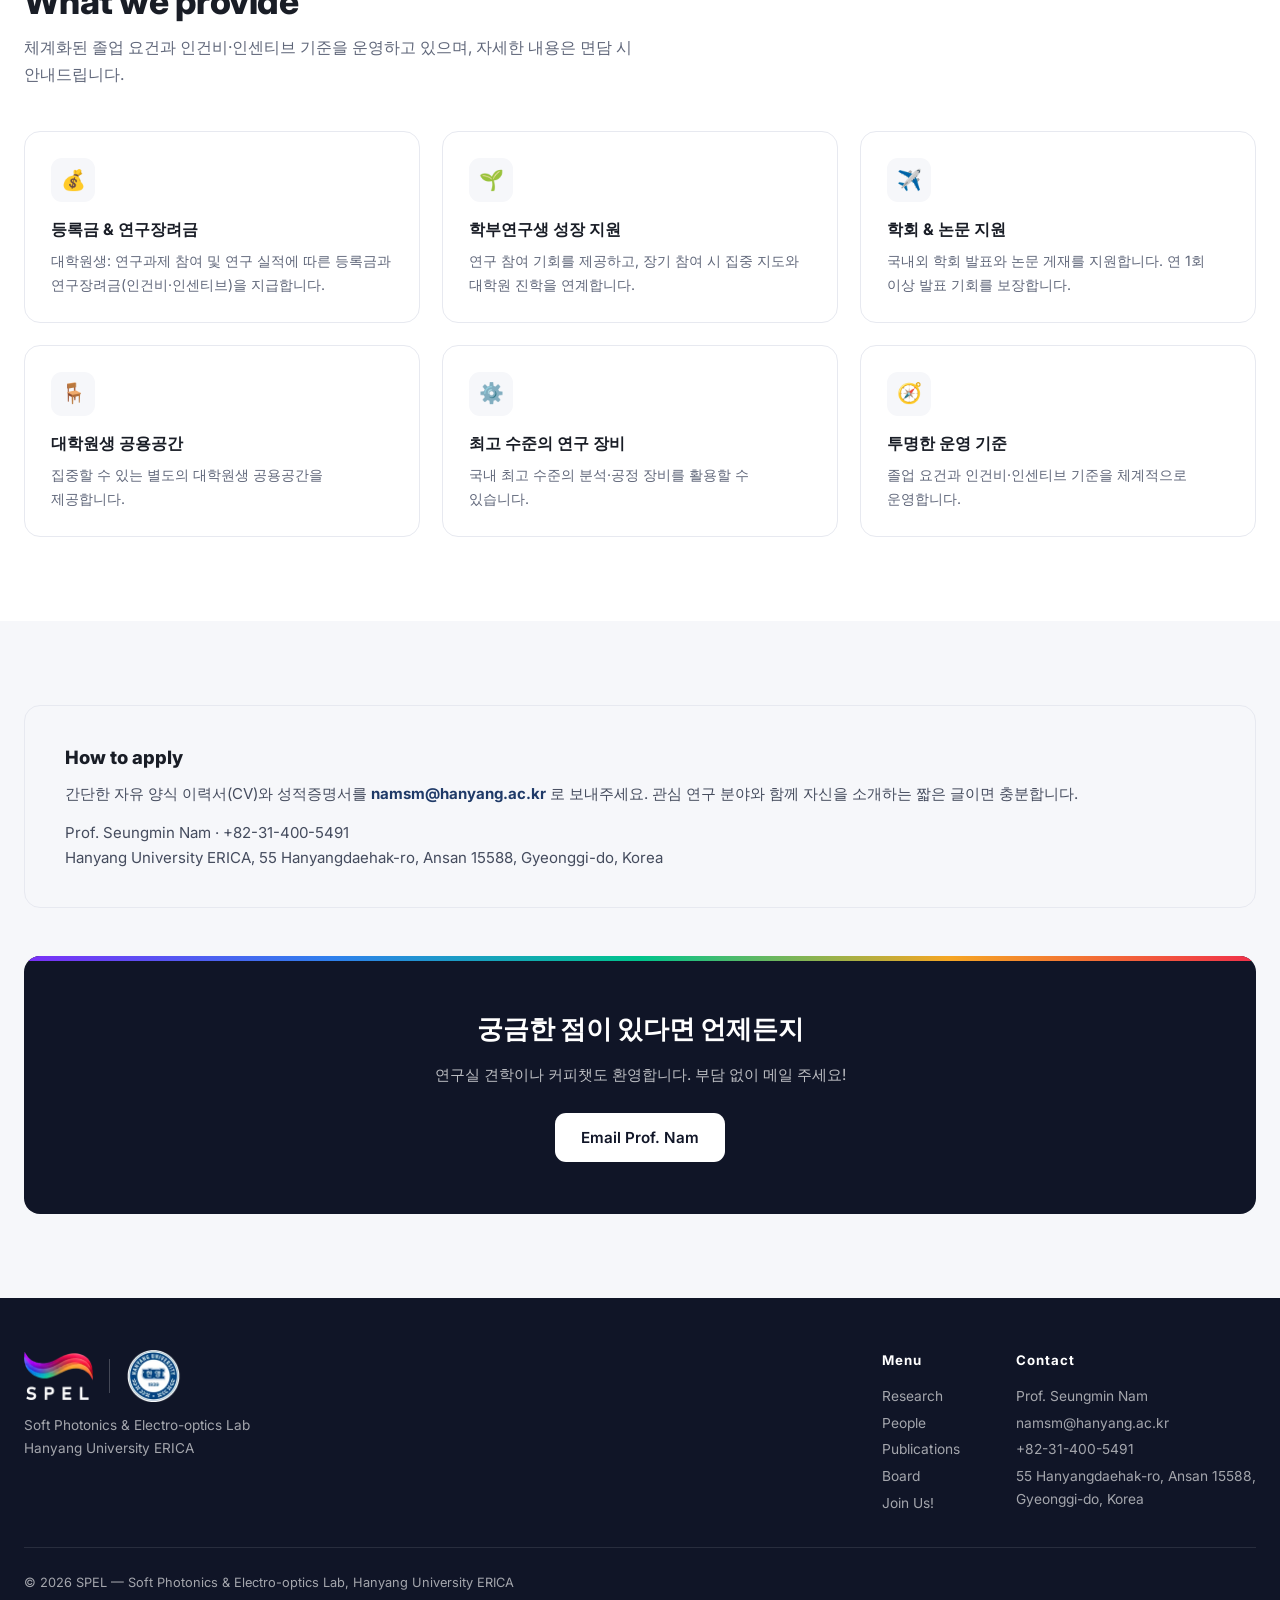
<file: join.html>
<!DOCTYPE html>
<html lang="ko">
<head>
  <meta charset="UTF-8" />
  <meta name="viewport" content="width=device-width, initial-scale=1.0" />
  <title>Join Us · 학생 모집 — SPEL | Hanyang University ERICA</title>
  <meta name="description" content="대학원생(석사·박사·석박통합)과 학부연구생을 상시 모집합니다. 전공 무관. 한양대학교 ERICA 소프트 포토닉스 및 전기광학 연구실. Join SPEL at Hanyang University ERICA: graduate and undergraduate research positions." />
  <link rel="canonical" href="https://spel.hanyang.ac.kr/join.html" />
  <meta property="og:type" content="website" />
  <meta property="og:site_name" content="SPEL — Soft Photonics &amp; Electro-optics Lab" />
  <meta property="og:title" content="Join Us · 학생 모집 — SPEL | Hanyang University ERICA" />
  <meta property="og:description" content="대학원생(석사·박사·석박통합)과 학부연구생을 상시 모집합니다. 전공 무관. 한양대학교 ERICA 소프트 포토닉스 및 전기광학 연구실. Join SPEL at Hanyang University ERICA: graduate and undergraduate research positions." />
  <meta property="og:url" content="https://spel.hanyang.ac.kr/join.html" />
  <meta property="og:image" content="https://spel.hanyang.ac.kr/assets/og-image.jpg" />
  <meta property="og:image:width" content="1200" />
  <meta property="og:image:height" content="630" />
  <meta property="og:image:alt" content="SPEL — Soft Photonics &amp; Electro-optics Lab, 한양대학교 ERICA" />
  <meta property="og:locale" content="ko_KR" />
  <meta name="twitter:card" content="summary_large_image" />
  <link rel="icon" href="assets/logo-square.png" />
  <link rel="preconnect" href="https://fonts.googleapis.com" />
  <link rel="preconnect" href="https://fonts.gstatic.com" crossorigin />
  <link href="https://fonts.googleapis.com/css2?family=Inter:wght@400;500;600;700;800&display=swap" rel="stylesheet" />
  <link rel="stylesheet" href="css/style.css" />
</head>
<body>

<header class="site-header">
  <div class="wrap">
    <a class="brand" href="index.html">
      <img src="assets/logo-wave.webp" alt="SPEL logo" width="340" height="146" />
      <span class="brand-text">
        <strong>SPEL</strong>
        <span>Soft Photonics &amp; Electro-optics Lab</span>
      </span>
    </a>
    <button class="nav-toggle" aria-label="Menu"><span></span></button>
    <nav class="nav">
      <a class="top-link" href="index.html">Home</a>
      <a class="top-link" href="research.html">Research</a>
      <div class="nav-item">
        <a class="top-link" href="people.html">People <span class="caret">▾</span></a>
        <div class="dropdown">
          <a href="people.html#pi">PI</a>
          <a href="people.html#members">Members</a>
          <a href="people.html#alumni">Alumni</a>
        </div>
      </div>
      <div class="nav-item">
        <a class="top-link" href="publications.html">Publications <span class="caret">▾</span></a>
        <div class="dropdown">
          <a href="publications.html#covers">Cover Gallery</a>
          <a href="publications.html#journals">Journals</a>
          <a href="publications.html#conferences">Conferences</a>
        </div>
      </div>
      <div class="nav-item">
        <a class="top-link" href="board.html">Board <span class="caret">▾</span></a>
        <div class="dropdown">
          <a href="board.html#news">News</a>
          <a href="board.html#gallery">Gallery</a>
        </div>
      </div>
      <a class="top-link" href="join.html">Join Us!</a>
    </nav>
  </div>
</header>

<section class="page-hero">
  <div class="wrap">
    <span class="kicker">Join Us!</span>
    <h1>Shape light with us</h1>
    <p>SPEL은 전공에 관계없이 호기심과 열정, 도전 정신을 가진 학생들을 환영합니다.
       소재 합성부터 소자 제작, 특성 평가, 시뮬레이션, AI 기반 최적화까지
       연구의 전 과정을 폭넓게 경험할 수 있습니다.</p>
  </div>
</section>

<!-- ==================== RESEARCH TOPICS ==================== -->
<section class="section">
  <div class="wrap">
    <div class="section-head reveal">
      <span class="kicker">Research Topics</span>
      <h2>What we research</h2>
      <p>Soft material 기반의 포토닉스, 가변형 광학 소자, 스마트 윈도우, 소프트 액추에이터,
         유연·신축 디스플레이, 그리고 AI 기반 소자 설계를 연구합니다. 아래 주제 중 관심 있는 분야가 있다면
         언제든지 편하게 연락해 주세요.</p>
    </div>
    <div class="topic-list reveal">
      <a href="research.html#area1">
        <span class="no">01</span>
        <span class="t"><strong>Mechanochromic Stretchable Photonics</strong><span>기계변색 신축성 포토닉스 (CLCE)</span></span>
      </a>
      <a href="research.html#area2">
        <span class="no">02</span>
        <span class="t"><strong>Stimulus-Responsive Tunable Optical Filters</strong><span>자극 응답형 가변 광학 필터 (CLC Filter)</span></span>
      </a>
      <a href="research.html#area3">
        <span class="no">03</span>
        <span class="t"><strong>Broadband Wavelength-Tunable Lasers</strong><span>광대역 파장 가변 레이저 (CLC Laser)</span></span>
      </a>
      <a href="research.html#area8">
        <span class="no">04</span>
        <span class="t"><strong>Liquid Crystal–Integrated Silicon Photonics</strong><span>액정 기반 실리콘 포토닉스</span></span>
      </a>
      <a href="research.html#area4">
        <span class="no">05</span>
        <span class="t"><strong>Energy-Saving Smart Windows</strong><span>적외선 선택 반사 스마트 윈도우 (CLC IR Reflection)</span></span>
      </a>
      <a href="research.html#area5">
        <span class="no">06</span>
        <span class="t"><strong>Transmittance-Variable Optical Devices</strong><span>투과도 가변 광소자 (GHLC)</span></span>
      </a>
      <a href="research.html#area6">
        <span class="no">07</span>
        <span class="t"><strong>Soft Actuators &amp; Robotics</strong><span>소프트 액추에이터 및 로보틱스 (LCE / DEA)</span></span>
      </a>
      <a href="research.html#area9">
        <span class="no">08</span>
        <span class="t"><strong>Deformable Displays</strong><span>유연·신축·프리폼 디스플레이</span></span>
      </a>
      <a href="research.html#area7">
        <span class="no">09</span>
        <span class="t"><strong>Simulation &amp; AI-Driven Optimization</strong><span>멀티피직스 시뮬레이션 및 AI 기반 소자 최적화</span></span>
      </a>
    </div>
  </div>
</section>

<!-- ==================== POSITIONS ==================== -->
<section class="section alt">
  <div class="wrap">
    <div class="section-head reveal">
      <span class="kicker">Positions</span>
      <h2>Open positions</h2>
    </div>
    <div class="cat-grid cols-2">
      <div class="perk reveal">
        <div class="ico">🎓</div>
        <h3>Graduate Students (M.S. / Ph.D. / Integrated)</h3>
        <ul>
          <li>전공 무관: 전자전기 · 신소재 · 화공 · 기계 · 물리 · 화학 등 모두 환영</li>
          <li>지원 시 희망 연구 분야를 기재해 주세요 (복수 선택 가능)</li>
          <li>체계화된 졸업 요건과 인건비·인센티브 기준을 운영합니다 (면담 시 상세 안내)</li>
        </ul>
      </div>
      <div class="perk reveal">
        <div class="ico">🔬</div>
        <h3>Undergraduate Researchers</h3>
        <ul>
          <li>전공 무관, 상시 검토</li>
          <li>최소 6개월 이상 참여 권장</li>
          <li>장기 참여 시 집중 지도 및 대학원 진학 연계</li>
          <li>학부 연구 경험을 통해 대학원 진학 여부를 미리 탐색할 수 있습니다</li>
        </ul>
      </div>
    </div>
  </div>
</section>

<!-- ==================== EXPERIENCE ==================== -->
<section class="section">
  <div class="wrap">
    <div class="section-head reveal">
      <span class="kicker">Experience</span>
      <h2>What you can experience at SPEL</h2>
      <p>소재 합성 → 소자 제작 → 특성 평가 → 시뮬레이션 → AI 최적화로 이어지는
         연구의 전 주기를 한 연구실 안에서 경험합니다.</p>
    </div>
    <div class="perk-grid">
      <div class="perk reveal">
        <div class="ico">🧪</div>
        <h3>기능성 연성 소재</h3>
        <p>액정, 폴리머, 엘라스토머 등 기능성 연성 소재 및 액정 기반 소재 연구.</p>
      </div>
      <div class="perk reveal">
        <div class="ico">💡</div>
        <h3>차세대 광학·전자 소자</h3>
        <p>차세대 광학/전자 소자의 설계와 제작을 직접 수행합니다.</p>
      </div>
      <div class="perk reveal">
        <div class="ico">📏</div>
        <h3>Characterization</h3>
        <p>광학·전기·기계적 소재/소자 특성 평가 역량을 쌓을 수 있습니다.</p>
      </div>
      <div class="perk reveal">
        <div class="ico">🖥️</div>
        <h3>Simulation &amp; AI</h3>
        <p>Multiphysics / Optics 시뮬레이션과 AI 기반 설계 최적화를 경험합니다.</p>
      </div>
      <div class="perk reveal">
        <div class="ico">🔗</div>
        <h3>융합형 연구 경험</h3>
        <p>소재 합성, 소자 제작, 특성 평가, 시뮬레이션, AI 활용을 아우르는 융합형 연구.</p>
      </div>
      <div class="perk reveal">
        <div class="ico">✈️</div>
        <h3>학회 발표 &amp; 논문</h3>
        <p>국내외 학회 발표(연 1회 이상)와 논문 게재를 지원합니다.</p>
      </div>
    </div>
  </div>
</section>

<!-- ==================== CULTURE ==================== -->
<section class="section alt">
  <div class="wrap">
    <div class="section-head reveal">
      <span class="kicker">Culture</span>
      <h2>Laboratory culture</h2>
      <p>SPEL은 자율성과 책임감을 바탕으로 연구하는 문화를 지향합니다.</p>
    </div>
    <div class="perk-grid">
      <div class="perk reveal">
        <div class="ico">🤝</div>
        <h3>자율과 책임</h3>
        <p>스스로 계획하고 책임지는 연구 문화를 지향합니다.</p>
      </div>
      <div class="perk reveal">
        <div class="ico">⏰</div>
        <h3>코어타임 10:00–17:00</h3>
        <p>기본 근무 시간 외에는 구성원의 일정과 삶의 균형을 존중합니다.</p>
      </div>
      <div class="perk reveal">
        <div class="ico">🌴</div>
        <h3>연 10일 자유 휴가</h3>
        <p>연구실 구성원은 연간 10일의 휴가를 자유롭게 사용할 수 있습니다.</p>
      </div>
    </div>
  </div>
</section>

<!-- ==================== SUPPORT ==================== -->
<section class="section">
  <div class="wrap">
    <div class="section-head reveal">
      <span class="kicker">Support &amp; Benefits</span>
      <h2>What we provide</h2>
      <p>체계화된 졸업 요건과 인건비·인센티브 기준을 운영하고 있으며,
         자세한 내용은 면담 시 안내드립니다.</p>
    </div>
    <div class="perk-grid">
      <div class="perk reveal">
        <div class="ico">💰</div>
        <h3>등록금 &amp; 연구장려금</h3>
        <p>대학원생: 연구과제 참여 및 연구 실적에 따른 등록금과 연구장려금(인건비·인센티브)을 지급합니다.</p>
      </div>
      <div class="perk reveal">
        <div class="ico">🌱</div>
        <h3>학부연구생 성장 지원</h3>
        <p>연구 참여 기회를 제공하고, 장기 참여 시 집중 지도와 대학원 진학을 연계합니다.</p>
      </div>
      <div class="perk reveal">
        <div class="ico">✈️</div>
        <h3>학회 &amp; 논문 지원</h3>
        <p>국내외 학회 발표와 논문 게재를 지원합니다. 연 1회 이상 발표 기회를 보장합니다.</p>
      </div>
      <div class="perk reveal">
        <div class="ico">🪑</div>
        <h3>대학원생 공용공간</h3>
        <p>집중할 수 있는 별도의 대학원생 공용공간을 제공합니다.</p>
      </div>
      <div class="perk reveal">
        <div class="ico">⚙️</div>
        <h3>최고 수준의 연구 장비</h3>
        <p>국내 최고 수준의 분석·공정 장비를 활용할 수 있습니다.</p>
      </div>
      <div class="perk reveal">
        <div class="ico">🧭</div>
        <h3>투명한 운영 기준</h3>
        <p>졸업 요건과 인건비·인센티브 기준을 체계적으로 운영합니다.</p>
      </div>
    </div>
  </div>
</section>

<!-- ==================== APPLY ==================== -->
<section class="section alt">
  <div class="wrap">
    <div class="apply-box reveal" style="margin-top:0;">
      <h3>How to apply</h3>
      <p>
        간단한 자유 양식 이력서(CV)와 성적증명서를 <span class="mail">namsm@hanyang.ac.kr</span> 로 보내주세요.
        관심 연구 분야와 함께 자신을 소개하는 짧은 글이면 충분합니다.
      </p>
      <p style="margin-top:14px;">
        Prof. Seungmin Nam · +82-31-400-5491<br />
        Hanyang University ERICA, 55 Hanyangdaehak-ro, Ansan 15588, Gyeonggi-do, Korea
      </p>
    </div>

    <div class="join-banner reveal" style="margin-top:48px;">
      <h3>궁금한 점이 있다면 언제든지</h3>
      <p>연구실 견학이나 커피챗도 환영합니다. 부담 없이 메일 주세요!</p>
      <a class="btn" href="mailto:namsm@hanyang.ac.kr">Email Prof. Nam</a>
    </div>
  </div>
</section>

<footer class="site-footer">
  <div class="wrap">
    <div class="top">
      <div class="f-brand">
        <div class="f-logos">
          <img src="assets/logo-white-spaced.webp" alt="SPEL" width="140" height="98" />
          <span class="f-div" aria-hidden="true"></span>
          <img class="f-seal" src="assets/hanyang-emblem.webp" alt="Hanyang University" width="112" height="106" />
        </div>
        <p>Soft Photonics &amp; Electro-optics Lab<br />Hanyang University ERICA</p>
      </div>
      <div class="cols">
        <div>
          <h4>Menu</h4>
          <a href="research.html">Research</a>
          <a href="people.html">People</a>
          <a href="publications.html">Publications</a>
          <a href="board.html">Board</a>
          <a href="join.html">Join Us!</a>
        </div>
        <div>
          <h4>Contact</h4>
          <span>Prof. Seungmin Nam</span>
          <a href="mailto:namsm@hanyang.ac.kr">namsm@hanyang.ac.kr</a>
          <span>+82-31-400-5491</span>
          <span>55 Hanyangdaehak-ro, Ansan 15588,<br />Gyeonggi-do, Korea</span>
        </div>
      </div>
    </div>
    <div class="base">
      <span>© 2026 SPEL — Soft Photonics &amp; Electro-optics Lab, Hanyang University ERICA</span>
    </div>
  </div>
</footer>

<script src="js/main.js"></script>
</body>
</html>
</file>
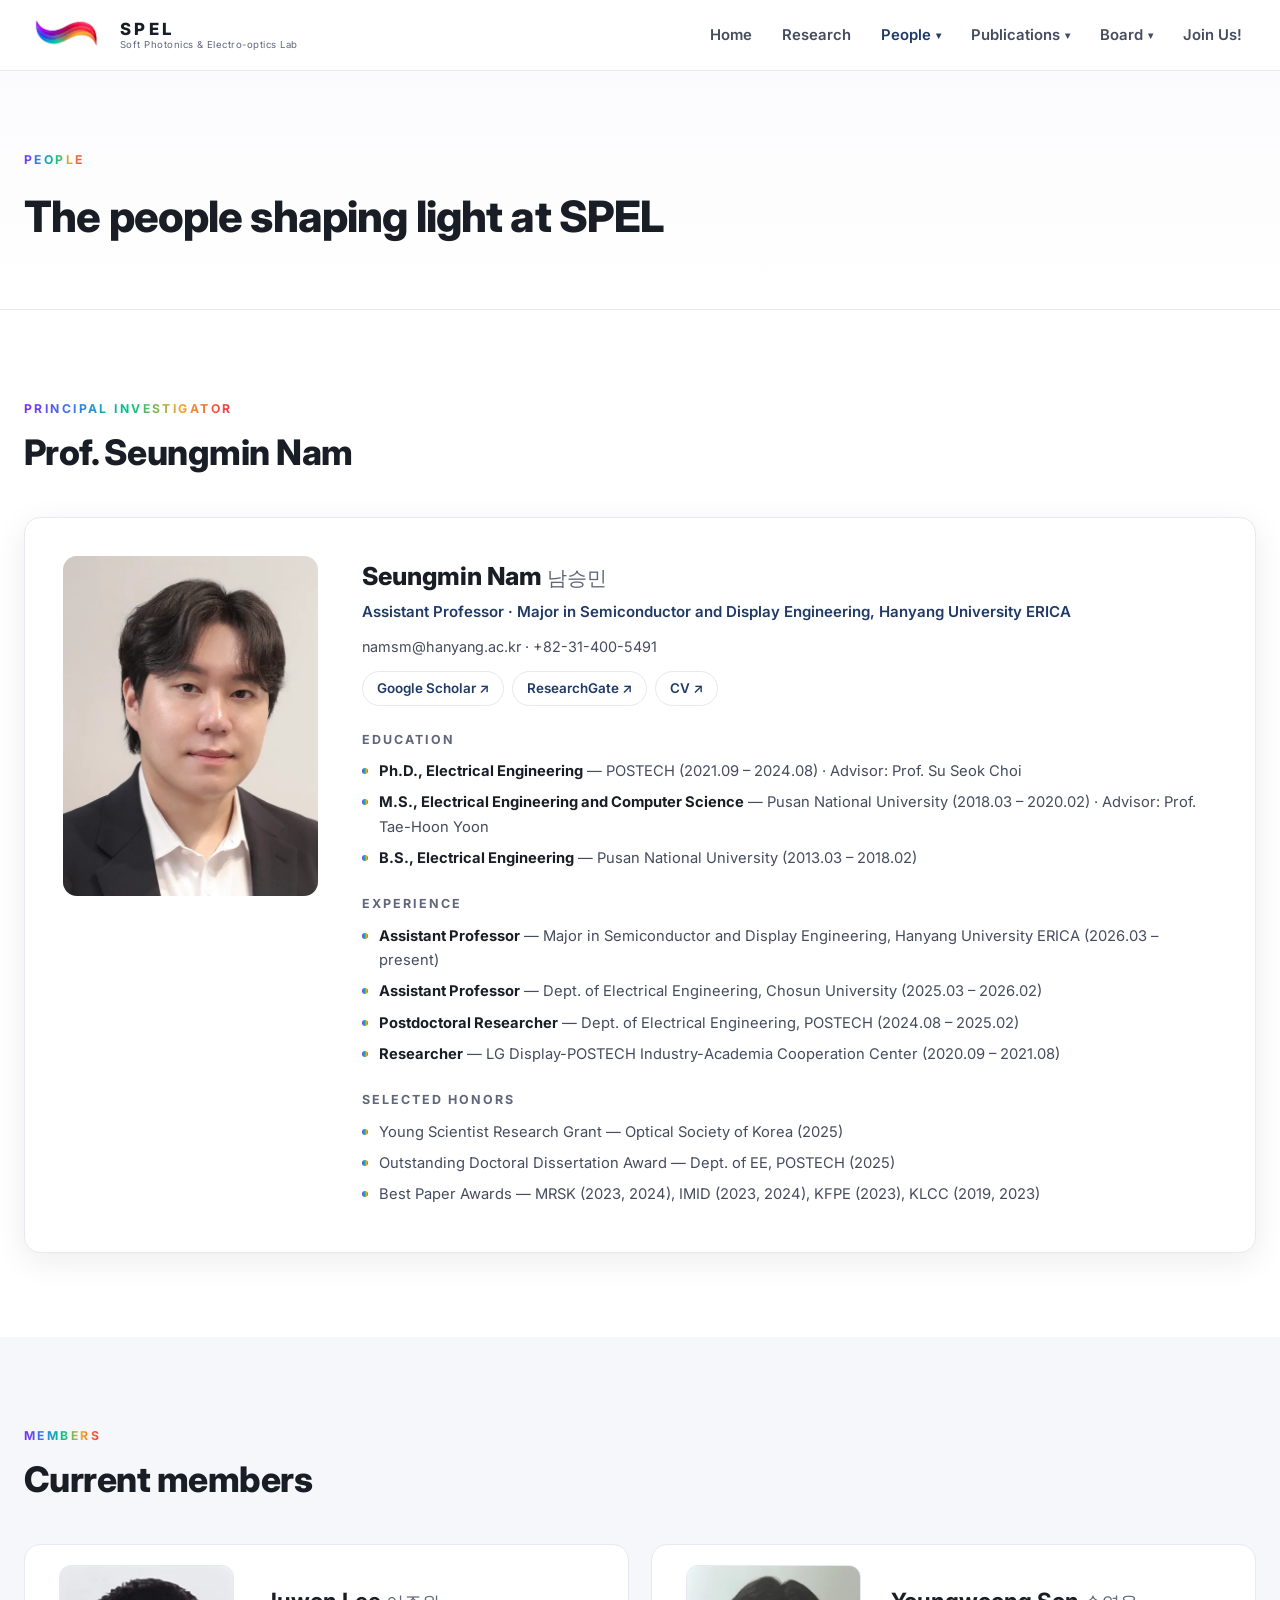
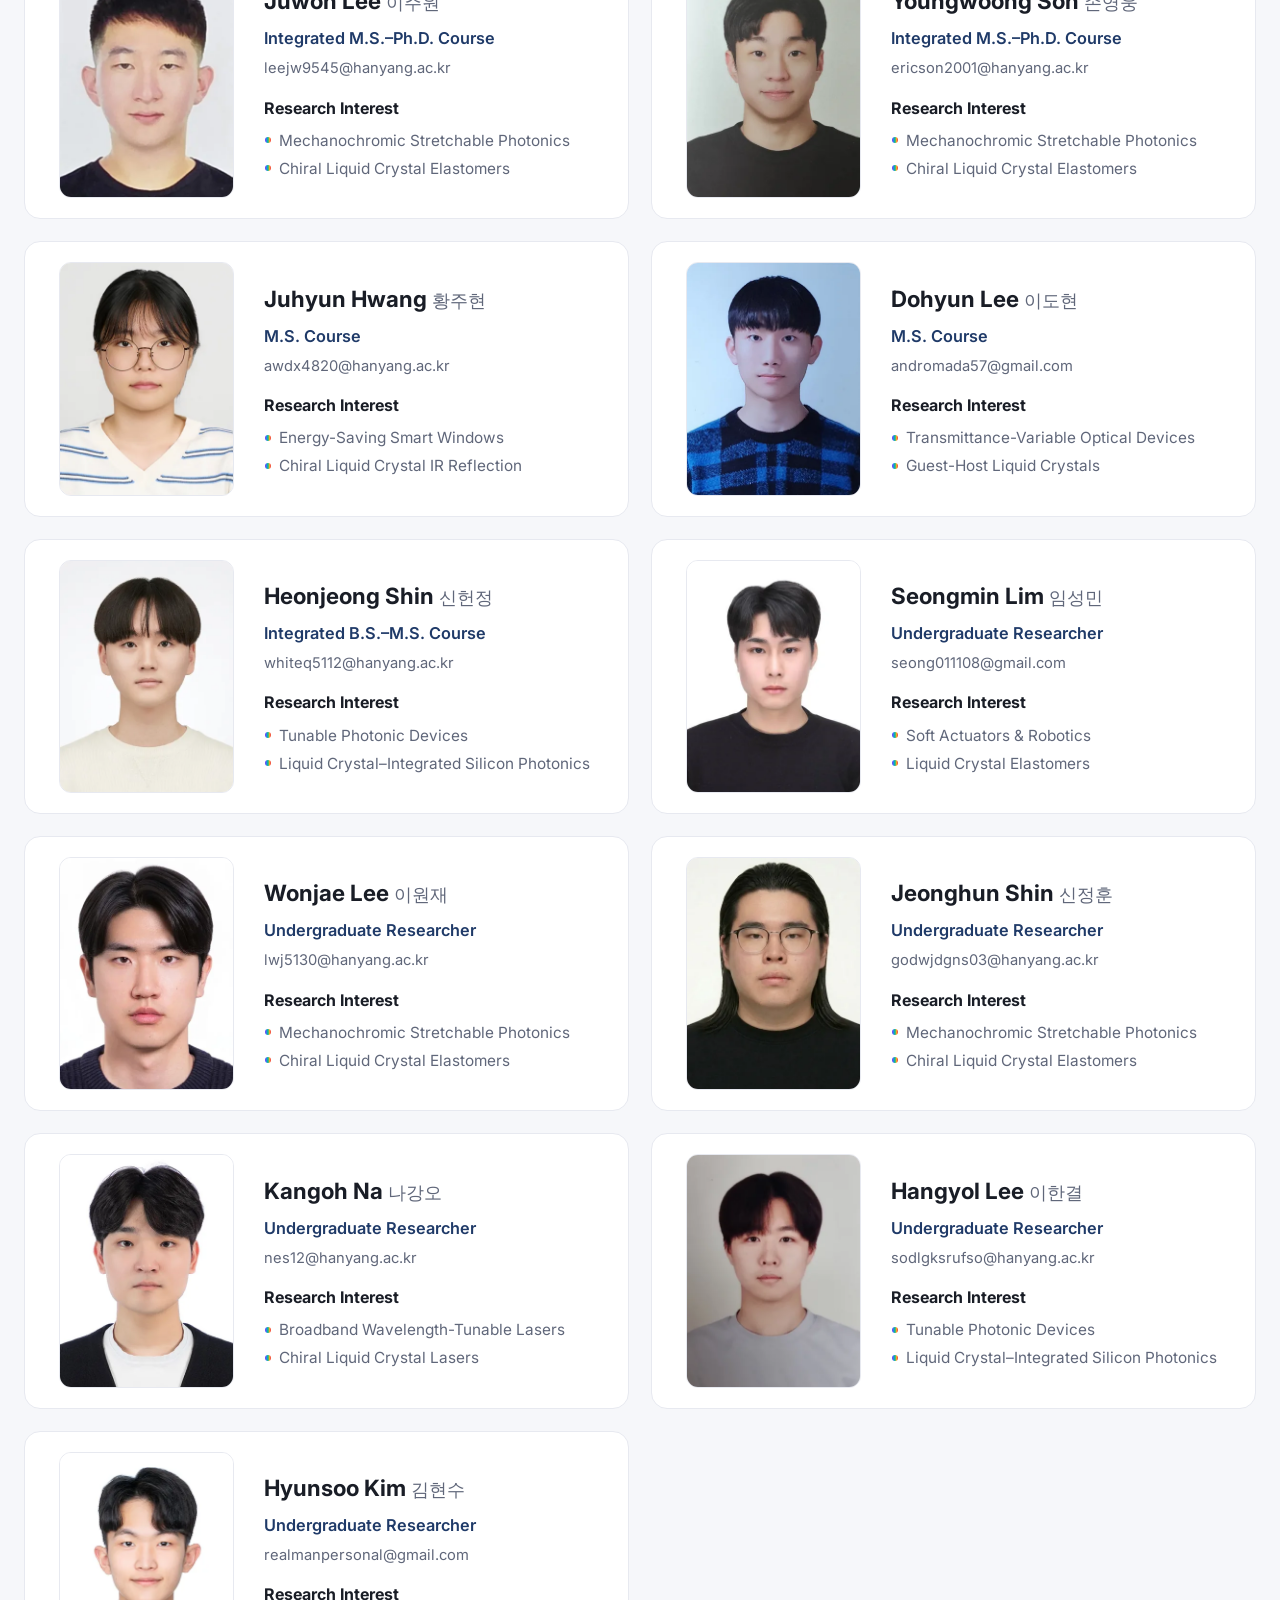
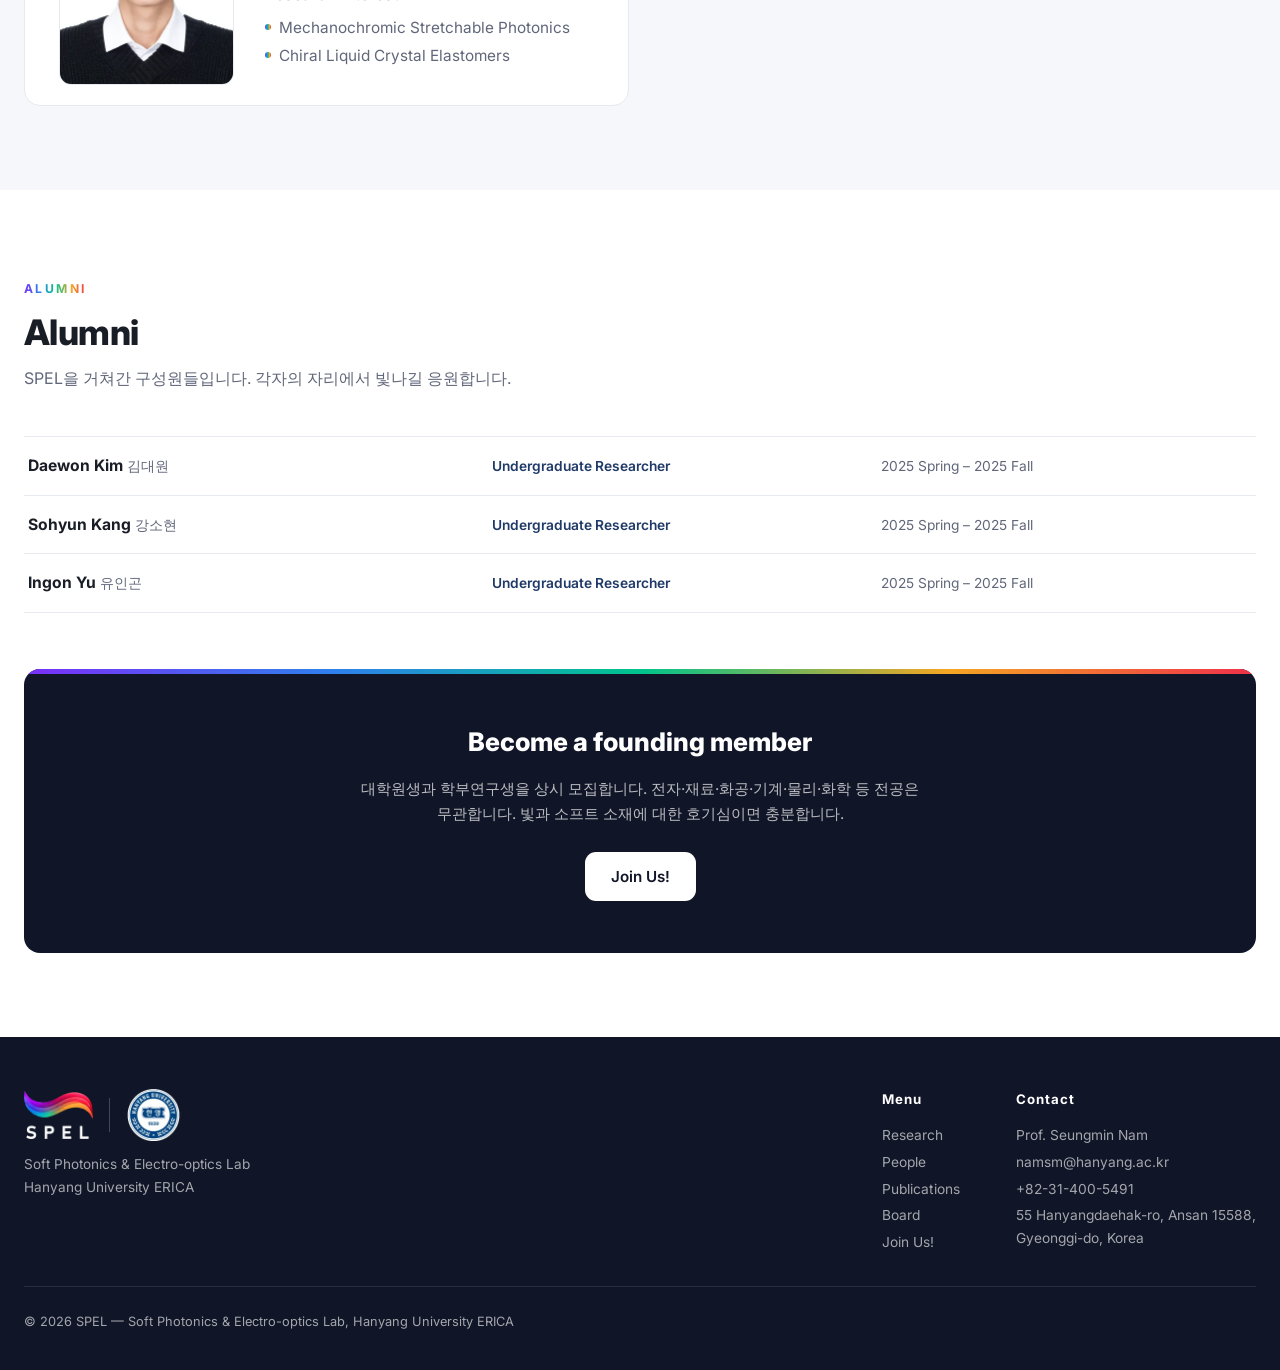
<file: people.html>
<!DOCTYPE html>
<html lang="en">
<head>
  <meta charset="UTF-8" />
  <meta name="viewport" content="width=device-width, initial-scale=1.0" />
  <title>People · 구성원 — SPEL | Hanyang University ERICA</title>
  <meta name="description" content="SPEL 구성원: 남승민 교수(PI), 대학원생, 학부연구생, 졸업생. Members of the Soft Photonics &amp; Electro-optics Lab (SPEL), Hanyang University ERICA." />
  <link rel="canonical" href="https://spel.hanyang.ac.kr/people.html" />
  <meta property="og:type" content="website" />
  <meta property="og:site_name" content="SPEL — Soft Photonics &amp; Electro-optics Lab" />
  <meta property="og:title" content="People · 구성원 — SPEL | Hanyang University ERICA" />
  <meta property="og:description" content="SPEL 구성원: 남승민 교수(PI), 대학원생, 학부연구생, 졸업생. Members of the Soft Photonics &amp; Electro-optics Lab (SPEL), Hanyang University ERICA." />
  <meta property="og:url" content="https://spel.hanyang.ac.kr/people.html" />
  <meta property="og:image" content="https://spel.hanyang.ac.kr/assets/og-image.jpg" />
  <meta property="og:image:width" content="1200" />
  <meta property="og:image:height" content="630" />
  <meta property="og:image:alt" content="SPEL — Soft Photonics &amp; Electro-optics Lab, 한양대학교 ERICA" />
  <meta property="og:locale" content="ko_KR" />
  <meta name="twitter:card" content="summary_large_image" />
  <link rel="icon" href="assets/logo-square.png" />
  <link rel="preconnect" href="https://fonts.googleapis.com" />
  <link rel="preconnect" href="https://fonts.gstatic.com" crossorigin />
  <link href="https://fonts.googleapis.com/css2?family=Inter:wght@400;500;600;700;800&display=swap" rel="stylesheet" />
  <link rel="stylesheet" href="css/style.css" />
</head>
<body>

<header class="site-header">
  <div class="wrap">
    <a class="brand" href="index.html">
      <img src="assets/logo-wave.webp" alt="SPEL logo" width="340" height="146" />
      <span class="brand-text">
        <strong>SPEL</strong>
        <span>Soft Photonics &amp; Electro-optics Lab</span>
      </span>
    </a>
    <button class="nav-toggle" aria-label="Menu"><span></span></button>
    <nav class="nav">
      <a class="top-link" href="index.html">Home</a>
      <a class="top-link" href="research.html">Research</a>
      <div class="nav-item">
        <a class="top-link" href="people.html">People <span class="caret">▾</span></a>
        <div class="dropdown">
          <a href="#pi">PI</a>
          <a href="#members">Members</a>
          <a href="#alumni">Alumni</a>
        </div>
      </div>
      <div class="nav-item">
        <a class="top-link" href="publications.html">Publications <span class="caret">▾</span></a>
        <div class="dropdown">
          <a href="publications.html#covers">Cover Gallery</a>
          <a href="publications.html#journals">Journals</a>
          <a href="publications.html#conferences">Conferences</a>
        </div>
      </div>
      <div class="nav-item">
        <a class="top-link" href="board.html">Board <span class="caret">▾</span></a>
        <div class="dropdown">
          <a href="board.html#news">News</a>
          <a href="board.html#gallery">Gallery</a>
        </div>
      </div>
      <a class="top-link" href="join.html">Join Us!</a>
    </nav>
  </div>
</header>

<section class="page-hero">
  <div class="wrap">
    <span class="kicker">People</span>
    <h1>The people shaping light at SPEL</h1>
  </div>
</section>

<!-- ==================== PI ==================== -->
<section class="section" id="pi">
  <div class="wrap">
    <div class="section-head reveal">
      <span class="kicker">Principal Investigator</span>
      <h2>Prof. Seungmin Nam</h2>
    </div>

    <div class="pi-card reveal">
      <div class="pi-photo">
        <img src="assets/pi-photo.webp" alt="Prof. Seungmin Nam" width="520" height="693" />
      </div>
      <div class="pi-info">
        <h3>Seungmin Nam <span class="kr">남승민</span></h3>
        <div class="role">Assistant Professor · Major in Semiconductor and Display Engineering, Hanyang University ERICA</div>
        <div class="contact-line">
          namsm@hanyang.ac.kr · +82-31-400-5491
        </div>
        <div class="pi-links">
          <a href="https://scholar.google.com/citations?user=kJtxaQcAAAAJ&amp;hl=en" target="_blank" rel="noopener">Google Scholar ↗</a>
          <a href="https://www.researchgate.net/profile/Seungmin-Nam-2" target="_blank" rel="noopener">ResearchGate ↗</a>
          <a href="assets/cv/Seungmin-Nam-CV.pdf" target="_blank" rel="noopener">CV ↗</a>
        </div>
        <div class="cv-block">
          <h4>Education</h4>
          <ul>
            <li><strong>Ph.D., Electrical Engineering</strong> — POSTECH (2021.09 – 2024.08) · Advisor: Prof. Su Seok Choi</li>
            <li><strong>M.S., Electrical Engineering and Computer Science</strong> — Pusan National University (2018.03 – 2020.02) · Advisor: Prof. Tae-Hoon Yoon</li>
            <li><strong>B.S., Electrical Engineering</strong> — Pusan National University (2013.03 – 2018.02)</li>
          </ul>
        </div>

        <div class="cv-block">
          <h4>Experience</h4>
          <ul>
            <li><strong>Assistant Professor</strong> — Major in Semiconductor and Display Engineering, Hanyang University ERICA (2026.03 – present)</li>
            <li><strong>Assistant Professor</strong> — Dept. of Electrical Engineering, Chosun University (2025.03 – 2026.02)</li>
            <li><strong>Postdoctoral Researcher</strong> — Dept. of Electrical Engineering, POSTECH (2024.08 – 2025.02)</li>
            <li><strong>Researcher</strong> — LG Display-POSTECH Industry-Academia Cooperation Center (2020.09 – 2021.08)</li>
          </ul>
        </div>

        <div class="cv-block">
          <h4>Selected Honors</h4>
          <ul>
            <li>Young Scientist Research Grant — Optical Society of Korea (2025)</li>
            <li>Outstanding Doctoral Dissertation Award — Dept. of EE, POSTECH (2025)</li>
            <li>Best Paper Awards — MRSK (2023, 2024), IMID (2023, 2024), KFPE (2023), KLCC (2019, 2023)</li>
          </ul>
        </div>
      </div>
    </div>
  </div>
</section>

<!-- ==================== MEMBERS ==================== -->
<section class="section alt" id="members">
  <div class="wrap">
    <div class="section-head reveal">
      <span class="kicker">Members</span>
      <h2>Current members</h2>
    </div>

    <!--
      멤버 추가 방법:
      1. 증명사진(세로 3:4)을 가로 360px WebP로 변환해 assets/members/ 폴더에 넣기 (예: gildong-hong.webp, 50KB 이하 권장)
         · 변환은 https://squoosh.app 에서 무료로 가능: Resize 너비 360 → 형식 WebP → 품질 80 전후
      2. 아래 .member 블록 하나를 복사해 이름·이메일·연구 분야와 img의 src, width/height(실제 픽셀 크기)를 바꾸기
    -->
    <div class="member-grid">
      <div class="member reveal">
        <div class="photo"><img src="assets/members/juwon-lee.webp" alt="Juwon Lee" width="360" height="480" loading="lazy" /></div>
        <div class="info">
        <h3>Juwon Lee <span class="kr">이주원</span></h3>
        <div class="role">Integrated M.S.–Ph.D. Course</div>
        <div class="m-mail"><a href="mailto:leejw9545@hanyang.ac.kr">leejw9545@hanyang.ac.kr</a></div>
        <div class="ri-block">
          <span class="ri">Research Interest</span>
          <ul class="ri-list"><li>Mechanochromic Stretchable Photonics</li><li>Chiral Liquid Crystal Elastomers</li></ul>
        </div>
        </div>
      </div>
      <div class="member reveal">
        <div class="photo"><img src="assets/members/youngwoong-son.webp" alt="Youngwoong Son" width="360" height="494" loading="lazy" /></div>
        <div class="info">
        <h3>Youngwoong Son <span class="kr">손영웅</span></h3>
        <div class="role">Integrated M.S.–Ph.D. Course</div>
        <div class="m-mail"><a href="mailto:ericson2001@hanyang.ac.kr">ericson2001@hanyang.ac.kr</a></div>
        <div class="ri-block">
          <span class="ri">Research Interest</span>
          <ul class="ri-list"><li>Mechanochromic Stretchable Photonics</li><li>Chiral Liquid Crystal Elastomers</li></ul>
        </div>
        </div>
      </div>
      <div class="member reveal">
        <div class="photo"><img src="assets/members/juhyun-hwang.webp" alt="Juhyun Hwang" width="360" height="480" loading="lazy" /></div>
        <div class="info">
        <h3>Juhyun Hwang <span class="kr">황주현</span></h3>
        <div class="role">M.S. Course</div>
        <div class="m-mail"><a href="mailto:awdx4820@hanyang.ac.kr">awdx4820@hanyang.ac.kr</a></div>
        <div class="ri-block">
          <span class="ri">Research Interest</span>
          <ul class="ri-list"><li>Energy-Saving Smart Windows</li><li>Chiral Liquid Crystal IR Reflection</li></ul>
        </div>
        </div>
      </div>
      <div class="member reveal">
        <div class="photo"><img src="assets/members/dohyun-lee.webp" alt="Dohyun Lee" width="360" height="468" loading="lazy" /></div>
        <div class="info">
        <h3>Dohyun Lee <span class="kr">이도현</span></h3>
        <div class="role">M.S. Course</div>
        <div class="m-mail"><a href="mailto:andromada57@gmail.com">andromada57@gmail.com</a></div>
        <div class="ri-block">
          <span class="ri">Research Interest</span>
          <ul class="ri-list"><li>Transmittance-Variable Optical Devices</li><li>Guest-Host Liquid Crystals</li></ul>
        </div>
        </div>
      </div>
      <div class="member reveal">
        <div class="photo"><img src="assets/members/heonjeong-shin.webp" alt="Heonjeong Shin" width="360" height="495" loading="lazy" /></div>
        <div class="info">
        <h3>Heonjeong Shin <span class="kr">신헌정</span></h3>
        <div class="role">Integrated B.S.–M.S. Course</div>
        <div class="m-mail"><a href="mailto:whiteq5112@hanyang.ac.kr">whiteq5112@hanyang.ac.kr</a></div>
        <div class="ri-block">
          <span class="ri">Research Interest</span>
          <ul class="ri-list"><li>Tunable Photonic Devices</li><li>Liquid Crystal–Integrated Silicon Photonics</li></ul>
        </div>
        </div>
      </div>
      <div class="member reveal">
        <div class="photo"><img src="assets/members/seongmin-lim.webp" alt="Seongmin Lim" width="360" height="468" loading="lazy" /></div>
        <div class="info">
        <h3>Seongmin Lim <span class="kr">임성민</span></h3>
        <div class="role">Undergraduate Researcher</div>
        <div class="m-mail"><a href="mailto:seong011108@gmail.com">seong011108@gmail.com</a></div>
        <div class="ri-block">
          <span class="ri">Research Interest</span>
          <ul class="ri-list"><li>Soft Actuators &amp; Robotics</li><li>Liquid Crystal Elastomers</li></ul>
        </div>
        </div>
      </div>
      <div class="member reveal">
        <div class="photo"><img src="assets/members/wonjae-lee.webp" alt="Wonjae Lee" width="360" height="495" loading="lazy" /></div>
        <div class="info">
        <h3>Wonjae Lee <span class="kr">이원재</span></h3>
        <div class="role">Undergraduate Researcher</div>
        <div class="m-mail"><a href="mailto:lwj5130@hanyang.ac.kr">lwj5130@hanyang.ac.kr</a></div>
        <div class="ri-block">
          <span class="ri">Research Interest</span>
          <ul class="ri-list"><li>Mechanochromic Stretchable Photonics</li><li>Chiral Liquid Crystal Elastomers</li></ul>
        </div>
        </div>
      </div>
      <div class="member reveal">
        <div class="photo"><img src="assets/members/jeonghun-shin.webp" alt="Jeonghun Shin" width="360" height="514" loading="lazy" /></div>
        <div class="info">
        <h3>Jeonghun Shin <span class="kr">신정훈</span></h3>
        <div class="role">Undergraduate Researcher</div>
        <div class="m-mail"><a href="mailto:godwjdgns03@hanyang.ac.kr">godwjdgns03@hanyang.ac.kr</a></div>
        <div class="ri-block">
          <span class="ri">Research Interest</span>
          <ul class="ri-list"><li>Mechanochromic Stretchable Photonics</li><li>Chiral Liquid Crystal Elastomers</li></ul>
        </div>
        </div>
      </div>
      <div class="member reveal">
        <div class="photo"><img src="assets/members/kangoh-na.webp" alt="Kangoh Na" width="360" height="514" loading="lazy" /></div>
        <div class="info">
        <h3>Kangoh Na <span class="kr">나강오</span></h3>
        <div class="role">Undergraduate Researcher</div>
        <div class="m-mail"><a href="mailto:nes12@hanyang.ac.kr">nes12@hanyang.ac.kr</a></div>
        <div class="ri-block">
          <span class="ri">Research Interest</span>
          <ul class="ri-list"><li>Broadband Wavelength-Tunable Lasers</li><li>Chiral Liquid Crystal Lasers</li></ul>
        </div>
        </div>
      </div>
      <div class="member reveal">
        <div class="photo"><img src="assets/members/hangyol-lee.webp" alt="Hangyol Lee" width="360" height="514" loading="lazy" /></div>
        <div class="info">
        <h3>Hangyol Lee <span class="kr">이한결</span></h3>
        <div class="role">Undergraduate Researcher</div>
        <div class="m-mail"><a href="mailto:sodlgksrufso@hanyang.ac.kr">sodlgksrufso@hanyang.ac.kr</a></div>
        <div class="ri-block">
          <span class="ri">Research Interest</span>
          <ul class="ri-list"><li>Tunable Photonic Devices</li><li>Liquid Crystal–Integrated Silicon Photonics</li></ul>
        </div>
        </div>
      </div>
      <div class="member reveal">
        <div class="photo"><img src="assets/members/hyunsoo-kim.webp" alt="Hyunsoo Kim" width="360" height="463" loading="lazy" /></div>
        <div class="info">
        <h3>Hyunsoo Kim <span class="kr">김현수</span></h3>
        <div class="role">Undergraduate Researcher</div>
        <div class="m-mail"><a href="mailto:realmanpersonal@gmail.com">realmanpersonal@gmail.com</a></div>
        <div class="ri-block">
          <span class="ri">Research Interest</span>
          <ul class="ri-list"><li>Mechanochromic Stretchable Photonics</li><li>Chiral Liquid Crystal Elastomers</li></ul>
        </div>
        </div>
      </div>
    </div>
  </div>
</section>

<!-- ==================== ALUMNI ==================== -->
<section class="section" id="alumni">
  <div class="wrap">
    <div class="section-head reveal">
      <span class="kicker">Alumni</span>
      <h2>Alumni</h2>
      <p>SPEL을 거쳐간 구성원들입니다. 각자의 자리에서 빛나길 응원합니다.</p>
    </div>

    <div class="alumni-list reveal">
      <div class="alumni-row">
        <span class="name">Daewon Kim <span class="kr">김대원</span></span>
        <span class="arole">Undergraduate Researcher</span>
        <span class="period">2025 Spring – 2025 Fall</span>
      </div>
      <div class="alumni-row">
        <span class="name">Sohyun Kang <span class="kr">강소현</span></span>
        <span class="arole">Undergraduate Researcher</span>
        <span class="period">2025 Spring – 2025 Fall</span>
      </div>
      <div class="alumni-row">
        <span class="name">Ingon Yu <span class="kr">유인곤</span></span>
        <span class="arole">Undergraduate Researcher</span>
        <span class="period">2025 Spring – 2025 Fall</span>
      </div>
    </div>

    <div class="join-banner reveal" style="margin-top:56px;">
      <h3>Become a founding member</h3>
      <p>대학원생과 학부연구생을 상시 모집합니다. 전자·재료·화공·기계·물리·화학 등 전공은 무관합니다. 빛과 소프트 소재에 대한 호기심이면 충분합니다.</p>
      <a class="btn" href="join.html">Join Us!</a>
    </div>
  </div>
</section>

<footer class="site-footer">
  <div class="wrap">
    <div class="top">
      <div class="f-brand">
        <div class="f-logos">
          <img src="assets/logo-white-spaced.webp" alt="SPEL" width="140" height="98" />
          <span class="f-div" aria-hidden="true"></span>
          <img class="f-seal" src="assets/hanyang-emblem.webp" alt="Hanyang University" width="112" height="106" />
        </div>
        <p>Soft Photonics &amp; Electro-optics Lab<br />Hanyang University ERICA</p>
      </div>
      <div class="cols">
        <div>
          <h4>Menu</h4>
          <a href="research.html">Research</a>
          <a href="people.html">People</a>
          <a href="publications.html">Publications</a>
          <a href="board.html">Board</a>
          <a href="join.html">Join Us!</a>
        </div>
        <div>
          <h4>Contact</h4>
          <span>Prof. Seungmin Nam</span>
          <a href="mailto:namsm@hanyang.ac.kr">namsm@hanyang.ac.kr</a>
          <span>+82-31-400-5491</span>
          <span>55 Hanyangdaehak-ro, Ansan 15588,<br />Gyeonggi-do, Korea</span>
        </div>
      </div>
    </div>
    <div class="base">
      <span>© 2026 SPEL — Soft Photonics &amp; Electro-optics Lab, Hanyang University ERICA</span>
    </div>
  </div>
</footer>

<script src="js/main.js"></script>
</body>
</html>
</file>
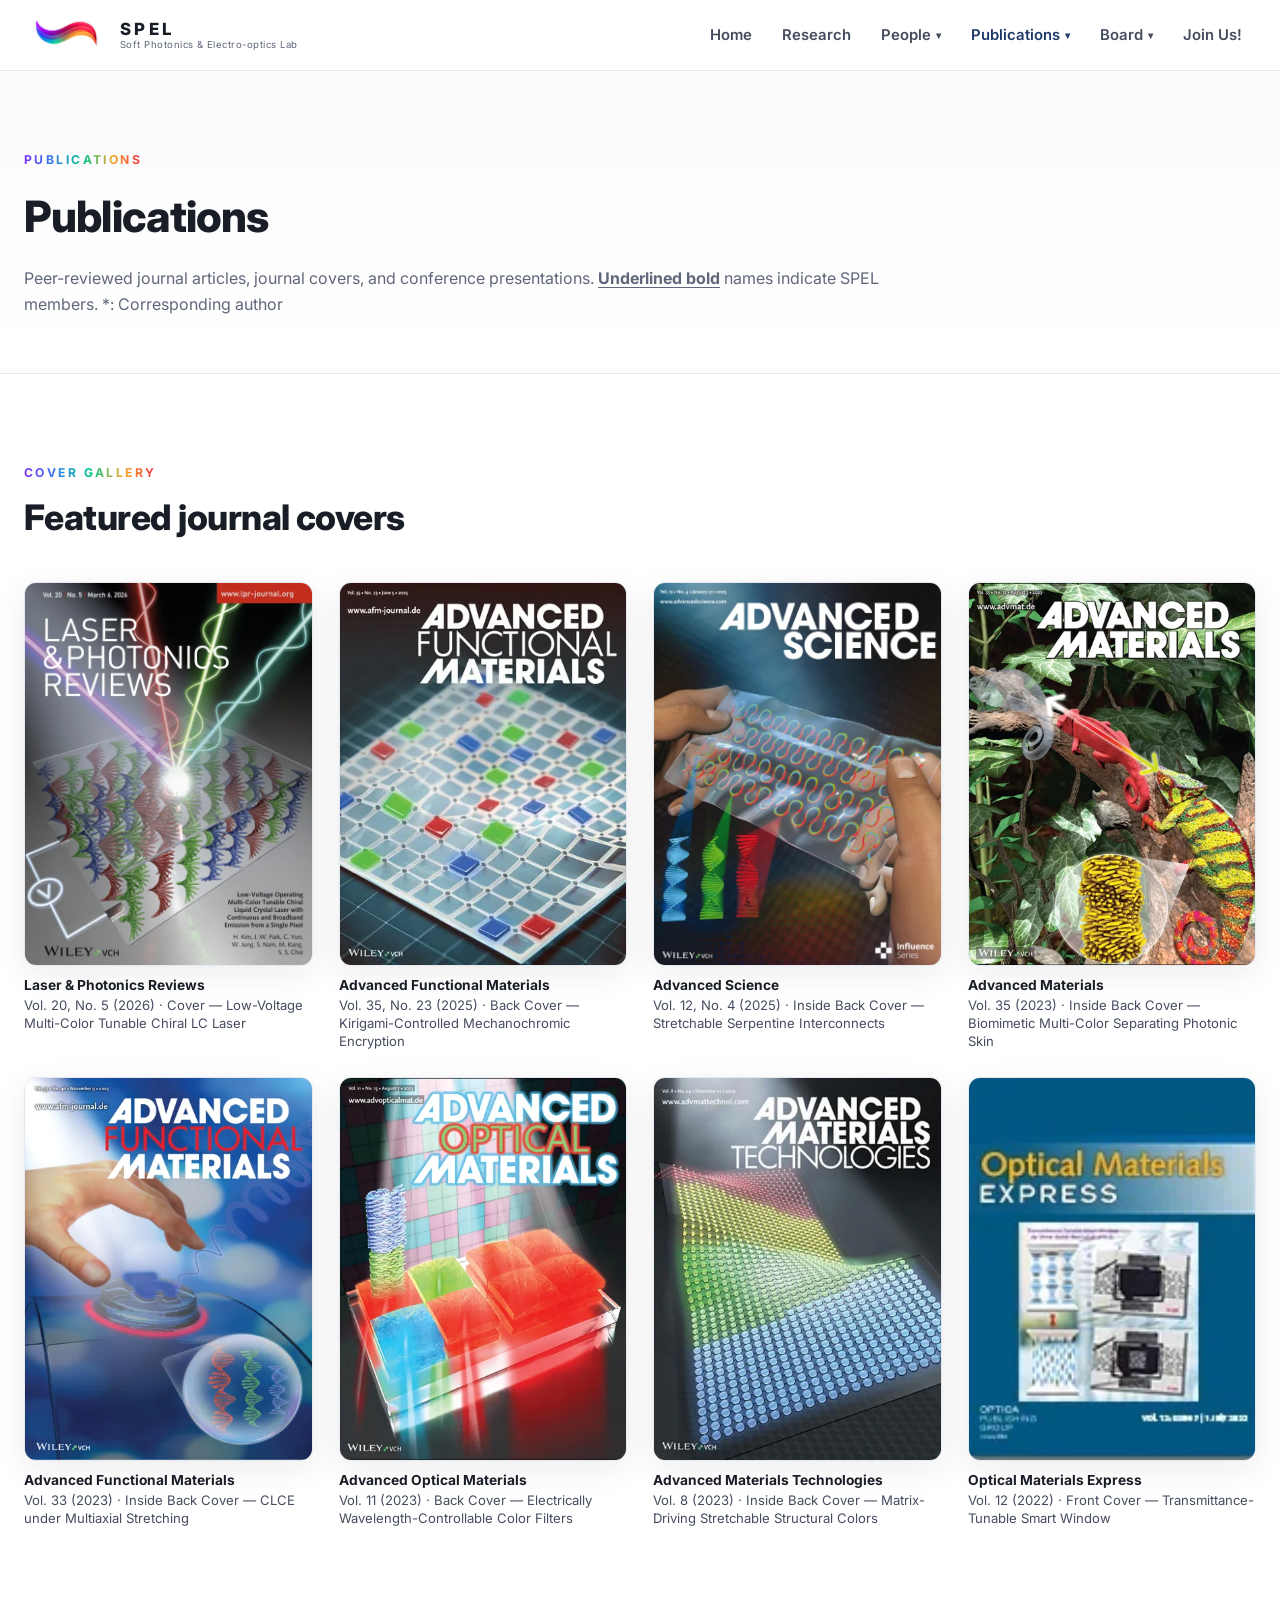
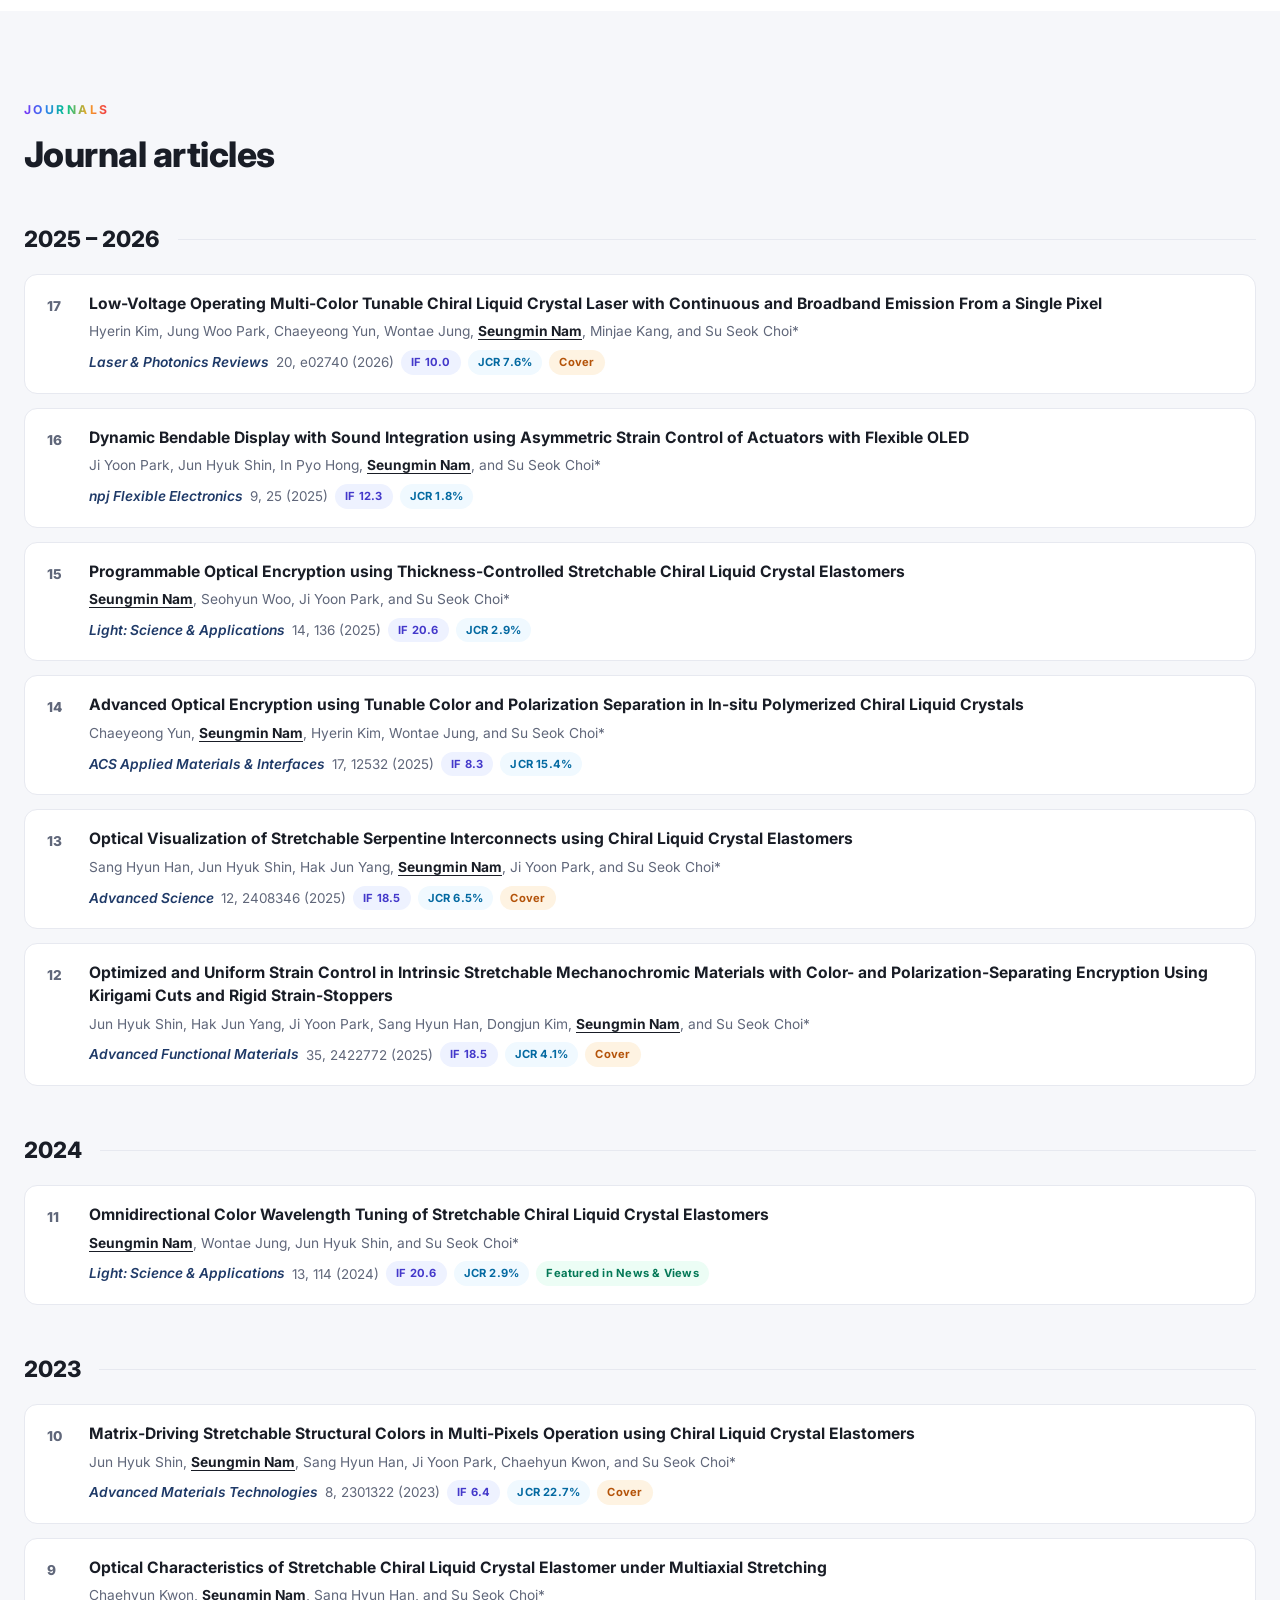
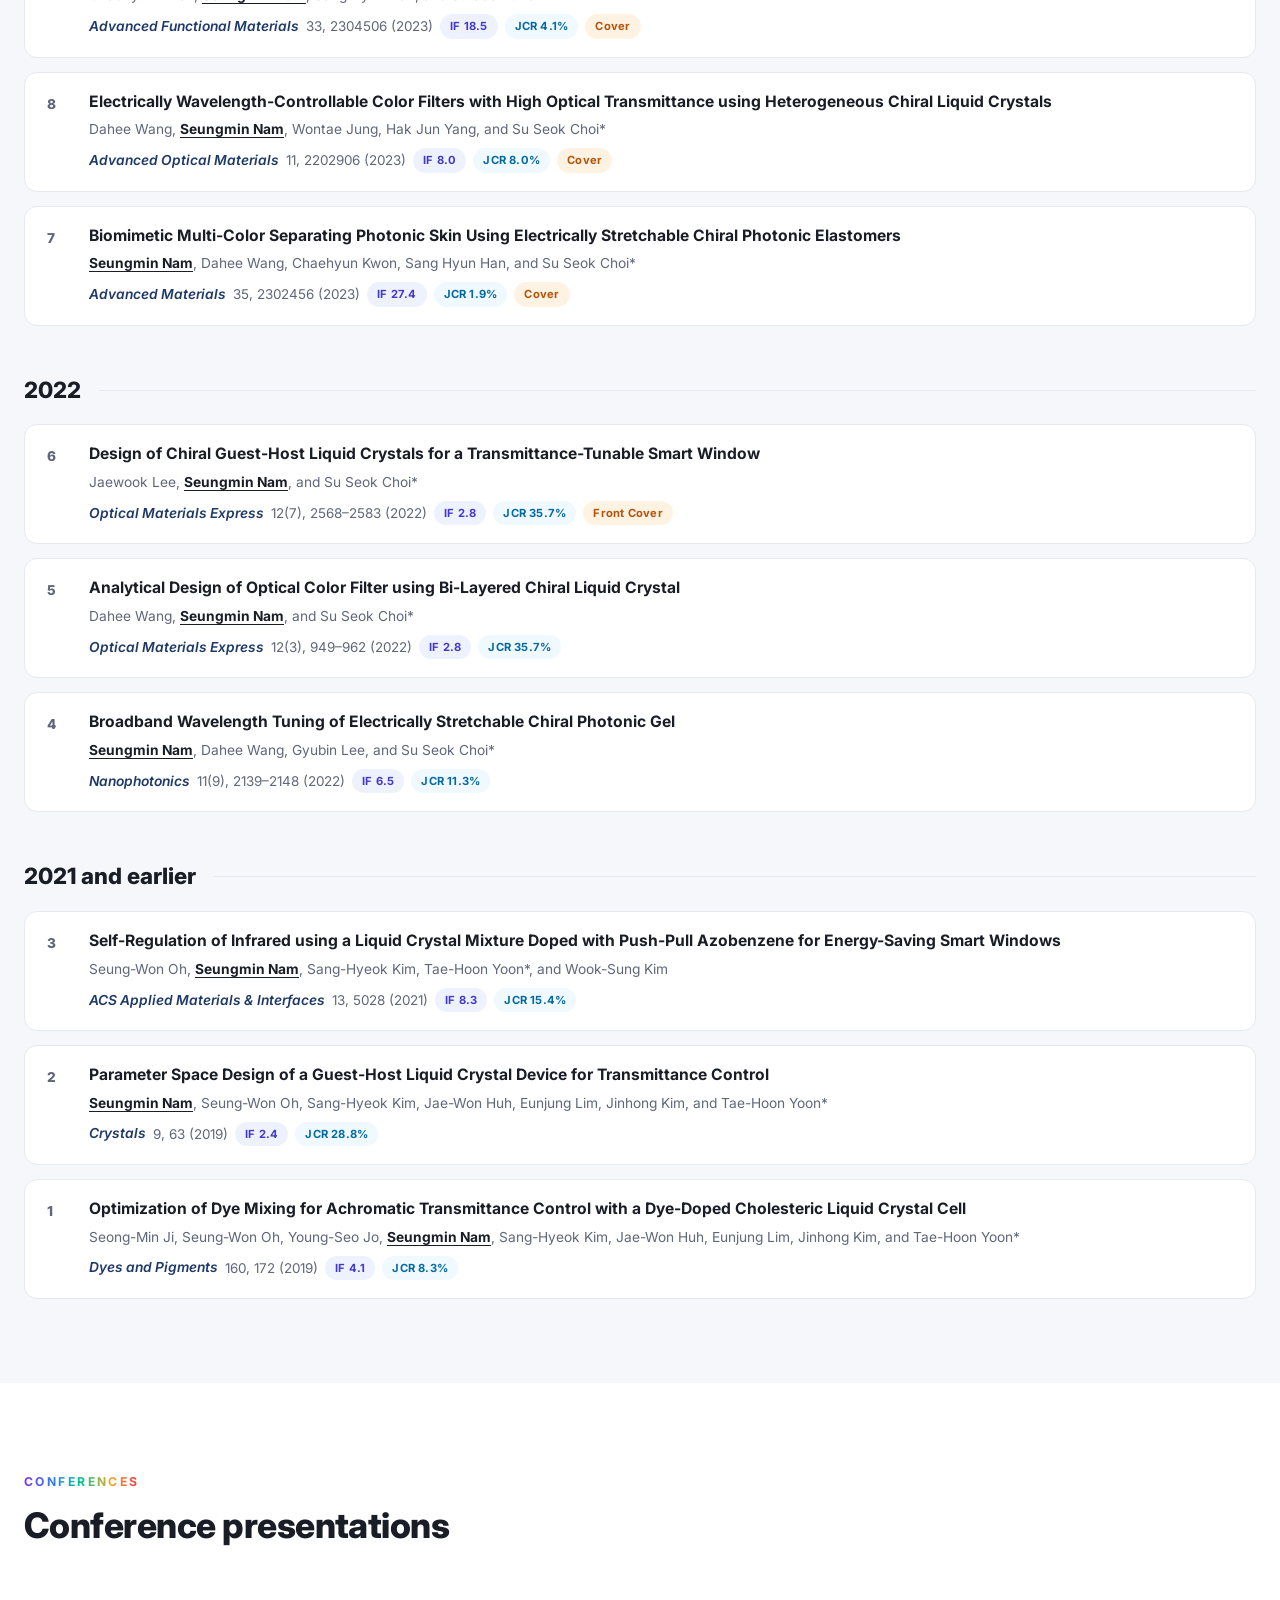
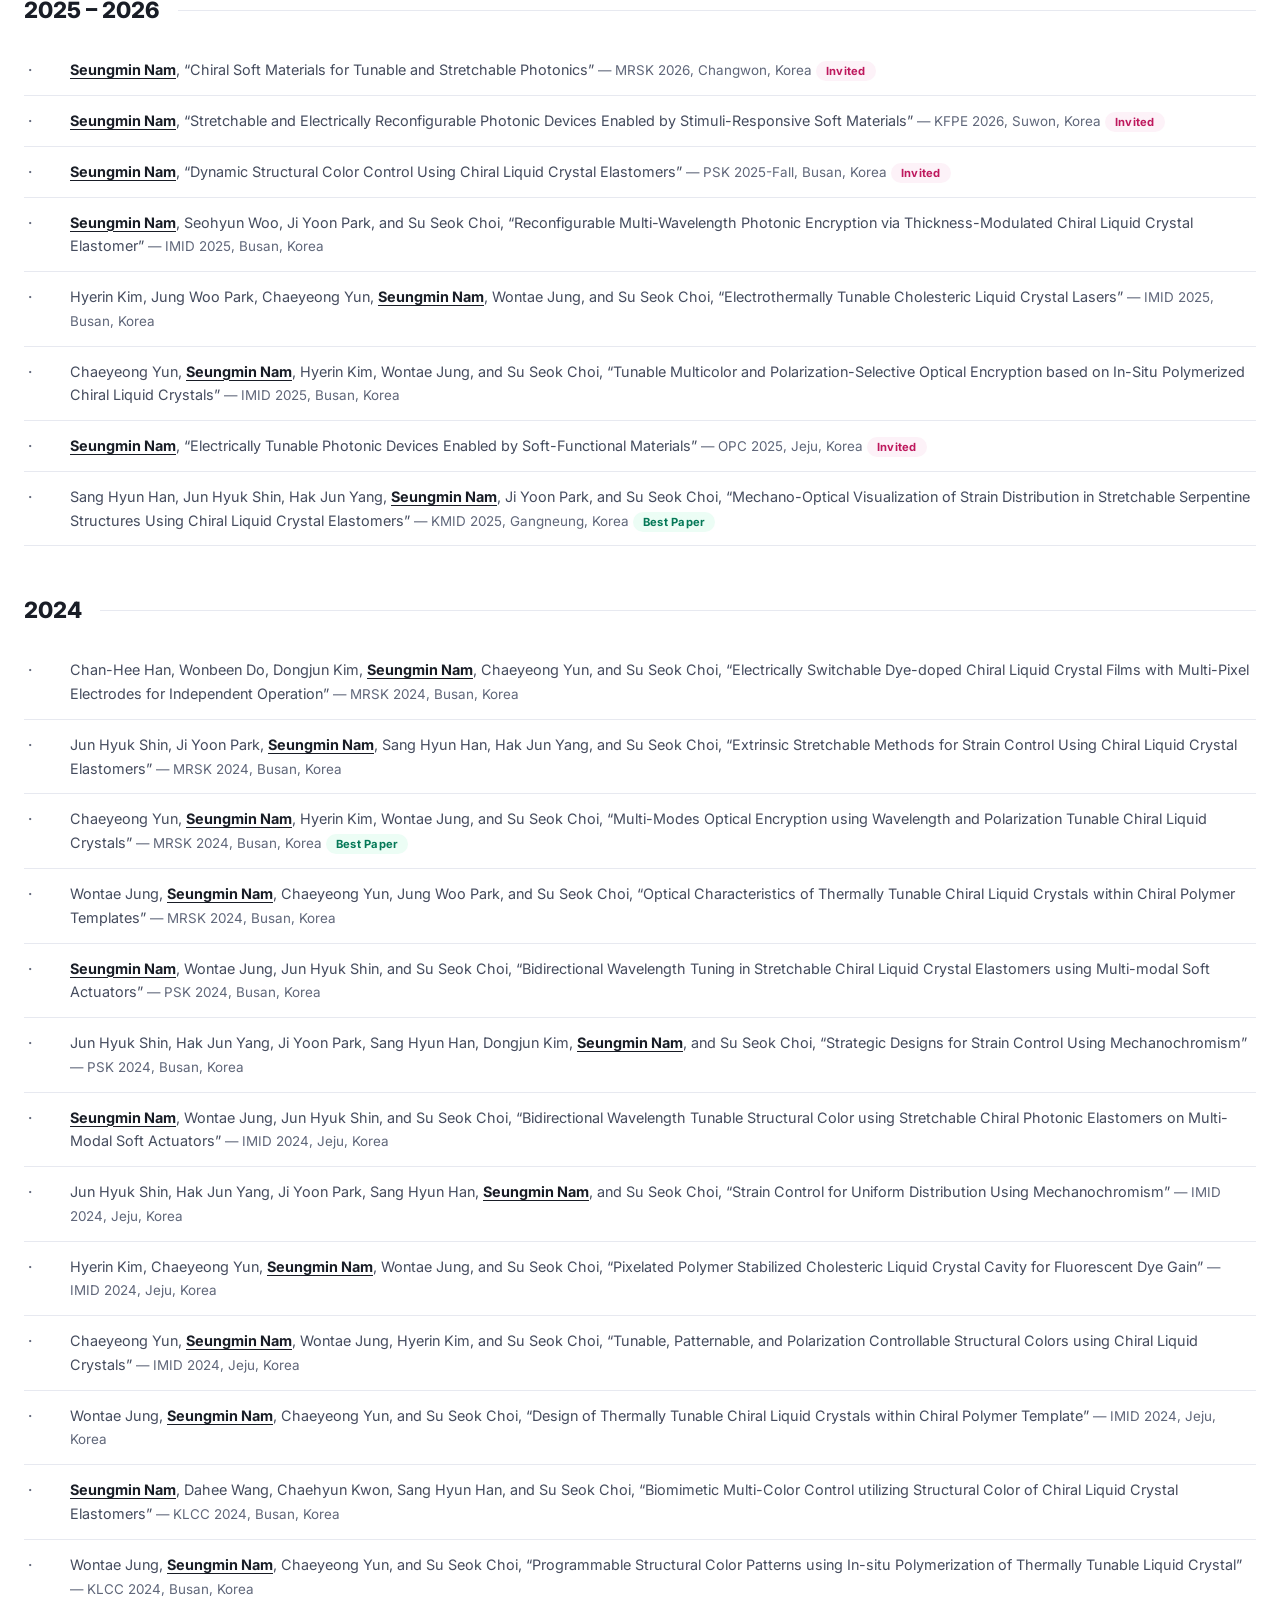
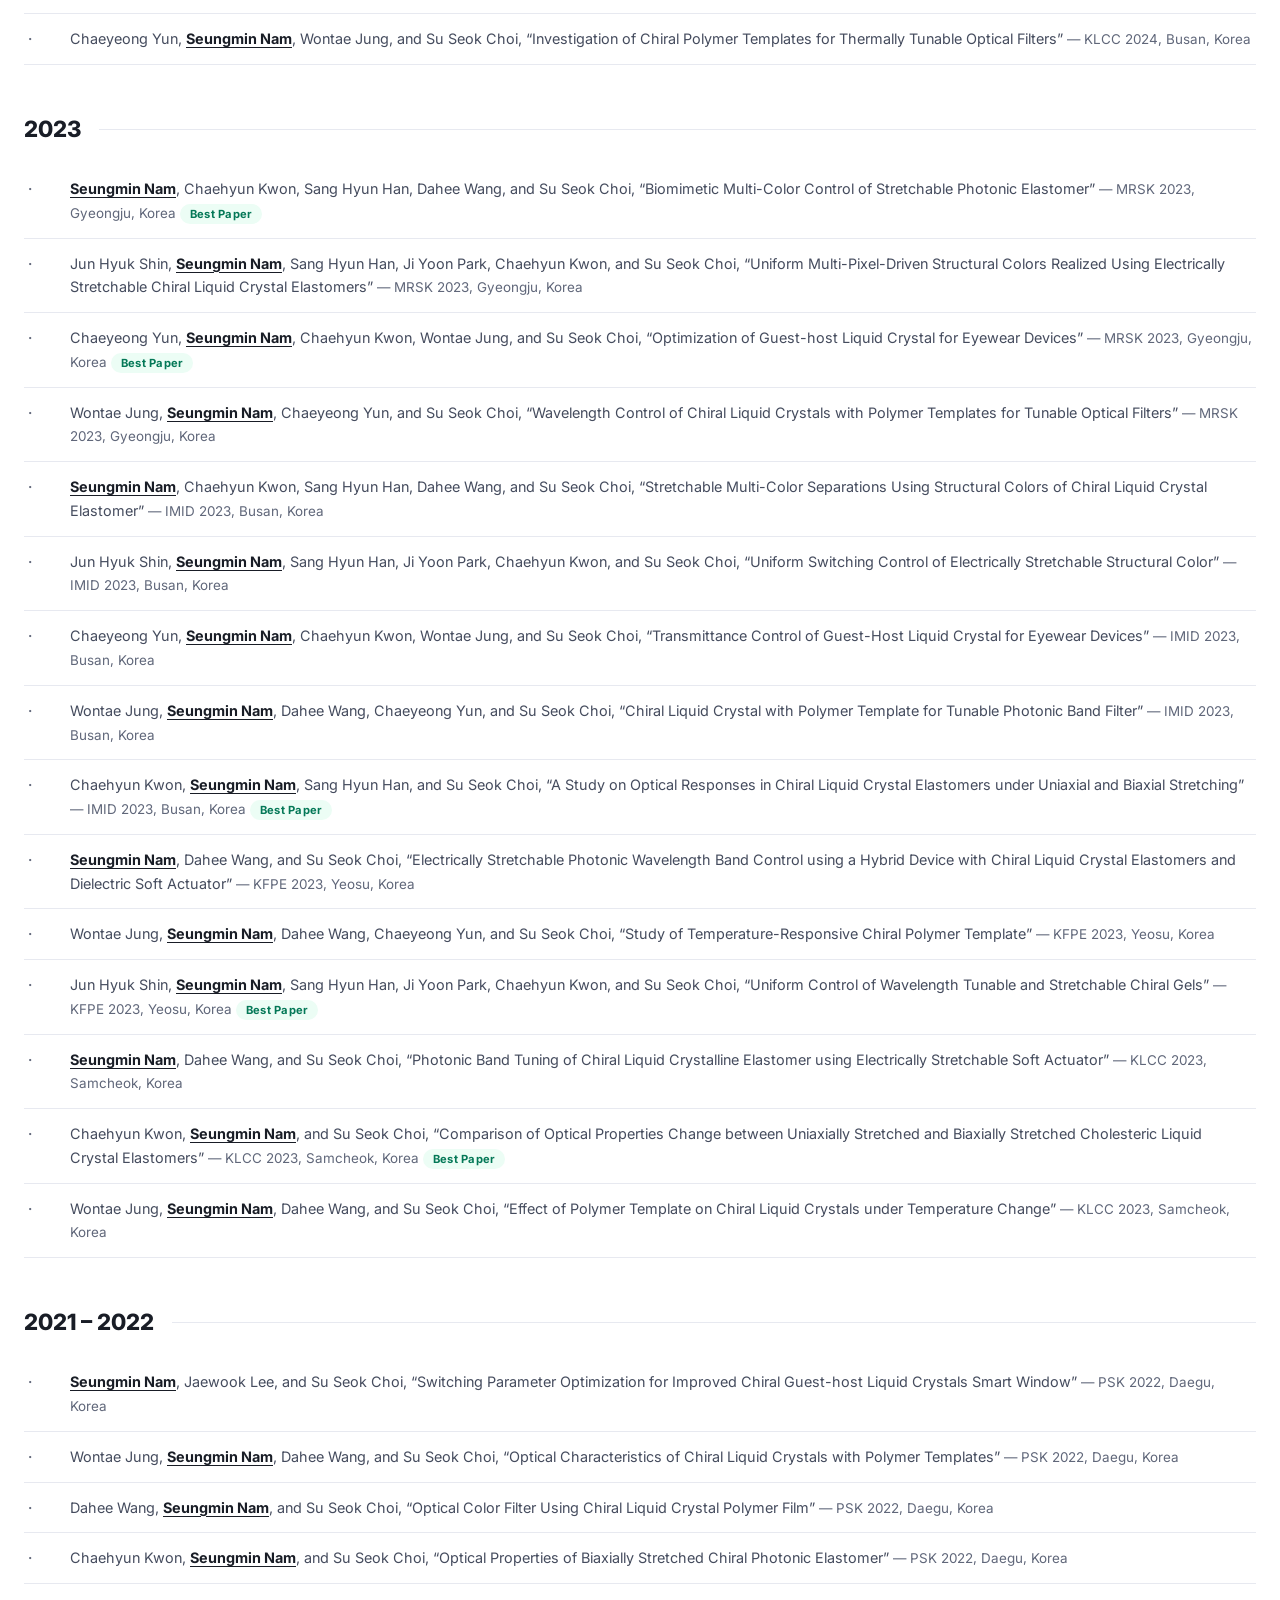
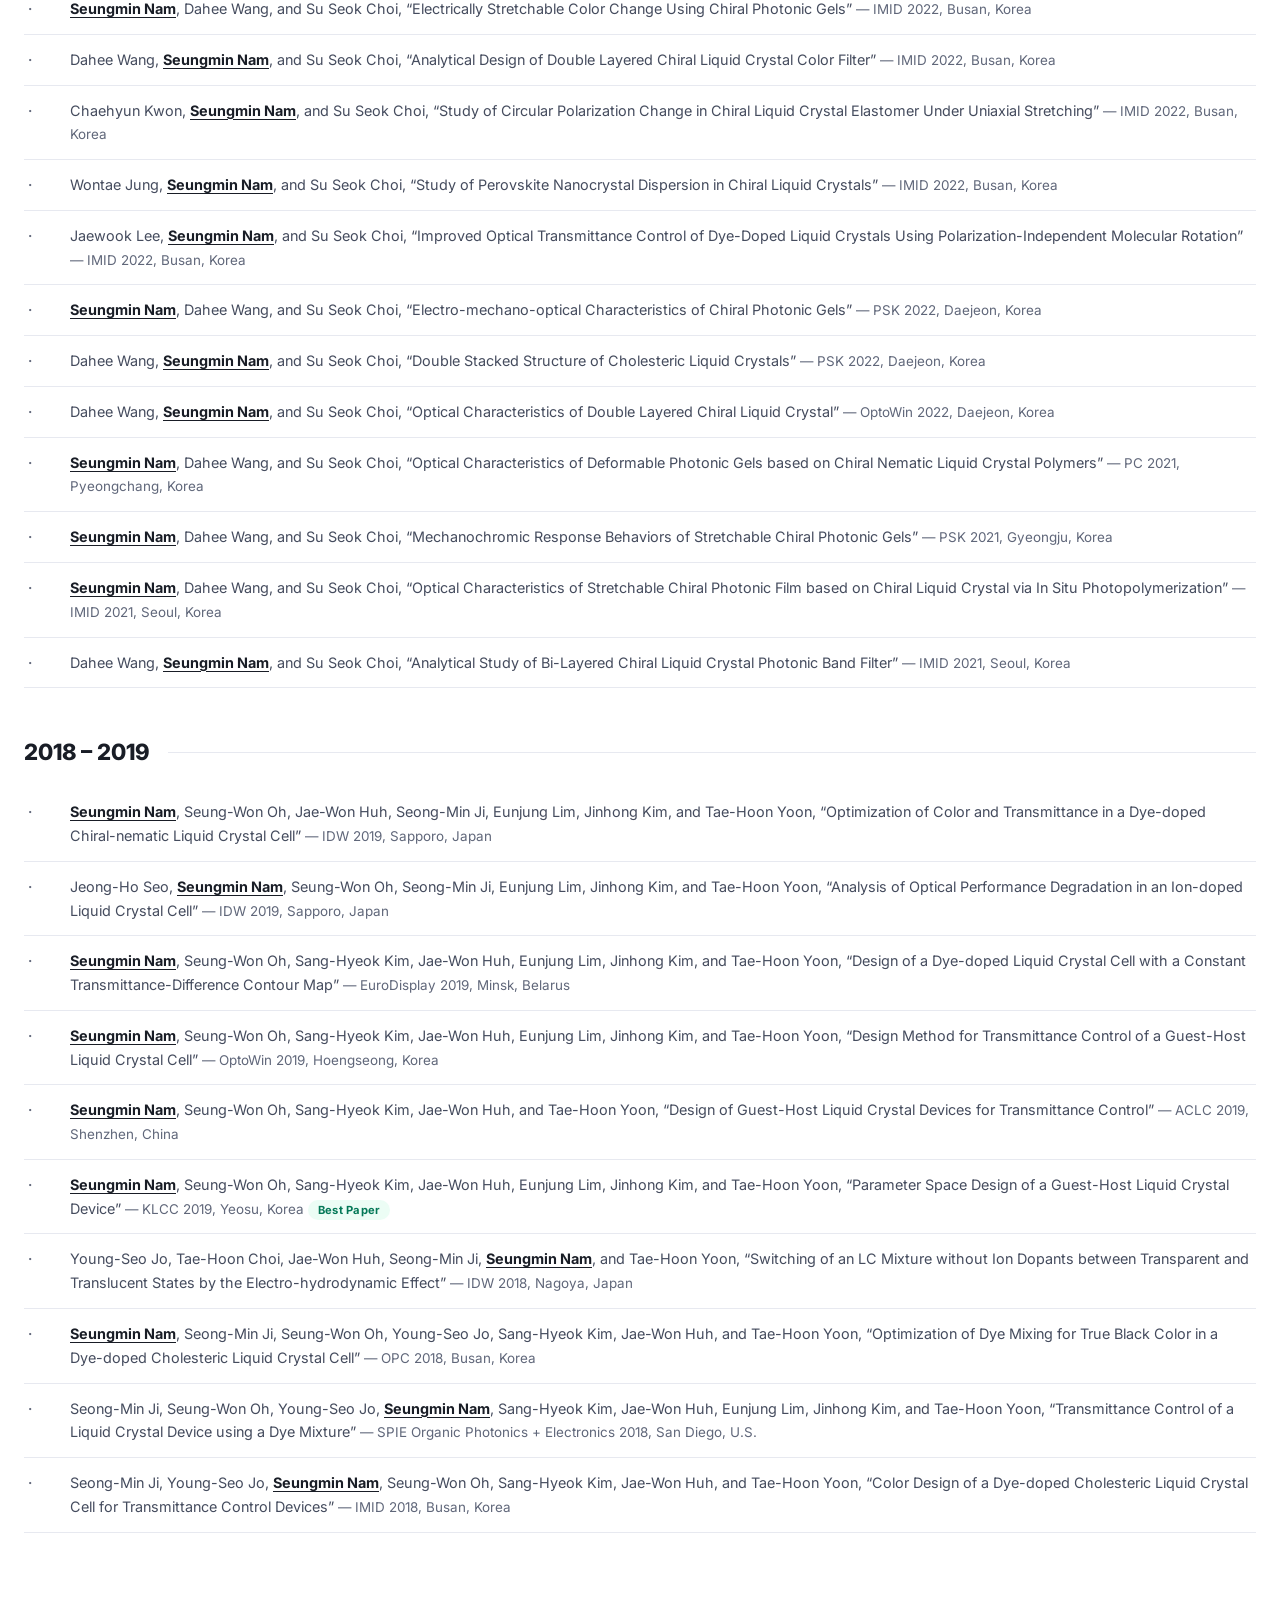
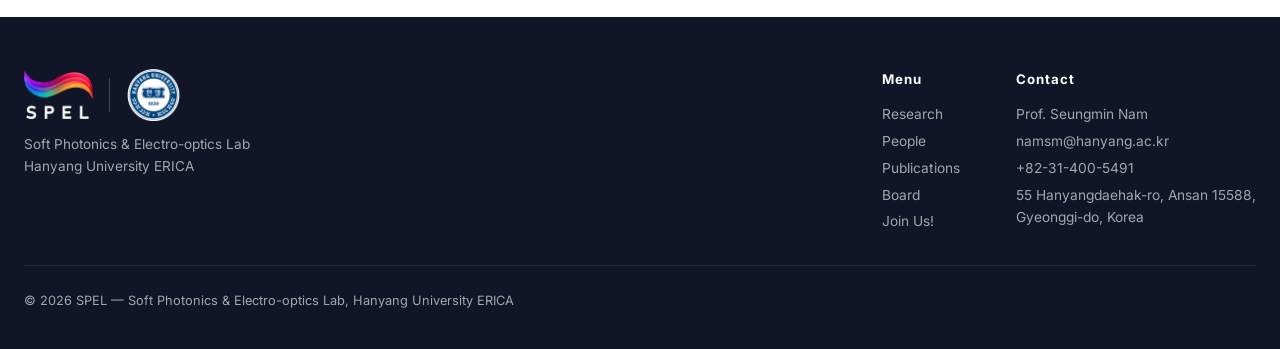
<file: publications.html>
<!DOCTYPE html>
<html lang="en">
<head>
  <meta charset="UTF-8" />
  <meta name="viewport" content="width=device-width, initial-scale=1.0" />
  <title>Publications · 논문 — SPEL | Hanyang University ERICA</title>
  <meta name="description" content="SPEL 논문 목록, 저널 표지(Advanced Materials, Laser &amp; Photonics Reviews 등), 학회 발표. Journal publications, cover gallery, and conference presentations of the Soft Photonics &amp; Electro-optics Lab (SPEL)." />
  <link rel="canonical" href="https://spel.hanyang.ac.kr/publications.html" />
  <meta property="og:type" content="website" />
  <meta property="og:site_name" content="SPEL — Soft Photonics &amp; Electro-optics Lab" />
  <meta property="og:title" content="Publications · 논문 — SPEL | Hanyang University ERICA" />
  <meta property="og:description" content="SPEL 논문 목록, 저널 표지(Advanced Materials, Laser &amp; Photonics Reviews 등), 학회 발표. Journal publications, cover gallery, and conference presentations of the Soft Photonics &amp; Electro-optics Lab (SPEL)." />
  <meta property="og:url" content="https://spel.hanyang.ac.kr/publications.html" />
  <meta property="og:image" content="https://spel.hanyang.ac.kr/assets/og-image.jpg" />
  <meta property="og:image:width" content="1200" />
  <meta property="og:image:height" content="630" />
  <meta property="og:image:alt" content="SPEL — Soft Photonics &amp; Electro-optics Lab, 한양대학교 ERICA" />
  <meta property="og:locale" content="ko_KR" />
  <meta name="twitter:card" content="summary_large_image" />
  <link rel="icon" href="assets/logo-square.png" />
  <link rel="preconnect" href="https://fonts.googleapis.com" />
  <link rel="preconnect" href="https://fonts.gstatic.com" crossorigin />
  <link href="https://fonts.googleapis.com/css2?family=Inter:wght@400;500;600;700;800&display=swap" rel="stylesheet" />
  <link rel="stylesheet" href="css/style.css" />
</head>
<body>

<header class="site-header">
  <div class="wrap">
    <a class="brand" href="index.html">
      <img src="assets/logo-wave.webp" alt="SPEL logo" width="340" height="146" />
      <span class="brand-text">
        <strong>SPEL</strong>
        <span>Soft Photonics &amp; Electro-optics Lab</span>
      </span>
    </a>
    <button class="nav-toggle" aria-label="Menu"><span></span></button>
    <nav class="nav">
      <a class="top-link" href="index.html">Home</a>
      <a class="top-link" href="research.html">Research</a>
      <div class="nav-item">
        <a class="top-link" href="people.html">People <span class="caret">▾</span></a>
        <div class="dropdown">
          <a href="people.html#pi">PI</a>
          <a href="people.html#members">Members</a>
          <a href="people.html#alumni">Alumni</a>
        </div>
      </div>
      <div class="nav-item">
        <a class="top-link" href="publications.html">Publications <span class="caret">▾</span></a>
        <div class="dropdown">
          <a href="#covers">Cover Gallery</a>
          <a href="#journals">Journals</a>
          <a href="#conferences">Conferences</a>
        </div>
      </div>
      <div class="nav-item">
        <a class="top-link" href="board.html">Board <span class="caret">▾</span></a>
        <div class="dropdown">
          <a href="board.html#news">News</a>
          <a href="board.html#gallery">Gallery</a>
        </div>
      </div>
      <a class="top-link" href="join.html">Join Us!</a>
    </nav>
  </div>
</header>

<section class="page-hero">
  <div class="wrap">
    <span class="kicker">Publications</span>
    <h1>Publications</h1>
    <p>Peer-reviewed journal articles, journal covers, and conference presentations.
       <span class="me">Underlined bold</span> names indicate SPEL members. *: Corresponding author</p>
  </div>
</section>

<!-- ==================== COVER GALLERY ==================== -->
<section class="section" id="covers">
  <div class="wrap">
    <div class="section-head reveal">
      <span class="kicker">Cover Gallery</span>
      <h2>Featured journal covers</h2>
    </div>
    <!-- 표지 추가: 가로 600px 이하 WebP로 변환해 assets/covers/ 에 넣고 width/height를 실제 픽셀 크기로 지정
         (https://squoosh.app 에서 무료 변환 가능). 홈(index.html)의 표지 목록에도 같은 파일을 추가 -->
    <div class="cover-grid">
      <figure class="cover-item reveal">
        <a href="https://doi.org/10.1002/lpor.202502740" target="_blank" rel="noopener"><div class="frame"><img src="assets/covers/lpr-2026.webp" alt="Laser & Photonics Reviews cover, 2026" width="600" height="792" loading="lazy" /></div></a>
        <figcaption><strong>Laser &amp; Photonics Reviews</strong>Vol. 20, No. 5 (2026) · Cover — Low-Voltage Multi-Color Tunable Chiral LC Laser</figcaption>
      </figure>
      <figure class="cover-item reveal">
        <a href="https://doi.org/10.1002/adfm.202570138" target="_blank" rel="noopener"><div class="frame"><img src="assets/covers/afm-2025.webp" alt="Advanced Functional Materials cover, 2025" width="380" height="500" loading="lazy" /></div></a>
        <figcaption><strong>Advanced Functional Materials</strong>Vol. 35, No. 23 (2025) · Back Cover — Kirigami-Controlled Mechanochromic Encryption</figcaption>
      </figure>
      <figure class="cover-item reveal">
        <a href="https://doi.org/10.1002/advs.202408346" target="_blank" rel="noopener"><div class="frame"><img src="assets/covers/advsci-2025.webp" alt="Advanced Science cover, 2025" width="598" height="787" loading="lazy" /></div></a>
        <figcaption><strong>Advanced Science</strong>Vol. 12, No. 4 (2025) · Inside Back Cover — Stretchable Serpentine Interconnects</figcaption>
      </figure>
      <figure class="cover-item reveal">
        <a href="https://doi.org/10.1002/adma.202302456" target="_blank" rel="noopener"><div class="frame"><img src="assets/covers/am-2023.webp" alt="Advanced Materials cover, 2023" width="432" height="569" loading="lazy" /></div></a>
        <figcaption><strong>Advanced Materials</strong>Vol. 35 (2023) · Inside Back Cover — Biomimetic Multi-Color Separating Photonic Skin</figcaption>
      </figure>
      <figure class="cover-item reveal">
        <a href="https://doi.org/10.1002/adfm.202304506" target="_blank" rel="noopener"><div class="frame"><img src="assets/covers/afm-2023.webp" alt="Advanced Functional Materials cover, 2023" width="432" height="569" loading="lazy" /></div></a>
        <figcaption><strong>Advanced Functional Materials</strong>Vol. 33 (2023) · Inside Back Cover — CLCE under Multiaxial Stretching</figcaption>
      </figure>
      <figure class="cover-item reveal">
        <a href="https://doi.org/10.1002/adom.202202906" target="_blank" rel="noopener"><div class="frame"><img src="assets/covers/aom-2023.webp" alt="Advanced Optical Materials cover, 2023" width="432" height="569" loading="lazy" /></div></a>
        <figcaption><strong>Advanced Optical Materials</strong>Vol. 11 (2023) · Back Cover — Electrically Wavelength-Controllable Color Filters</figcaption>
      </figure>
      <figure class="cover-item reveal">
        <a href="https://doi.org/10.1002/admt.202301322" target="_blank" rel="noopener"><div class="frame"><img src="assets/covers/amt-2023.webp" alt="Advanced Materials Technologies cover, 2023" width="432" height="567" loading="lazy" /></div></a>
        <figcaption><strong>Advanced Materials Technologies</strong>Vol. 8 (2023) · Inside Back Cover — Matrix-Driving Stretchable Structural Colors</figcaption>
      </figure>
      <figure class="cover-item reveal">
        <a href="https://doi.org/10.1364/OME.459967" target="_blank" rel="noopener"><div class="frame"><img src="assets/covers/ome-2022.webp" alt="Optical Materials Express cover, 2022" width="149" height="196" loading="lazy" /></div></a>
        <figcaption><strong>Optical Materials Express</strong>Vol. 12 (2022) · Front Cover — Transmittance-Tunable Smart Window</figcaption>
      </figure>
    </div>
  </div>
</section>

<!-- ==================== JOURNALS ==================== -->
<section class="section alt" id="journals">
  <div class="wrap">
    <div class="section-head reveal">
      <span class="kicker">Journals</span>
      <h2>Journal articles</h2>
    </div>

    <div class="pub-year reveal"><h2>2025 – 2026</h2></div>
    <div class="pub-list">
      <div class="pub reveal">
        <span class="no">17</span>
        <div>
          <a class="title" href="https://doi.org/10.1002/lpor.202502740" target="_blank" rel="noopener">Low-Voltage Operating Multi-Color Tunable Chiral Liquid Crystal Laser with Continuous and Broadband Emission From a Single Pixel</a>
          <div class="authors">Hyerin Kim, Jung Woo Park, Chaeyeong Yun, Wontae Jung, <span class="me">Seungmin Nam</span>, Minjae Kang, and Su Seok Choi*</div>
          <div class="meta">
            <span class="journal">Laser &amp; Photonics Reviews</span> <span class="vol">20, e02740 (2026)</span>
            <span class="badge if">IF 10.0</span><span class="badge jcr">JCR 7.6%</span><span class="badge cover">Cover</span>
          </div>
        </div>
      </div>
      <div class="pub reveal">
        <span class="no">16</span>
        <div>
          <a class="title" href="https://doi.org/10.1038/s41528-025-00396-6" target="_blank" rel="noopener">Dynamic Bendable Display with Sound Integration using Asymmetric Strain Control of Actuators with Flexible OLED</a>
          <div class="authors">Ji Yoon Park, Jun Hyuk Shin, In Pyo Hong, <span class="me">Seungmin Nam</span>, and Su Seok Choi*</div>
          <div class="meta">
            <span class="journal">npj Flexible Electronics</span> <span class="vol">9, 25 (2025)</span>
            <span class="badge if">IF 12.3</span><span class="badge jcr">JCR 1.8%</span>
          </div>
        </div>
      </div>
      <div class="pub reveal">
        <span class="no">15</span>
        <div>
          <a class="title" href="https://doi.org/10.1038/s41377-025-01815-z" target="_blank" rel="noopener">Programmable Optical Encryption using Thickness-Controlled Stretchable Chiral Liquid Crystal Elastomers</a>
          <div class="authors"><span class="me">Seungmin Nam</span>, Seohyun Woo, Ji Yoon Park, and Su Seok Choi*</div>
          <div class="meta">
            <span class="journal">Light: Science &amp; Applications</span> <span class="vol">14, 136 (2025)</span>
            <span class="badge if">IF 20.6</span><span class="badge jcr">JCR 2.9%</span>
          </div>
        </div>
      </div>
      <div class="pub reveal">
        <span class="no">14</span>
        <div>
          <a class="title" href="https://doi.org/10.1021/acsami.4c21290" target="_blank" rel="noopener">Advanced Optical Encryption using Tunable Color and Polarization Separation in In-situ Polymerized Chiral Liquid Crystals</a>
          <div class="authors">Chaeyeong Yun, <span class="me">Seungmin Nam</span>, Hyerin Kim, Wontae Jung, and Su Seok Choi*</div>
          <div class="meta">
            <span class="journal">ACS Applied Materials &amp; Interfaces</span> <span class="vol">17, 12532 (2025)</span>
            <span class="badge if">IF 8.3</span><span class="badge jcr">JCR 15.4%</span>
          </div>
        </div>
      </div>
      <div class="pub reveal">
        <span class="no">13</span>
        <div>
          <a class="title" href="https://doi.org/10.1002/advs.202408346" target="_blank" rel="noopener">Optical Visualization of Stretchable Serpentine Interconnects using Chiral Liquid Crystal Elastomers</a>
          <div class="authors">Sang Hyun Han, Jun Hyuk Shin, Hak Jun Yang, <span class="me">Seungmin Nam</span>, Ji Yoon Park, and Su Seok Choi*</div>
          <div class="meta">
            <span class="journal">Advanced Science</span> <span class="vol">12, 2408346 (2025)</span>
            <span class="badge if">IF 18.5</span><span class="badge jcr">JCR 6.5%</span><span class="badge cover">Cover</span>
          </div>
        </div>
      </div>
      <div class="pub reveal">
        <span class="no">12</span>
        <div>
          <a class="title" href="https://doi.org/10.1002/adfm.202422772" target="_blank" rel="noopener">Optimized and Uniform Strain Control in Intrinsic Stretchable Mechanochromic Materials with Color- and Polarization-Separating Encryption Using Kirigami Cuts and Rigid Strain-Stoppers</a>
          <div class="authors">Jun Hyuk Shin, Hak Jun Yang, Ji Yoon Park, Sang Hyun Han, Dongjun Kim, <span class="me">Seungmin Nam</span>, and Su Seok Choi*</div>
          <div class="meta">
            <span class="journal">Advanced Functional Materials</span> <span class="vol">35, 2422772 (2025)</span>
            <span class="badge if">IF 18.5</span><span class="badge jcr">JCR 4.1%</span><span class="badge cover">Cover</span>
          </div>
        </div>
      </div>
    </div>

    <div class="pub-year reveal"><h2>2024</h2></div>
    <div class="pub-list">
      <div class="pub reveal">
        <span class="no">11</span>
        <div>
          <a class="title" href="https://doi.org/10.1038/s41377-024-01470-w" target="_blank" rel="noopener">Omnidirectional Color Wavelength Tuning of Stretchable Chiral Liquid Crystal Elastomers</a>
          <div class="authors"><span class="me">Seungmin Nam</span>, Wontae Jung, Jun Hyuk Shin, and Su Seok Choi*</div>
          <div class="meta">
            <span class="journal">Light: Science &amp; Applications</span> <span class="vol">13, 114 (2024)</span>
            <span class="badge if">IF 20.6</span><span class="badge jcr">JCR 2.9%</span><a class="badge award" href="https://doi.org/10.1038/s41377-024-01549-4" target="_blank" rel="noopener">Featured in News &amp; Views</a>
          </div>
        </div>
      </div>
    </div>

    <div class="pub-year reveal"><h2>2023</h2></div>
    <div class="pub-list">
      <div class="pub reveal">
        <span class="no">10</span>
        <div>
          <a class="title" href="https://doi.org/10.1002/admt.202301322" target="_blank" rel="noopener">Matrix-Driving Stretchable Structural Colors in Multi-Pixels Operation using Chiral Liquid Crystal Elastomers</a>
          <div class="authors">Jun Hyuk Shin, <span class="me">Seungmin Nam</span>, Sang Hyun Han, Ji Yoon Park, Chaehyun Kwon, and Su Seok Choi*</div>
          <div class="meta">
            <span class="journal">Advanced Materials Technologies</span> <span class="vol">8, 2301322 (2023)</span>
            <span class="badge if">IF 6.4</span><span class="badge jcr">JCR 22.7%</span><span class="badge cover">Cover</span>
          </div>
        </div>
      </div>
      <div class="pub reveal">
        <span class="no">9</span>
        <div>
          <a class="title" href="https://doi.org/10.1002/adfm.202304506" target="_blank" rel="noopener">Optical Characteristics of Stretchable Chiral Liquid Crystal Elastomer under Multiaxial Stretching</a>
          <div class="authors">Chaehyun Kwon, <span class="me">Seungmin Nam</span>, Sang Hyun Han, and Su Seok Choi*</div>
          <div class="meta">
            <span class="journal">Advanced Functional Materials</span> <span class="vol">33, 2304506 (2023)</span>
            <span class="badge if">IF 18.5</span><span class="badge jcr">JCR 4.1%</span><span class="badge cover">Cover</span>
          </div>
        </div>
      </div>
      <div class="pub reveal">
        <span class="no">8</span>
        <div>
          <a class="title" href="https://doi.org/10.1002/adom.202202906" target="_blank" rel="noopener">Electrically Wavelength-Controllable Color Filters with High Optical Transmittance using Heterogeneous Chiral Liquid Crystals</a>
          <div class="authors">Dahee Wang, <span class="me">Seungmin Nam</span>, Wontae Jung, Hak Jun Yang, and Su Seok Choi*</div>
          <div class="meta">
            <span class="journal">Advanced Optical Materials</span> <span class="vol">11, 2202906 (2023)</span>
            <span class="badge if">IF 8.0</span><span class="badge jcr">JCR 8.0%</span><span class="badge cover">Cover</span>
          </div>
        </div>
      </div>
      <div class="pub reveal">
        <span class="no">7</span>
        <div>
          <a class="title" href="https://doi.org/10.1002/adma.202302456" target="_blank" rel="noopener">Biomimetic Multi-Color Separating Photonic Skin Using Electrically Stretchable Chiral Photonic Elastomers</a>
          <div class="authors"><span class="me">Seungmin Nam</span>, Dahee Wang, Chaehyun Kwon, Sang Hyun Han, and Su Seok Choi*</div>
          <div class="meta">
            <span class="journal">Advanced Materials</span> <span class="vol">35, 2302456 (2023)</span>
            <span class="badge if">IF 27.4</span><span class="badge jcr">JCR 1.9%</span><span class="badge cover">Cover</span>
          </div>
        </div>
      </div>
    </div>

    <div class="pub-year reveal"><h2>2022</h2></div>
    <div class="pub-list">
      <div class="pub reveal">
        <span class="no">6</span>
        <div>
          <a class="title" href="https://doi.org/10.1364/OME.459967" target="_blank" rel="noopener">Design of Chiral Guest-Host Liquid Crystals for a Transmittance-Tunable Smart Window</a>
          <div class="authors">Jaewook Lee, <span class="me">Seungmin Nam</span>, and Su Seok Choi*</div>
          <div class="meta">
            <span class="journal">Optical Materials Express</span> <span class="vol">12(7), 2568–2583 (2022)</span>
            <span class="badge if">IF 2.8</span><span class="badge jcr">JCR 35.7%</span>
            <span class="badge cover">Front Cover</span>
          </div>
        </div>
      </div>
      <div class="pub reveal">
        <span class="no">5</span>
        <div>
          <a class="title" href="https://doi.org/10.1364/OME.453081" target="_blank" rel="noopener">Analytical Design of Optical Color Filter using Bi-Layered Chiral Liquid Crystal</a>
          <div class="authors">Dahee Wang, <span class="me">Seungmin Nam</span>, and Su Seok Choi*</div>
          <div class="meta">
            <span class="journal">Optical Materials Express</span> <span class="vol">12(3), 949–962 (2022)</span>
            <span class="badge if">IF 2.8</span><span class="badge jcr">JCR 35.7%</span>
          </div>
        </div>
      </div>
      <div class="pub reveal">
        <span class="no">4</span>
        <div>
          <a class="title" href="https://doi.org/10.1515/nanoph-2021-0645" target="_blank" rel="noopener">Broadband Wavelength Tuning of Electrically Stretchable Chiral Photonic Gel</a>
          <div class="authors"><span class="me">Seungmin Nam</span>, Dahee Wang, Gyubin Lee, and Su Seok Choi*</div>
          <div class="meta">
            <span class="journal">Nanophotonics</span> <span class="vol">11(9), 2139–2148 (2022)</span>
            <span class="badge if">IF 6.5</span><span class="badge jcr">JCR 11.3%</span>
          </div>
        </div>
      </div>
    </div>

    <div class="pub-year reveal"><h2>2021 and earlier</h2></div>
    <div class="pub-list">
      <div class="pub reveal">
        <span class="no">3</span>
        <div>
          <a class="title" href="https://doi.org/10.1021/acsami.0c19015" target="_blank" rel="noopener">Self-Regulation of Infrared using a Liquid Crystal Mixture Doped with Push-Pull Azobenzene for Energy-Saving Smart Windows</a>
          <div class="authors">Seung-Won Oh, <span class="me">Seungmin Nam</span>, Sang-Hyeok Kim, Tae-Hoon Yoon*, and Wook-Sung Kim</div>
          <div class="meta">
            <span class="journal">ACS Applied Materials &amp; Interfaces</span> <span class="vol">13, 5028 (2021)</span>
            <span class="badge if">IF 8.3</span><span class="badge jcr">JCR 15.4%</span>
          </div>
        </div>
      </div>
      <div class="pub reveal">
        <span class="no">2</span>
        <div>
          <a class="title" href="https://doi.org/10.3390/cryst9020063" target="_blank" rel="noopener">Parameter Space Design of a Guest-Host Liquid Crystal Device for Transmittance Control</a>
          <div class="authors"><span class="me">Seungmin Nam</span>, Seung-Won Oh, Sang-Hyeok Kim, Jae-Won Huh, Eunjung Lim, Jinhong Kim, and Tae-Hoon Yoon*</div>
          <div class="meta">
            <span class="journal">Crystals</span> <span class="vol">9, 63 (2019)</span>
            <span class="badge if">IF 2.4</span><span class="badge jcr">JCR 28.8%</span>
          </div>
        </div>
      </div>
      <div class="pub reveal">
        <span class="no">1</span>
        <div>
          <a class="title" href="https://www.sciencedirect.com/science/article/abs/pii/S0143720818313809" target="_blank" rel="noopener">Optimization of Dye Mixing for Achromatic Transmittance Control with a Dye-Doped Cholesteric Liquid Crystal Cell</a>
          <div class="authors">Seong-Min Ji, Seung-Won Oh, Young-Seo Jo, <span class="me">Seungmin Nam</span>, Sang-Hyeok Kim, Jae-Won Huh, Eunjung Lim, Jinhong Kim, and Tae-Hoon Yoon*</div>
          <div class="meta">
            <span class="journal">Dyes and Pigments</span> <span class="vol">160, 172 (2019)</span>
            <span class="badge if">IF 4.1</span><span class="badge jcr">JCR 8.3%</span>
          </div>
        </div>
      </div>
    </div>
  </div>
</section>

<!-- ==================== CONFERENCES ==================== -->
<section class="section" id="conferences">
  <div class="wrap">
    <div class="section-head reveal">
      <span class="kicker">Conferences</span>
      <h2>Conference presentations</h2>
    </div>

    <div class="pub-year reveal"><h2>2025 – 2026</h2></div>
    <div class="conf-list reveal">
      <div class="conf"><span class="no">·</span><div class="t"><span class="me">Seungmin Nam</span>, “Chiral Soft Materials for Tunable and Stretchable Photonics” <span class="venue">— MRSK 2026, Changwon, Korea</span> <span class="badge invited">Invited</span></div></div>
      <div class="conf"><span class="no">·</span><div class="t"><span class="me">Seungmin Nam</span>, “Stretchable and Electrically Reconfigurable Photonic Devices Enabled by Stimuli-Responsive Soft Materials” <span class="venue">— KFPE 2026, Suwon, Korea</span> <span class="badge invited">Invited</span></div></div>
      <div class="conf"><span class="no">·</span><div class="t"><span class="me">Seungmin Nam</span>, “Dynamic Structural Color Control Using Chiral Liquid Crystal Elastomers” <span class="venue">— PSK 2025-Fall, Busan, Korea</span> <span class="badge invited">Invited</span></div></div>
      <div class="conf"><span class="no">·</span><div class="t"><span class="me">Seungmin Nam</span>, Seohyun Woo, Ji Yoon Park, and Su Seok Choi, “Reconfigurable Multi-Wavelength Photonic Encryption via Thickness-Modulated Chiral Liquid Crystal Elastomer” <span class="venue">— IMID 2025, Busan, Korea</span></div></div>
      <div class="conf"><span class="no">·</span><div class="t">Hyerin Kim, Jung Woo Park, Chaeyeong Yun, <span class="me">Seungmin Nam</span>, Wontae Jung, and Su Seok Choi, “Electrothermally Tunable Cholesteric Liquid Crystal Lasers” <span class="venue">— IMID 2025, Busan, Korea</span></div></div>
      <div class="conf"><span class="no">·</span><div class="t">Chaeyeong Yun, <span class="me">Seungmin Nam</span>, Hyerin Kim, Wontae Jung, and Su Seok Choi, “Tunable Multicolor and Polarization-Selective Optical Encryption based on In-Situ Polymerized Chiral Liquid Crystals” <span class="venue">— IMID 2025, Busan, Korea</span></div></div>
      <div class="conf"><span class="no">·</span><div class="t"><span class="me">Seungmin Nam</span>, “Electrically Tunable Photonic Devices Enabled by Soft-Functional Materials” <span class="venue">— OPC 2025, Jeju, Korea</span> <span class="badge invited">Invited</span></div></div>
      <div class="conf"><span class="no">·</span><div class="t">Sang Hyun Han, Jun Hyuk Shin, Hak Jun Yang, <span class="me">Seungmin Nam</span>, Ji Yoon Park, and Su Seok Choi, “Mechano-Optical Visualization of Strain Distribution in Stretchable Serpentine Structures Using Chiral Liquid Crystal Elastomers” <span class="venue">— KMID 2025, Gangneung, Korea</span> <span class="badge award">Best Paper</span></div></div>
    </div>

    <div class="pub-year reveal"><h2>2024</h2></div>
    <div class="conf-list reveal">
      <div class="conf"><span class="no">·</span><div class="t">Chan-Hee Han, Wonbeen Do, Dongjun Kim, <span class="me">Seungmin Nam</span>, Chaeyeong Yun, and Su Seok Choi, “Electrically Switchable Dye-doped Chiral Liquid Crystal Films with Multi-Pixel Electrodes for Independent Operation” <span class="venue">— MRSK 2024, Busan, Korea</span></div></div>
      <div class="conf"><span class="no">·</span><div class="t">Jun Hyuk Shin, Ji Yoon Park, <span class="me">Seungmin Nam</span>, Sang Hyun Han, Hak Jun Yang, and Su Seok Choi, “Extrinsic Stretchable Methods for Strain Control Using Chiral Liquid Crystal Elastomers” <span class="venue">— MRSK 2024, Busan, Korea</span></div></div>
      <div class="conf"><span class="no">·</span><div class="t">Chaeyeong Yun, <span class="me">Seungmin Nam</span>, Hyerin Kim, Wontae Jung, and Su Seok Choi, “Multi-Modes Optical Encryption using Wavelength and Polarization Tunable Chiral Liquid Crystals” <span class="venue">— MRSK 2024, Busan, Korea</span> <span class="badge award">Best Paper</span></div></div>
      <div class="conf"><span class="no">·</span><div class="t">Wontae Jung, <span class="me">Seungmin Nam</span>, Chaeyeong Yun, Jung Woo Park, and Su Seok Choi, “Optical Characteristics of Thermally Tunable Chiral Liquid Crystals within Chiral Polymer Templates” <span class="venue">— MRSK 2024, Busan, Korea</span></div></div>
      <div class="conf"><span class="no">·</span><div class="t"><span class="me">Seungmin Nam</span>, Wontae Jung, Jun Hyuk Shin, and Su Seok Choi, “Bidirectional Wavelength Tuning in Stretchable Chiral Liquid Crystal Elastomers using Multi-modal Soft Actuators” <span class="venue">— PSK 2024, Busan, Korea</span></div></div>
      <div class="conf"><span class="no">·</span><div class="t">Jun Hyuk Shin, Hak Jun Yang, Ji Yoon Park, Sang Hyun Han, Dongjun Kim, <span class="me">Seungmin Nam</span>, and Su Seok Choi, “Strategic Designs for Strain Control Using Mechanochromism” <span class="venue">— PSK 2024, Busan, Korea</span></div></div>
      <div class="conf"><span class="no">·</span><div class="t"><span class="me">Seungmin Nam</span>, Wontae Jung, Jun Hyuk Shin, and Su Seok Choi, “Bidirectional Wavelength Tunable Structural Color using Stretchable Chiral Photonic Elastomers on Multi-Modal Soft Actuators” <span class="venue">— IMID 2024, Jeju, Korea</span></div></div>
      <div class="conf"><span class="no">·</span><div class="t">Jun Hyuk Shin, Hak Jun Yang, Ji Yoon Park, Sang Hyun Han, <span class="me">Seungmin Nam</span>, and Su Seok Choi, “Strain Control for Uniform Distribution Using Mechanochromism” <span class="venue">— IMID 2024, Jeju, Korea</span></div></div>
      <div class="conf"><span class="no">·</span><div class="t">Hyerin Kim, Chaeyeong Yun, <span class="me">Seungmin Nam</span>, Wontae Jung, and Su Seok Choi, “Pixelated Polymer Stabilized Cholesteric Liquid Crystal Cavity for Fluorescent Dye Gain” <span class="venue">— IMID 2024, Jeju, Korea</span></div></div>
      <div class="conf"><span class="no">·</span><div class="t">Chaeyeong Yun, <span class="me">Seungmin Nam</span>, Wontae Jung, Hyerin Kim, and Su Seok Choi, “Tunable, Patternable, and Polarization Controllable Structural Colors using Chiral Liquid Crystals” <span class="venue">— IMID 2024, Jeju, Korea</span></div></div>
      <div class="conf"><span class="no">·</span><div class="t">Wontae Jung, <span class="me">Seungmin Nam</span>, Chaeyeong Yun, and Su Seok Choi, “Design of Thermally Tunable Chiral Liquid Crystals within Chiral Polymer Template” <span class="venue">— IMID 2024, Jeju, Korea</span></div></div>
      <div class="conf"><span class="no">·</span><div class="t"><span class="me">Seungmin Nam</span>, Dahee Wang, Chaehyun Kwon, Sang Hyun Han, and Su Seok Choi, “Biomimetic Multi-Color Control utilizing Structural Color of Chiral Liquid Crystal Elastomers” <span class="venue">— KLCC 2024, Busan, Korea</span></div></div>
      <div class="conf"><span class="no">·</span><div class="t">Wontae Jung, <span class="me">Seungmin Nam</span>, Chaeyeong Yun, and Su Seok Choi, “Programmable Structural Color Patterns using In-situ Polymerization of Thermally Tunable Liquid Crystal” <span class="venue">— KLCC 2024, Busan, Korea</span></div></div>
      <div class="conf"><span class="no">·</span><div class="t">Chaeyeong Yun, <span class="me">Seungmin Nam</span>, Wontae Jung, and Su Seok Choi, “Investigation of Chiral Polymer Templates for Thermally Tunable Optical Filters” <span class="venue">— KLCC 2024, Busan, Korea</span></div></div>
    </div>

    <div class="pub-year reveal"><h2>2023</h2></div>
    <div class="conf-list reveal">
      <div class="conf"><span class="no">·</span><div class="t"><span class="me">Seungmin Nam</span>, Chaehyun Kwon, Sang Hyun Han, Dahee Wang, and Su Seok Choi, “Biomimetic Multi-Color Control of Stretchable Photonic Elastomer” <span class="venue">— MRSK 2023, Gyeongju, Korea</span> <span class="badge award">Best Paper</span></div></div>
      <div class="conf"><span class="no">·</span><div class="t">Jun Hyuk Shin, <span class="me">Seungmin Nam</span>, Sang Hyun Han, Ji Yoon Park, Chaehyun Kwon, and Su Seok Choi, “Uniform Multi-Pixel-Driven Structural Colors Realized Using Electrically Stretchable Chiral Liquid Crystal Elastomers” <span class="venue">— MRSK 2023, Gyeongju, Korea</span></div></div>
      <div class="conf"><span class="no">·</span><div class="t">Chaeyeong Yun, <span class="me">Seungmin Nam</span>, Chaehyun Kwon, Wontae Jung, and Su Seok Choi, “Optimization of Guest-host Liquid Crystal for Eyewear Devices” <span class="venue">— MRSK 2023, Gyeongju, Korea</span> <span class="badge award">Best Paper</span></div></div>
      <div class="conf"><span class="no">·</span><div class="t">Wontae Jung, <span class="me">Seungmin Nam</span>, Chaeyeong Yun, and Su Seok Choi, “Wavelength Control of Chiral Liquid Crystals with Polymer Templates for Tunable Optical Filters” <span class="venue">— MRSK 2023, Gyeongju, Korea</span></div></div>
      <div class="conf"><span class="no">·</span><div class="t"><span class="me">Seungmin Nam</span>, Chaehyun Kwon, Sang Hyun Han, Dahee Wang, and Su Seok Choi, “Stretchable Multi-Color Separations Using Structural Colors of Chiral Liquid Crystal Elastomer” <span class="venue">— IMID 2023, Busan, Korea</span></div></div>
      <div class="conf"><span class="no">·</span><div class="t">Jun Hyuk Shin, <span class="me">Seungmin Nam</span>, Sang Hyun Han, Ji Yoon Park, Chaehyun Kwon, and Su Seok Choi, “Uniform Switching Control of Electrically Stretchable Structural Color” <span class="venue">— IMID 2023, Busan, Korea</span></div></div>
      <div class="conf"><span class="no">·</span><div class="t">Chaeyeong Yun, <span class="me">Seungmin Nam</span>, Chaehyun Kwon, Wontae Jung, and Su Seok Choi, “Transmittance Control of Guest-Host Liquid Crystal for Eyewear Devices” <span class="venue">— IMID 2023, Busan, Korea</span></div></div>
      <div class="conf"><span class="no">·</span><div class="t">Wontae Jung, <span class="me">Seungmin Nam</span>, Dahee Wang, Chaeyeong Yun, and Su Seok Choi, “Chiral Liquid Crystal with Polymer Template for Tunable Photonic Band Filter” <span class="venue">— IMID 2023, Busan, Korea</span></div></div>
      <div class="conf"><span class="no">·</span><div class="t">Chaehyun Kwon, <span class="me">Seungmin Nam</span>, Sang Hyun Han, and Su Seok Choi, “A Study on Optical Responses in Chiral Liquid Crystal Elastomers under Uniaxial and Biaxial Stretching” <span class="venue">— IMID 2023, Busan, Korea</span> <span class="badge award">Best Paper</span></div></div>
      <div class="conf"><span class="no">·</span><div class="t"><span class="me">Seungmin Nam</span>, Dahee Wang, and Su Seok Choi, “Electrically Stretchable Photonic Wavelength Band Control using a Hybrid Device with Chiral Liquid Crystal Elastomers and Dielectric Soft Actuator” <span class="venue">— KFPE 2023, Yeosu, Korea</span></div></div>
      <div class="conf"><span class="no">·</span><div class="t">Wontae Jung, <span class="me">Seungmin Nam</span>, Dahee Wang, Chaeyeong Yun, and Su Seok Choi, “Study of Temperature-Responsive Chiral Polymer Template” <span class="venue">— KFPE 2023, Yeosu, Korea</span></div></div>
      <div class="conf"><span class="no">·</span><div class="t">Jun Hyuk Shin, <span class="me">Seungmin Nam</span>, Sang Hyun Han, Ji Yoon Park, Chaehyun Kwon, and Su Seok Choi, “Uniform Control of Wavelength Tunable and Stretchable Chiral Gels” <span class="venue">— KFPE 2023, Yeosu, Korea</span> <span class="badge award">Best Paper</span></div></div>
      <div class="conf"><span class="no">·</span><div class="t"><span class="me">Seungmin Nam</span>, Dahee Wang, and Su Seok Choi, “Photonic Band Tuning of Chiral Liquid Crystalline Elastomer using Electrically Stretchable Soft Actuator” <span class="venue">— KLCC 2023, Samcheok, Korea</span></div></div>
      <div class="conf"><span class="no">·</span><div class="t">Chaehyun Kwon, <span class="me">Seungmin Nam</span>, and Su Seok Choi, “Comparison of Optical Properties Change between Uniaxially Stretched and Biaxially Stretched Cholesteric Liquid Crystal Elastomers” <span class="venue">— KLCC 2023, Samcheok, Korea</span> <span class="badge award">Best Paper</span></div></div>
      <div class="conf"><span class="no">·</span><div class="t">Wontae Jung, <span class="me">Seungmin Nam</span>, Dahee Wang, and Su Seok Choi, “Effect of Polymer Template on Chiral Liquid Crystals under Temperature Change” <span class="venue">— KLCC 2023, Samcheok, Korea</span></div></div>
    </div>

    <div class="pub-year reveal"><h2>2021 – 2022</h2></div>
    <div class="conf-list reveal">
      <div class="conf"><span class="no">·</span><div class="t"><span class="me">Seungmin Nam</span>, Jaewook Lee, and Su Seok Choi, “Switching Parameter Optimization for Improved Chiral Guest-host Liquid Crystals Smart Window” <span class="venue">— PSK 2022, Daegu, Korea</span></div></div>
      <div class="conf"><span class="no">·</span><div class="t">Wontae Jung, <span class="me">Seungmin Nam</span>, Dahee Wang, and Su Seok Choi, “Optical Characteristics of Chiral Liquid Crystals with Polymer Templates” <span class="venue">— PSK 2022, Daegu, Korea</span></div></div>
      <div class="conf"><span class="no">·</span><div class="t">Dahee Wang, <span class="me">Seungmin Nam</span>, and Su Seok Choi, “Optical Color Filter Using Chiral Liquid Crystal Polymer Film” <span class="venue">— PSK 2022, Daegu, Korea</span></div></div>
      <div class="conf"><span class="no">·</span><div class="t">Chaehyun Kwon, <span class="me">Seungmin Nam</span>, and Su Seok Choi, “Optical Properties of Biaxially Stretched Chiral Photonic Elastomer” <span class="venue">— PSK 2022, Daegu, Korea</span></div></div>
      <div class="conf"><span class="no">·</span><div class="t"><span class="me">Seungmin Nam</span>, Dahee Wang, and Su Seok Choi, “Electrically Stretchable Color Change Using Chiral Photonic Gels” <span class="venue">— IMID 2022, Busan, Korea</span></div></div>
      <div class="conf"><span class="no">·</span><div class="t">Dahee Wang, <span class="me">Seungmin Nam</span>, and Su Seok Choi, “Analytical Design of Double Layered Chiral Liquid Crystal Color Filter” <span class="venue">— IMID 2022, Busan, Korea</span></div></div>
      <div class="conf"><span class="no">·</span><div class="t">Chaehyun Kwon, <span class="me">Seungmin Nam</span>, and Su Seok Choi, “Study of Circular Polarization Change in Chiral Liquid Crystal Elastomer Under Uniaxial Stretching” <span class="venue">— IMID 2022, Busan, Korea</span></div></div>
      <div class="conf"><span class="no">·</span><div class="t">Wontae Jung, <span class="me">Seungmin Nam</span>, and Su Seok Choi, “Study of Perovskite Nanocrystal Dispersion in Chiral Liquid Crystals” <span class="venue">— IMID 2022, Busan, Korea</span></div></div>
      <div class="conf"><span class="no">·</span><div class="t">Jaewook Lee, <span class="me">Seungmin Nam</span>, and Su Seok Choi, “Improved Optical Transmittance Control of Dye-Doped Liquid Crystals Using Polarization-Independent Molecular Rotation” <span class="venue">— IMID 2022, Busan, Korea</span></div></div>
      <div class="conf"><span class="no">·</span><div class="t"><span class="me">Seungmin Nam</span>, Dahee Wang, and Su Seok Choi, “Electro-mechano-optical Characteristics of Chiral Photonic Gels” <span class="venue">— PSK 2022, Daejeon, Korea</span></div></div>
      <div class="conf"><span class="no">·</span><div class="t">Dahee Wang, <span class="me">Seungmin Nam</span>, and Su Seok Choi, “Double Stacked Structure of Cholesteric Liquid Crystals” <span class="venue">— PSK 2022, Daejeon, Korea</span></div></div>
      <div class="conf"><span class="no">·</span><div class="t">Dahee Wang, <span class="me">Seungmin Nam</span>, and Su Seok Choi, “Optical Characteristics of Double Layered Chiral Liquid Crystal” <span class="venue">— OptoWin 2022, Daejeon, Korea</span></div></div>
      <div class="conf"><span class="no">·</span><div class="t"><span class="me">Seungmin Nam</span>, Dahee Wang, and Su Seok Choi, “Optical Characteristics of Deformable Photonic Gels based on Chiral Nematic Liquid Crystal Polymers” <span class="venue">— PC 2021, Pyeongchang, Korea</span></div></div>
      <div class="conf"><span class="no">·</span><div class="t"><span class="me">Seungmin Nam</span>, Dahee Wang, and Su Seok Choi, “Mechanochromic Response Behaviors of Stretchable Chiral Photonic Gels” <span class="venue">— PSK 2021, Gyeongju, Korea</span></div></div>
      <div class="conf"><span class="no">·</span><div class="t"><span class="me">Seungmin Nam</span>, Dahee Wang, and Su Seok Choi, “Optical Characteristics of Stretchable Chiral Photonic Film based on Chiral Liquid Crystal via In Situ Photopolymerization” <span class="venue">— IMID 2021, Seoul, Korea</span></div></div>
      <div class="conf"><span class="no">·</span><div class="t">Dahee Wang, <span class="me">Seungmin Nam</span>, and Su Seok Choi, “Analytical Study of Bi-Layered Chiral Liquid Crystal Photonic Band Filter” <span class="venue">— IMID 2021, Seoul, Korea</span></div></div>
    </div>

    <div class="pub-year reveal"><h2>2018 – 2019</h2></div>
    <div class="conf-list reveal">
      <div class="conf"><span class="no">·</span><div class="t"><span class="me">Seungmin Nam</span>, Seung-Won Oh, Jae-Won Huh, Seong-Min Ji, Eunjung Lim, Jinhong Kim, and Tae-Hoon Yoon, “Optimization of Color and Transmittance in a Dye-doped Chiral-nematic Liquid Crystal Cell” <span class="venue">— IDW 2019, Sapporo, Japan</span></div></div>
      <div class="conf"><span class="no">·</span><div class="t">Jeong-Ho Seo, <span class="me">Seungmin Nam</span>, Seung-Won Oh, Seong-Min Ji, Eunjung Lim, Jinhong Kim, and Tae-Hoon Yoon, “Analysis of Optical Performance Degradation in an Ion-doped Liquid Crystal Cell” <span class="venue">— IDW 2019, Sapporo, Japan</span></div></div>
      <div class="conf"><span class="no">·</span><div class="t"><span class="me">Seungmin Nam</span>, Seung-Won Oh, Sang-Hyeok Kim, Jae-Won Huh, Eunjung Lim, Jinhong Kim, and Tae-Hoon Yoon, “Design of a Dye-doped Liquid Crystal Cell with a Constant Transmittance-Difference Contour Map” <span class="venue">— EuroDisplay 2019, Minsk, Belarus</span></div></div>
      <div class="conf"><span class="no">·</span><div class="t"><span class="me">Seungmin Nam</span>, Seung-Won Oh, Sang-Hyeok Kim, Jae-Won Huh, Eunjung Lim, Jinhong Kim, and Tae-Hoon Yoon, “Design Method for Transmittance Control of a Guest-Host Liquid Crystal Cell” <span class="venue">— OptoWin 2019, Hoengseong, Korea</span></div></div>
      <div class="conf"><span class="no">·</span><div class="t"><span class="me">Seungmin Nam</span>, Seung-Won Oh, Sang-Hyeok Kim, Jae-Won Huh, and Tae-Hoon Yoon, “Design of Guest-Host Liquid Crystal Devices for Transmittance Control” <span class="venue">— ACLC 2019, Shenzhen, China</span></div></div>
      <div class="conf"><span class="no">·</span><div class="t"><span class="me">Seungmin Nam</span>, Seung-Won Oh, Sang-Hyeok Kim, Jae-Won Huh, Eunjung Lim, Jinhong Kim, and Tae-Hoon Yoon, “Parameter Space Design of a Guest-Host Liquid Crystal Device” <span class="venue">— KLCC 2019, Yeosu, Korea</span> <span class="badge award">Best Paper</span></div></div>
      <div class="conf"><span class="no">·</span><div class="t">Young-Seo Jo, Tae-Hoon Choi, Jae-Won Huh, Seong-Min Ji, <span class="me">Seungmin Nam</span>, and Tae-Hoon Yoon, “Switching of an LC Mixture without Ion Dopants between Transparent and Translucent States by the Electro-hydrodynamic Effect” <span class="venue">— IDW 2018, Nagoya, Japan</span></div></div>
      <div class="conf"><span class="no">·</span><div class="t"><span class="me">Seungmin Nam</span>, Seong-Min Ji, Seung-Won Oh, Young-Seo Jo, Sang-Hyeok Kim, Jae-Won Huh, and Tae-Hoon Yoon, “Optimization of Dye Mixing for True Black Color in a Dye-doped Cholesteric Liquid Crystal Cell” <span class="venue">— OPC 2018, Busan, Korea</span></div></div>
      <div class="conf"><span class="no">·</span><div class="t">Seong-Min Ji, Seung-Won Oh, Young-Seo Jo, <span class="me">Seungmin Nam</span>, Sang-Hyeok Kim, Jae-Won Huh, Eunjung Lim, Jinhong Kim, and Tae-Hoon Yoon, “Transmittance Control of a Liquid Crystal Device using a Dye Mixture” <span class="venue">— SPIE Organic Photonics + Electronics 2018, San Diego, U.S.</span></div></div>
      <div class="conf"><span class="no">·</span><div class="t">Seong-Min Ji, Young-Seo Jo, <span class="me">Seungmin Nam</span>, Seung-Won Oh, Sang-Hyeok Kim, Jae-Won Huh, and Tae-Hoon Yoon, “Color Design of a Dye-doped Cholesteric Liquid Crystal Cell for Transmittance Control Devices” <span class="venue">— IMID 2018, Busan, Korea</span></div></div>
    </div>

  </div>
</section>

<footer class="site-footer">
  <div class="wrap">
    <div class="top">
      <div class="f-brand">
        <div class="f-logos">
          <img src="assets/logo-white-spaced.webp" alt="SPEL" width="140" height="98" />
          <span class="f-div" aria-hidden="true"></span>
          <img class="f-seal" src="assets/hanyang-emblem.webp" alt="Hanyang University" width="112" height="106" />
        </div>
        <p>Soft Photonics &amp; Electro-optics Lab<br />Hanyang University ERICA</p>
      </div>
      <div class="cols">
        <div>
          <h4>Menu</h4>
          <a href="research.html">Research</a>
          <a href="people.html">People</a>
          <a href="publications.html">Publications</a>
          <a href="board.html">Board</a>
          <a href="join.html">Join Us!</a>
        </div>
        <div>
          <h4>Contact</h4>
          <span>Prof. Seungmin Nam</span>
          <a href="mailto:namsm@hanyang.ac.kr">namsm@hanyang.ac.kr</a>
          <span>+82-31-400-5491</span>
          <span>55 Hanyangdaehak-ro, Ansan 15588,<br />Gyeonggi-do, Korea</span>
        </div>
      </div>
    </div>
    <div class="base">
      <span>© 2026 SPEL — Soft Photonics &amp; Electro-optics Lab, Hanyang University ERICA</span>
    </div>
  </div>
</footer>

<script src="js/main.js"></script>
</body>
</html>
</file>
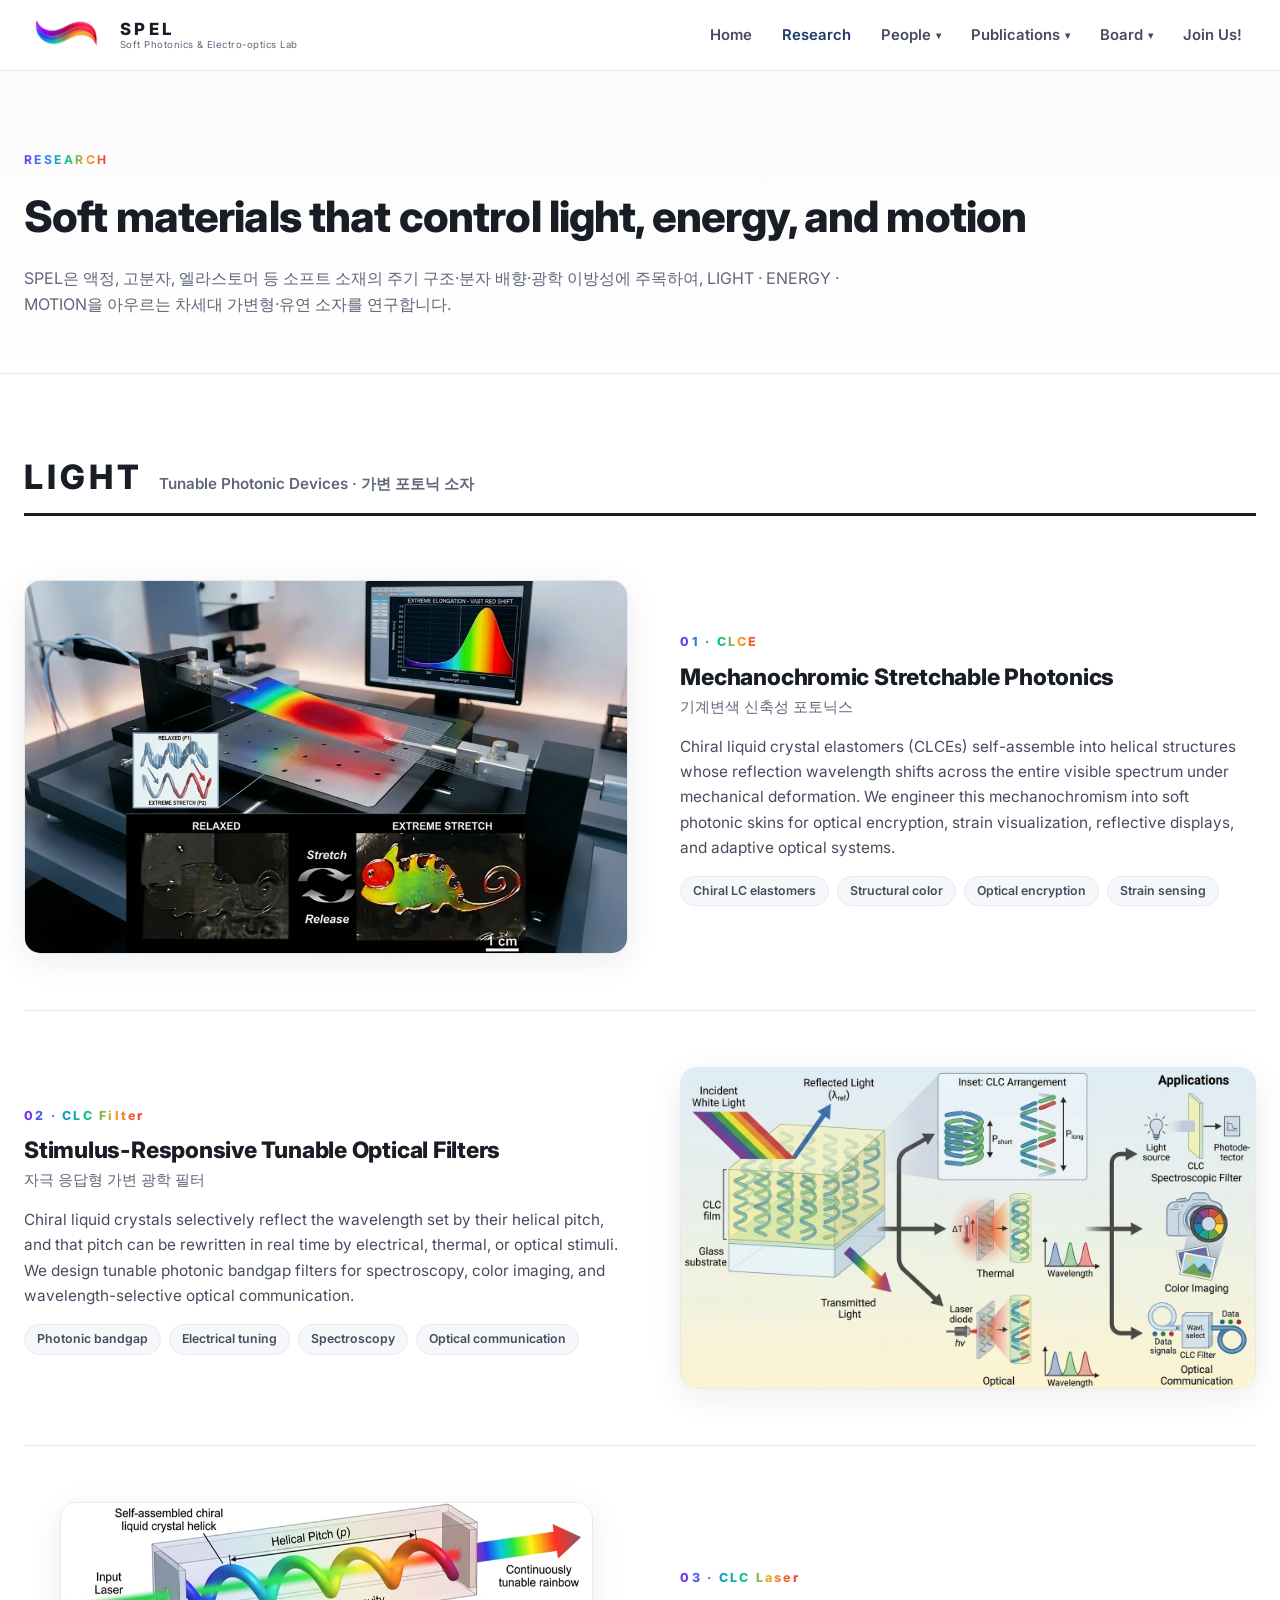
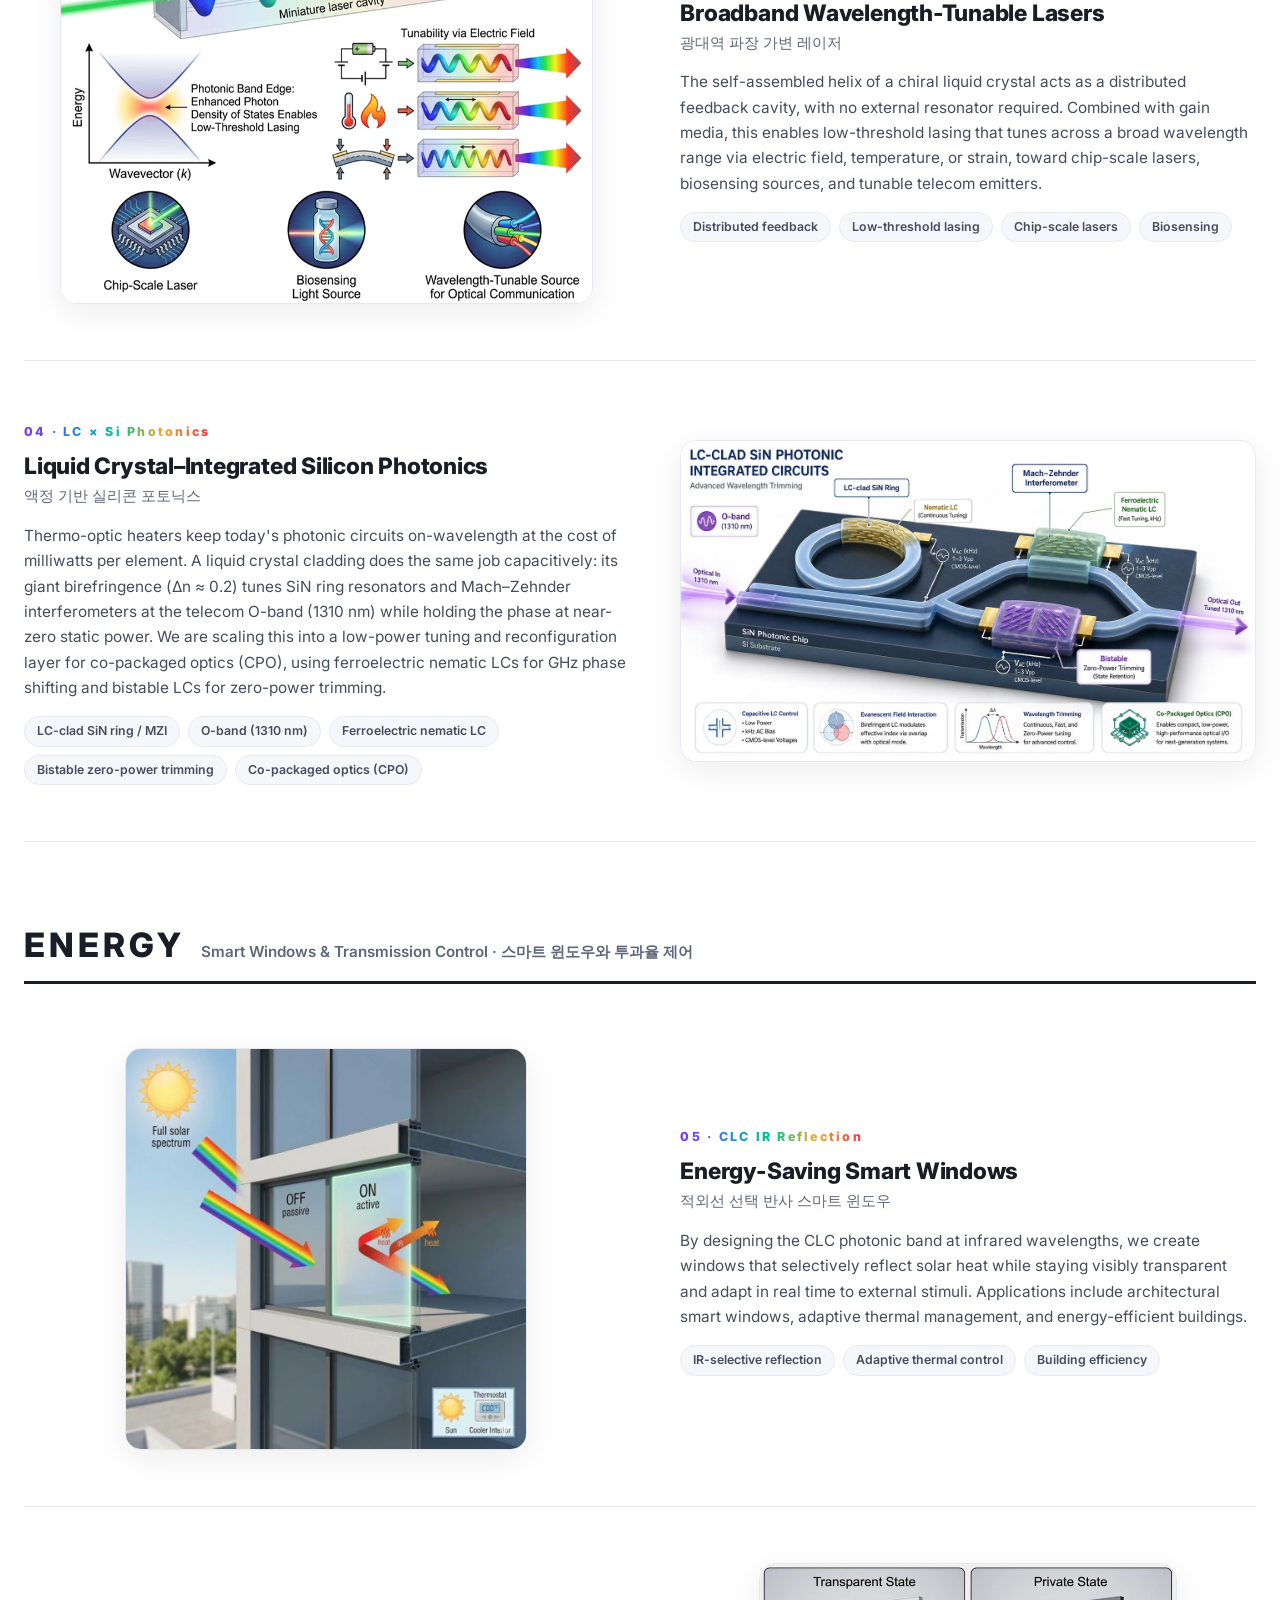
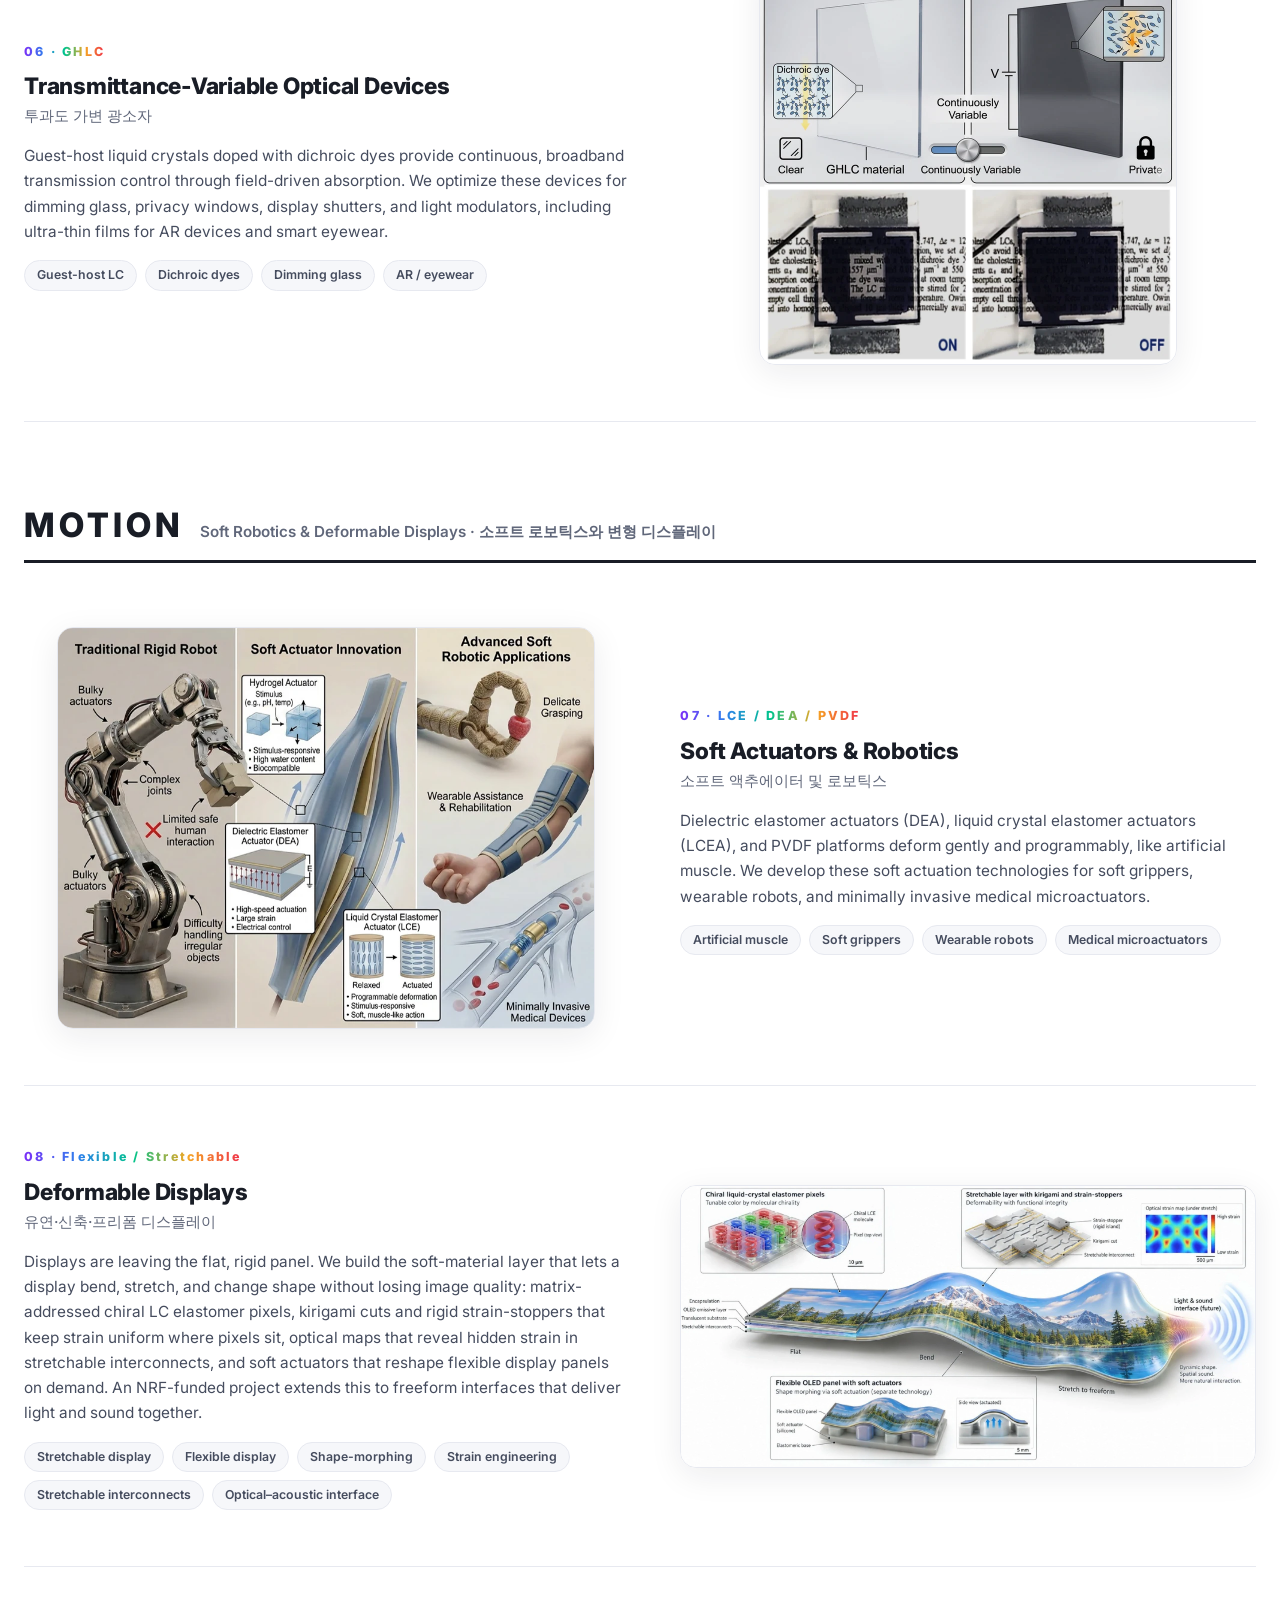
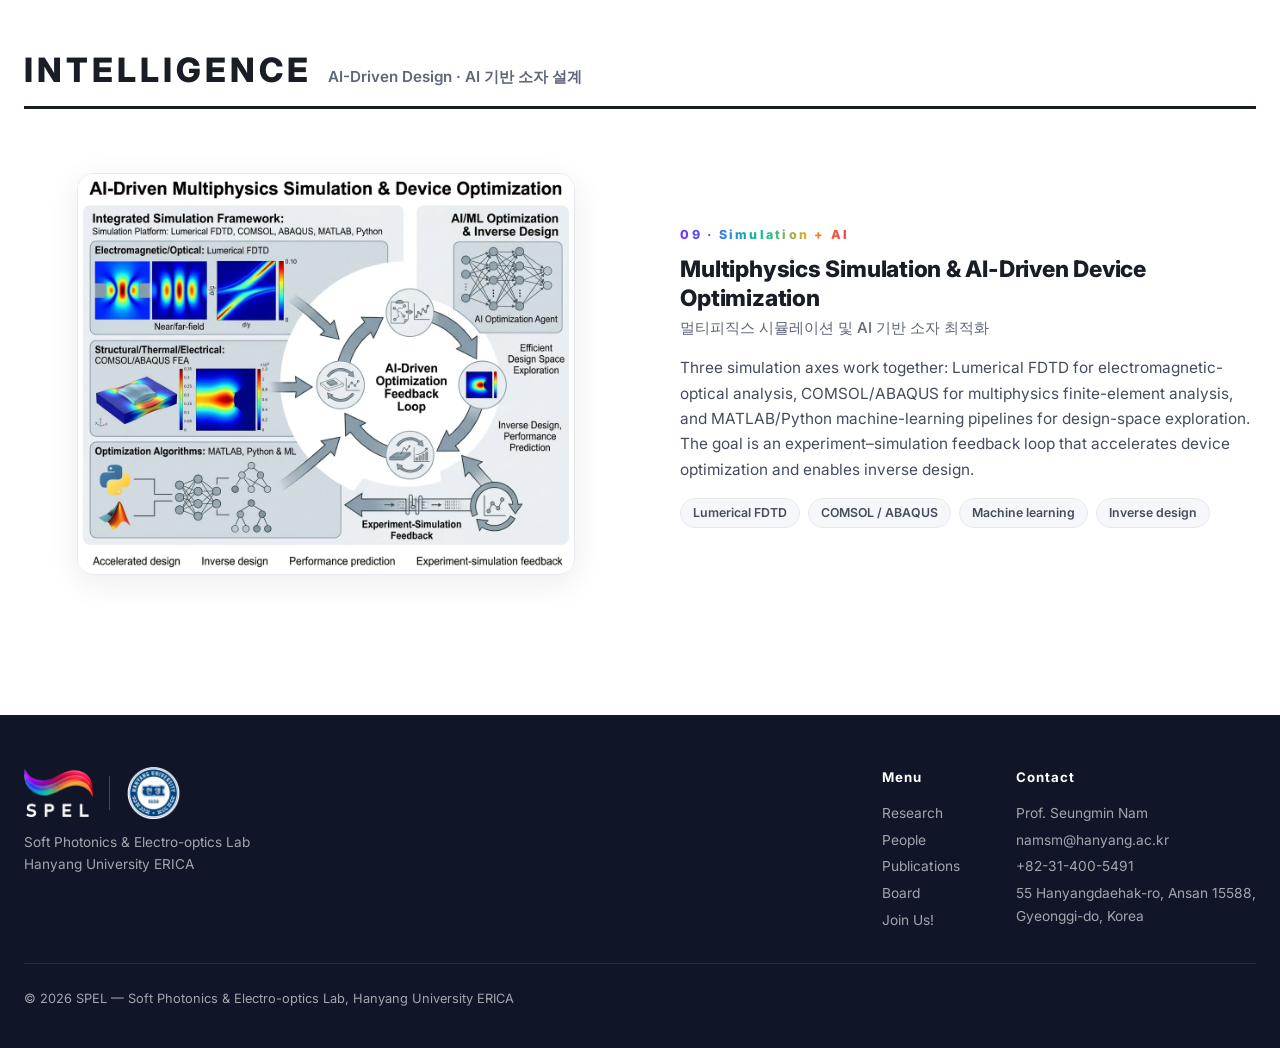
<file: research.html>
<!DOCTYPE html>
<html lang="en">
<head>
  <meta charset="UTF-8" />
  <meta name="viewport" content="width=device-width, initial-scale=1.0" />
  <title>Research · 연구 분야 — SPEL | Hanyang University ERICA</title>
  <meta name="description" content="SPEL 연구 분야: 기계변색 신축성 포토닉스, 가변 광학 필터, 파장 가변 레이저, 액정 기반 실리콘 포토닉스, 스마트 윈도우, 투과도 가변 광소자, 소프트 액추에이터, 유연·신축 디스플레이, AI 기반 소자 설계. Research areas of SPEL: tunable photonics, LC-integrated silicon photonics, smart windows, soft actuators, deformable displays, and AI-driven design." />
  <link rel="canonical" href="https://spel.hanyang.ac.kr/research.html" />
  <meta property="og:type" content="website" />
  <meta property="og:site_name" content="SPEL — Soft Photonics &amp; Electro-optics Lab" />
  <meta property="og:title" content="Research · 연구 분야 — SPEL | Hanyang University ERICA" />
  <meta property="og:description" content="SPEL 연구 분야: 기계변색 신축성 포토닉스, 가변 광학 필터, 파장 가변 레이저, 액정 기반 실리콘 포토닉스, 스마트 윈도우, 투과도 가변 광소자, 소프트 액추에이터, 유연·신축 디스플레이, AI 기반 소자 설계. Research areas of SPEL: tunable photonics, LC-integrated silicon photonics, smart windows, soft actuators, deformable displays, and AI-driven design." />
  <meta property="og:url" content="https://spel.hanyang.ac.kr/research.html" />
  <meta property="og:image" content="https://spel.hanyang.ac.kr/assets/og-image.jpg" />
  <meta property="og:image:width" content="1200" />
  <meta property="og:image:height" content="630" />
  <meta property="og:image:alt" content="SPEL — Soft Photonics &amp; Electro-optics Lab, 한양대학교 ERICA" />
  <meta property="og:locale" content="ko_KR" />
  <meta name="twitter:card" content="summary_large_image" />
  <link rel="icon" href="assets/logo-square.png" />
  <link rel="preconnect" href="https://fonts.googleapis.com" />
  <link rel="preconnect" href="https://fonts.gstatic.com" crossorigin />
  <link href="https://fonts.googleapis.com/css2?family=Inter:wght@400;500;600;700;800&display=swap" rel="stylesheet" />
  <link rel="stylesheet" href="css/style.css" />
</head>
<body>

<header class="site-header">
  <div class="wrap">
    <a class="brand" href="index.html">
      <img src="assets/logo-wave.webp" alt="SPEL logo" width="340" height="146" />
      <span class="brand-text">
        <strong>SPEL</strong>
        <span>Soft Photonics &amp; Electro-optics Lab</span>
      </span>
    </a>
    <button class="nav-toggle" aria-label="Menu"><span></span></button>
    <nav class="nav">
      <a class="top-link" href="index.html">Home</a>
      <a class="top-link" href="research.html">Research</a>
      <div class="nav-item">
        <a class="top-link" href="people.html">People <span class="caret">▾</span></a>
        <div class="dropdown">
          <a href="people.html#pi">PI</a>
          <a href="people.html#members">Members</a>
          <a href="people.html#alumni">Alumni</a>
        </div>
      </div>
      <div class="nav-item">
        <a class="top-link" href="publications.html">Publications <span class="caret">▾</span></a>
        <div class="dropdown">
          <a href="publications.html#covers">Cover Gallery</a>
          <a href="publications.html#journals">Journals</a>
          <a href="publications.html#conferences">Conferences</a>
        </div>
      </div>
      <div class="nav-item">
        <a class="top-link" href="board.html">Board <span class="caret">▾</span></a>
        <div class="dropdown">
          <a href="board.html#news">News</a>
          <a href="board.html#gallery">Gallery</a>
        </div>
      </div>
      <a class="top-link" href="join.html">Join Us!</a>
    </nav>
  </div>
</header>

<section class="page-hero">
  <div class="wrap">
    <span class="kicker">Research</span>
    <h1>Soft materials that control light, energy, and motion</h1>
    <p>SPEL은 액정, 고분자, 엘라스토머 등 소프트 소재의 주기 구조·분자 배향·광학 이방성에 주목하여, LIGHT · ENERGY · MOTION을 아우르는 차세대 가변형·유연 소자를 연구합니다.</p>
  </div>
</section>

<section class="section">
  <div class="wrap">

    <!-- 연구 그림 교체: 가로 1400px 이하 WebP(200KB 전후)로 변환해 assets/research/ 에 넣고
         width/height를 실제 픽셀 크기로 지정 (https://squoosh.app 에서 무료 변환 가능) -->

    <!-- ==================== LIGHT ==================== -->
    <div class="group-head reveal" id="light">
      <h2>LIGHT</h2><span>Tunable Photonic Devices · 가변 포토닉 소자</span>
    </div>

    <div class="feature reveal" id="area1">
      <div class="media"><img src="assets/research/area1.webp" alt="Mechanochromic stretchable photonics" width="1018" height="628" /></div>
      <div>
        <span class="num">01 · CLCE</span>
        <h3>Mechanochromic Stretchable Photonics</h3>
        <p class="kr-sub">기계변색 신축성 포토닉스</p>
        <p>
          Chiral liquid crystal elastomers (CLCEs) self-assemble into helical structures
          whose reflection wavelength shifts across the entire visible spectrum under
          mechanical deformation. We engineer this mechanochromism into soft photonic
          skins for optical encryption, strain visualization, reflective displays, and
          adaptive optical systems.
        </p>
        <ul class="tags">
          <li>Chiral LC elastomers</li><li>Structural color</li><li>Optical encryption</li><li>Strain sensing</li>
        </ul>
      </div>
    </div>

    <div class="feature flip reveal" id="area2">
      <div class="media"><img src="assets/research/area2.webp" alt="Stimulus-responsive tunable optical filters" width="1376" height="768" loading="lazy" /></div>
      <div>
        <span class="num">02 · CLC Filter</span>
        <h3>Stimulus-Responsive Tunable Optical Filters</h3>
        <p class="kr-sub">자극 응답형 가변 광학 필터</p>
        <p>
          Chiral liquid crystals selectively reflect the wavelength set by their helical
          pitch, and that pitch can be rewritten in real time by electrical, thermal, or
          optical stimuli. We design tunable photonic bandgap filters for spectroscopy,
          color imaging, and wavelength-selective optical communication.
        </p>
        <ul class="tags">
          <li>Photonic bandgap</li><li>Electrical tuning</li><li>Spectroscopy</li><li>Optical communication</li>
        </ul>
      </div>
    </div>

    <div class="feature reveal" id="area3">
      <div class="media"><img src="assets/research/area3.webp" alt="Broadband wavelength-tunable lasers" width="894" height="673" loading="lazy" /></div>
      <div>
        <span class="num">03 · CLC Laser</span>
        <h3>Broadband Wavelength-Tunable Lasers</h3>
        <p class="kr-sub">광대역 파장 가변 레이저</p>
        <p>
          The self-assembled helix of a chiral liquid crystal acts as a distributed
          feedback cavity, with no external resonator required. Combined with gain media,
          this enables low-threshold lasing that tunes across a broad wavelength range
          via electric field, temperature, or strain, toward chip-scale lasers,
          biosensing sources, and tunable telecom emitters.
        </p>
        <ul class="tags">
          <li>Distributed feedback</li><li>Low-threshold lasing</li><li>Chip-scale lasers</li><li>Biosensing</li>
        </ul>
      </div>
    </div>

    <div class="feature flip reveal" id="area8">
      <div class="media"><img src="assets/research/area8-chip.webp" alt="LC-clad SiN photonic integrated circuits for advanced wavelength trimming" width="1376" height="768" loading="lazy" /></div>
      <div>
        <span class="num">04 · LC × Si Photonics</span>
        <h3>Liquid Crystal–Integrated Silicon Photonics</h3>
        <p class="kr-sub">액정 기반 실리콘 포토닉스</p>
        <p>
          Thermo-optic heaters keep today's photonic circuits on-wavelength at the cost
          of milliwatts per element. A liquid crystal cladding does the same job
          capacitively: its giant birefringence (Δn ≈ 0.2) tunes SiN ring resonators
          and Mach&#8211;Zehnder interferometers at the telecom O-band (1310 nm) while
          holding the phase at near-zero static power. We are scaling this into a
          low-power tuning and reconfiguration layer for co-packaged optics (CPO),
          using ferroelectric nematic LCs for GHz phase shifting and bistable LCs for
          zero-power trimming.
        </p>
        <ul class="tags">
          <li>LC-clad SiN ring / MZI</li><li>O-band (1310 nm)</li><li>Ferroelectric nematic LC</li><li>Bistable zero-power trimming</li><li>Co-packaged optics (CPO)</li>
        </ul>
      </div>
    </div>

    <!-- ==================== ENERGY ==================== -->
    <div class="group-head reveal" id="energy">
      <h2>ENERGY</h2><span>Smart Windows &amp; Transmission Control · 스마트 윈도우와 투과율 제어</span>
    </div>

    <div class="feature reveal" id="area4">
      <div class="media"><img src="assets/research/area4.webp" alt="Energy-saving smart windows" width="492" height="492" loading="lazy" /></div>
      <div>
        <span class="num">05 · CLC IR Reflection</span>
        <h3>Energy-Saving Smart Windows</h3>
        <p class="kr-sub">적외선 선택 반사 스마트 윈도우</p>
        <p>
          By designing the CLC photonic band at infrared wavelengths, we create windows
          that selectively reflect solar heat while staying visibly transparent and
          adapt in real time to external stimuli. Applications include architectural
          smart windows, adaptive thermal management, and energy-efficient buildings.
        </p>
        <ul class="tags">
          <li>IR-selective reflection</li><li>Adaptive thermal control</li><li>Building efficiency</li>
        </ul>
      </div>
    </div>

    <div class="feature flip reveal" id="area5">
      <div class="media"><img src="assets/research/area5.webp" alt="Transmittance-variable optical devices" width="832" height="800" loading="lazy" /></div>
      <div>
        <span class="num">06 · GHLC</span>
        <h3>Transmittance-Variable Optical Devices</h3>
        <p class="kr-sub">투과도 가변 광소자</p>
        <p>
          Guest-host liquid crystals doped with dichroic dyes provide continuous,
          broadband transmission control through field-driven absorption. We optimize
          these devices for dimming glass, privacy windows, display shutters, and light
          modulators, including ultra-thin films for AR devices and smart eyewear.
        </p>
        <ul class="tags">
          <li>Guest-host LC</li><li>Dichroic dyes</li><li>Dimming glass</li><li>AR / eyewear</li>
        </ul>
      </div>
    </div>

    <!-- ==================== MOTION ==================== -->
    <div class="group-head reveal" id="motion">
      <h2>MOTION</h2><span>Soft Robotics &amp; Deformable Displays · 소프트 로보틱스와 변형 디스플레이</span>
    </div>

    <div class="feature reveal" id="area6">
      <div class="media"><img src="assets/research/area6.webp" alt="Soft actuators and robotics" width="894" height="667" loading="lazy" /></div>
      <div>
        <span class="num">07 · LCE / DEA / PVDF</span>
        <h3>Soft Actuators &amp; Robotics</h3>
        <p class="kr-sub">소프트 액추에이터 및 로보틱스</p>
        <p>
          Dielectric elastomer actuators (DEA), liquid crystal elastomer actuators
          (LCEA), and PVDF platforms deform gently and programmably, like artificial
          muscle. We develop these soft actuation technologies for soft grippers,
          wearable robots, and minimally invasive medical microactuators.
        </p>
        <ul class="tags">
          <li>Artificial muscle</li><li>Soft grippers</li><li>Wearable robots</li><li>Medical microactuators</li>
        </ul>
      </div>
    </div>

    <div class="feature flip reveal" id="area9">
      <div class="media"><img src="assets/research/area9-display.webp" alt="Deformable displays: chiral liquid-crystal elastomer pixels, a stretchable layer with kirigami cuts and strain-stoppers, a shape-morphing panel on soft actuators, and a future light-and-sound interface" width="2000" height="979" loading="lazy" /></div>
      <div>
        <span class="num">08 · Flexible / Stretchable</span>
        <h3>Deformable Displays</h3>
        <p class="kr-sub">유연·신축·프리폼 디스플레이</p>
        <p>
          Displays are leaving the flat, rigid panel. We build the soft-material layer
          that lets a display bend, stretch, and change shape without losing image
          quality: matrix-addressed chiral LC elastomer pixels, kirigami cuts and rigid
          strain-stoppers that keep strain uniform where pixels sit, optical maps that
          reveal hidden strain in stretchable interconnects, and soft actuators that
          reshape flexible display panels on demand. An NRF-funded project extends this to
          freeform interfaces that deliver light and sound together.
        </p>
        <ul class="tags">
          <li>Stretchable display</li><li>Flexible display</li><li>Shape-morphing</li><li>Strain engineering</li><li>Stretchable interconnects</li><li>Optical–acoustic interface</li>
        </ul>
      </div>
    </div>

    <!-- ==================== INTELLIGENCE ==================== -->
    <div class="group-head reveal" id="intelligence">
      <h2>INTELLIGENCE</h2><span>AI-Driven Design · AI 기반 소자 설계</span>
    </div>

    <div class="feature reveal" id="area7">
      <div class="media"><img src="assets/research/area7.webp" alt="Multiphysics simulation and AI-driven optimization" width="1152" height="928" loading="lazy" /></div>
      <div>
        <span class="num">09 · Simulation + AI</span>
        <h3>Multiphysics Simulation &amp; AI-Driven Device Optimization</h3>
        <p class="kr-sub">멀티피직스 시뮬레이션 및 AI 기반 소자 최적화</p>
        <p>
          Three simulation axes work together: Lumerical FDTD for electromagnetic-optical
          analysis, COMSOL/ABAQUS for multiphysics finite-element analysis, and
          MATLAB/Python machine-learning pipelines for design-space exploration. The goal
          is an experiment–simulation feedback loop that accelerates device optimization
          and enables inverse design.
        </p>
        <ul class="tags">
          <li>Lumerical FDTD</li><li>COMSOL / ABAQUS</li><li>Machine learning</li><li>Inverse design</li>
        </ul>
      </div>
    </div>

  </div>
</section>

<footer class="site-footer">
  <div class="wrap">
    <div class="top">
      <div class="f-brand">
        <div class="f-logos">
          <img src="assets/logo-white-spaced.webp" alt="SPEL" width="140" height="98" />
          <span class="f-div" aria-hidden="true"></span>
          <img class="f-seal" src="assets/hanyang-emblem.webp" alt="Hanyang University" width="112" height="106" />
        </div>
        <p>Soft Photonics &amp; Electro-optics Lab<br />Hanyang University ERICA</p>
      </div>
      <div class="cols">
        <div>
          <h4>Menu</h4>
          <a href="research.html">Research</a>
          <a href="people.html">People</a>
          <a href="publications.html">Publications</a>
          <a href="board.html">Board</a>
          <a href="join.html">Join Us!</a>
        </div>
        <div>
          <h4>Contact</h4>
          <span>Prof. Seungmin Nam</span>
          <a href="mailto:namsm@hanyang.ac.kr">namsm@hanyang.ac.kr</a>
          <span>+82-31-400-5491</span>
          <span>55 Hanyangdaehak-ro, Ansan 15588,<br />Gyeonggi-do, Korea</span>
        </div>
      </div>
    </div>
    <div class="base">
      <span>© 2026 SPEL — Soft Photonics &amp; Electro-optics Lab, Hanyang University ERICA</span>
    </div>
  </div>
</footer>

<script src="js/main.js"></script>
</body>
</html>
</file>
<file: css/style.css>
/* ==========================================================================
   SPEL — Soft Photonics & Electro-optics Lab, Hanyang University ERICA
   Shared stylesheet — light, minimal (ref: flexlab.korea.ac.kr feel)
   ========================================================================== */

:root {
  --ink: #191d26;
  --ink-soft: #454c5e;
  --muted: #60677a; /* ≥ 4.5:1 on --bg and --bg-soft (WCAG AA body text) */
  --bg: #ffffff;
  --bg-soft: #f6f7fa;
  --line: #e7e9f0;
  --navy: #101527;
  --accent: #1f3a68; /* deep navy; same family as --navy, 11.3:1 on white */
  --spectrum: linear-gradient(90deg, #7b2ff7, #2f80ed, #00c48c, #f5a623, #f0304a);
  --radius: 16px;
  --shadow: 0 8px 32px rgba(20, 24, 40, 0.08);
  --maxw: 1280px;
}

* { margin: 0; padding: 0; box-sizing: border-box; }

html { scroll-behavior: smooth; }

body {
  font-family: "Inter", "Pretendard", -apple-system, "Segoe UI", "Malgun Gothic", sans-serif;
  color: var(--ink);
  background: var(--bg);
  line-height: 1.65;
  word-break: keep-all;
  -webkit-font-smoothing: antialiased;
}

/* height:auto keeps the width/height attributes (used to reserve space) from stretching images */
img { max-width: 100%; height: auto; display: block; }
a { color: inherit; text-decoration: none; }
ul { list-style: none; }

.wrap { max-width: var(--maxw); margin: 0 auto; padding: 0 24px; }

/* --------------------------------------------------------------------------
   Header — white, minimal, dropdown nav
   -------------------------------------------------------------------------- */
.site-header {
  position: sticky;
  top: 0;
  z-index: 100;
  background: rgba(255, 255, 255, 0.92);
  backdrop-filter: blur(12px);
  -webkit-backdrop-filter: blur(12px);
  border-bottom: 1px solid var(--line);
}

.site-header .wrap {
  display: flex;
  align-items: center;
  justify-content: space-between;
  height: 70px;
}

.brand { display: flex; align-items: center; gap: 12px; }
.brand img { height: 36px; width: auto; }
.brand .brand-text { display: flex; flex-direction: column; line-height: 1.2; }
.brand .brand-text strong { color: var(--ink); font-size: 1.05rem; letter-spacing: 0.2em; font-weight: 800; }
.brand .brand-text span { color: var(--muted); font-size: 0.6rem; letter-spacing: 0.05em; }

.nav { display: flex; align-items: center; gap: 2px; }

.nav > .nav-item { position: relative; }

.nav a.top-link,
.nav .nav-item > button {
  display: inline-flex;
  align-items: center;
  gap: 5px;
  color: var(--ink-soft);
  font-size: 0.93rem;
  font-weight: 600;
  padding: 9px 14px;
  border-radius: 9px;
  border: 0;
  background: none;
  cursor: pointer;
  font-family: inherit;
  transition: color 0.15s, background 0.15s;
}
.nav a.top-link:hover,
.nav .nav-item > button:hover { color: var(--ink); background: var(--bg-soft); }
.nav a.top-link.active { color: var(--accent); }

.nav .nav-item > a .caret {
  font-size: 0.6rem;
  transform: translateY(1px);
}

.dropdown {
  position: absolute;
  top: 100%;
  left: 8px;
  min-width: 185px;
  background: #fff;
  border: 1px solid var(--line);
  border-radius: 12px;
  box-shadow: var(--shadow);
  padding: 8px;
  display: none;
  z-index: 50;
}
.nav-item:hover .dropdown,
.nav-item:focus-within .dropdown { display: block; }
.dropdown a {
  display: block;
  padding: 9px 12px;
  border-radius: 8px;
  font-size: 0.9rem;
  font-weight: 500;
  color: var(--ink-soft);
}
.dropdown a:hover { background: var(--bg-soft); color: var(--ink); }

.nav-toggle {
  display: none;
  background: none; border: 0;
  width: 42px; height: 42px;
  cursor: pointer;
  position: relative;
}
.nav-toggle span, .nav-toggle span::before, .nav-toggle span::after {
  content: "";
  position: absolute;
  left: 9px;
  width: 24px; height: 2px;
  background: var(--ink);
  border-radius: 2px;
  transition: transform 0.25s, opacity 0.25s;
}
.nav-toggle span { top: 20px; }
.nav-toggle span::before { left: 0; top: -7px; }
.nav-toggle span::after { left: 0; top: 7px; }

/* --------------------------------------------------------------------------
   Hero (home) — light, centered, spectral accent
   -------------------------------------------------------------------------- */
.hero {
  position: relative;
  text-align: center;
  padding: 110px 0 84px;
  background:
    radial-gradient(720px 340px at 50% -140px, rgba(47, 128, 237, 0.09), transparent 65%),
    linear-gradient(180deg, #fbfbfd 0%, #ffffff 100%);
  overflow: hidden;
}

.hero .logo-wave { height: 72px; margin: 0 auto 26px; width: auto; }

.hero h1 {
  font-size: clamp(2.1rem, 4.8vw, 3.4rem);
  font-weight: 800;
  letter-spacing: 0.28em;
  text-indent: 0.28em;
  line-height: 1.15;
}

.hero .sub {
  margin-top: 10px;
  font-size: clamp(1rem, 2vw, 1.3rem);
  font-weight: 600;
  color: var(--ink-soft);
  letter-spacing: 0.01em;
}

.hero .lede {
  margin: 22px auto 0;
  max-width: 660px;
  font-size: 1rem;
  color: var(--muted);
}

.hero .lede-kr {
  margin-top: 8px;
  font-size: 0.92rem;
  color: var(--muted);
}

.hero .spectral-bar {
  width: 120px; height: 5px;
  border-radius: 4px;
  background: var(--spectrum);
  margin: 30px auto 0;
}

.hero .cta-row { margin-top: 34px; display: flex; gap: 12px; justify-content: center; flex-wrap: wrap; }

.btn {
  display: inline-flex;
  align-items: center;
  gap: 8px;
  padding: 12px 26px;
  border-radius: 11px;
  font-weight: 600;
  font-size: 0.95rem;
  transition: transform 0.18s, box-shadow 0.18s, background 0.18s, color 0.18s;
}
.btn:hover { transform: translateY(-2px); }
.btn-primary {
  background: var(--ink);
  color: #fff;
  box-shadow: 0 6px 22px rgba(20, 24, 40, 0.18);
}
.btn-primary:hover { background: #000; }
.btn-ghost {
  border: 1px solid var(--line);
  color: var(--ink-soft);
  background: #fff;
}
.btn-ghost:hover { border-color: var(--ink-soft); color: var(--ink); }

/* --------------------------------------------------------------------------
   Sections
   -------------------------------------------------------------------------- */
.section { padding: 84px 0; }
.section.alt { background: var(--bg-soft); }

.section-head { margin-bottom: 44px; }
.section-head.center { text-align: center; }
.section-head .kicker {
  display: inline-block;
  font-size: 0.76rem;
  font-weight: 700;
  letter-spacing: 0.2em;
  text-transform: uppercase;
  margin-bottom: 12px;
  background: var(--spectrum);
  -webkit-background-clip: text;
  background-clip: text;
  color: transparent;
}
.section-head h2 {
  font-size: clamp(1.6rem, 3.2vw, 2.2rem);
  font-weight: 800;
  letter-spacing: -0.015em;
  line-height: 1.2;
}
.section-head p { margin-top: 12px; color: var(--muted); font-size: 1rem; max-width: 680px; }
.section-head.center p { margin-left: auto; margin-right: auto; }

.more-link {
  display: inline-block;
  margin-top: 26px;
  font-weight: 600;
  font-size: 0.92rem;
  color: var(--accent);
}
.more-link:hover { text-decoration: underline; }

/* --------------------------------------------------------------------------
   Research category / cards
   -------------------------------------------------------------------------- */
.cat-grid {
  display: grid;
  grid-template-columns: repeat(3, 1fr);
  gap: 24px;
}
.cat-grid.cols-2 { grid-template-columns: repeat(2, 1fr); }

.card {
  background: #fff;
  border: 1px solid var(--line);
  border-radius: var(--radius);
  overflow: hidden;
  transition: transform 0.22s ease, box-shadow 0.22s ease;
  display: flex;
  flex-direction: column;
}
.card:hover { transform: translateY(-5px); box-shadow: var(--shadow); }

.card .thumb {
  aspect-ratio: 4 / 3;
  overflow: hidden;
  background: var(--bg-soft);
}
.card .thumb img {
  width: 100%; height: 100%;
  object-fit: cover;
  transition: transform 0.35s ease;
}
.card:hover .thumb img { transform: scale(1.04); }
/* area7 has a title band on top and a caption strip below; anchor to the bottom so the
   4:3 crop removes the (redundant) title cleanly instead of half-cutting both */
.card .thumb img[src$="area7.webp"] { object-position: center bottom; }

.card .body { padding: 20px 22px 24px; flex: 1; }
.card .cat {
  display: inline-block;
  font-size: 0.7rem;
  font-weight: 800;
  letter-spacing: 0.16em;
  text-transform: uppercase;
  padding: 4px 12px;
  border-radius: 999px;
  color: var(--ink-soft);
  background: var(--bg-soft);
  border: 1px solid var(--line);
}
.card h3 { margin-top: 6px; font-size: 1.05rem; font-weight: 700; line-height: 1.35; }
.card h3 .kr { display: block; font-size: 0.8rem; font-weight: 500; color: var(--muted); margin-top: 3px; }
.card p { margin-top: 9px; font-size: 0.9rem; color: var(--muted); }

/* --------------------------------------------------------------------------
   Research page — grouped feature rows
   -------------------------------------------------------------------------- */
.group-head {
  display: flex;
  align-items: baseline;
  gap: 16px;
  margin: 84px 0 8px;
  padding-bottom: 16px;
  border-bottom: 3px solid var(--ink);
}
.group-head:first-of-type { margin-top: 0; }
.group-head h2 {
  font-size: clamp(1.7rem, 3.4vw, 2.1rem);
  font-weight: 800;
  letter-spacing: 0.12em;
  color: var(--ink);
  line-height: 1.15;
}
.group-head span { color: var(--muted); font-size: 0.95rem; font-weight: 600; }

.feature {
  display: grid;
  grid-template-columns: 1.05fr 1fr;
  gap: 52px;
  align-items: center;
  padding: 56px 0;
  border-bottom: 1px solid var(--line);
}
.feature:last-child { border-bottom: 0; }
.feature.flip .media { order: 2; }

.feature .media {
  border-radius: var(--radius);
  overflow: hidden;
  border: 1px solid var(--line);
  box-shadow: var(--shadow);
  width: fit-content;
  justify-self: center;
  align-self: center;
}
/* cap height so wide and near-square figures render at similar sizes,
   without cropping or letterboxing (frame hugs the image) */
.feature .media img {
  display: block;
  max-width: 100%;
  max-height: 400px;
  width: auto;
  height: auto;
}

.feature .num {
  font-size: 0.78rem;
  font-weight: 800;
  letter-spacing: 0.18em;
  background: var(--spectrum);
  -webkit-background-clip: text;
  background-clip: text;
  color: transparent;
}
.feature h3 { margin-top: 8px; font-size: 1.42rem; font-weight: 800; letter-spacing: -0.01em; line-height: 1.28; }
.feature .kr-sub { margin-top: 4px; color: var(--muted); font-size: 0.94rem; font-weight: 500; }
.feature p { margin-top: 14px; color: var(--ink-soft); font-size: 0.96rem; }
.feature .tags { margin-top: 16px; display: flex; flex-wrap: wrap; gap: 8px; }
.feature .tags li {
  font-size: 0.77rem;
  font-weight: 600;
  color: var(--ink-soft);
  background: var(--bg-soft);
  border: 1px solid var(--line);
  padding: 4px 12px;
  border-radius: 999px;
}

/* --------------------------------------------------------------------------
   Page hero (subpages) — light
   -------------------------------------------------------------------------- */
.page-hero {
  padding: 74px 0 56px;
  background: linear-gradient(180deg, #fbfbfd, #ffffff);
  border-bottom: 1px solid var(--line);
}
.page-hero .kicker {
  font-size: 0.76rem;
  font-weight: 700;
  letter-spacing: 0.2em;
  text-transform: uppercase;
  background: var(--spectrum);
  -webkit-background-clip: text;
  background-clip: text;
  color: transparent;
}
.page-hero h1 { margin-top: 10px; font-size: clamp(1.9rem, 4vw, 2.7rem); font-weight: 800; letter-spacing: -0.02em; }
.page-hero p { margin-top: 12px; max-width: 860px; color: var(--muted); }

/* --------------------------------------------------------------------------
   Cover gallery / carousel
   -------------------------------------------------------------------------- */
.cover-strip {
  display: flex;
  gap: 22px;
  overflow-x: auto;
  padding: 8px 4px 22px;
  scroll-snap-type: x mandatory;
}
.cover-strip::-webkit-scrollbar { height: 8px; }
.cover-strip::-webkit-scrollbar-thumb { background: var(--line); border-radius: 4px; }
.cover-strip { cursor: grab; }
.cover-strip.dragging { cursor: grabbing; scroll-snap-type: none; user-select: none; }
.cover-strip figcaption { cursor: text; }
.cover-strip img { -webkit-user-drag: none; }

.cover-item {
  flex: 0 0 210px;
  scroll-snap-align: start;
}
.cover-item .frame {
  border-radius: 12px;
  overflow: hidden;
  border: 1px solid var(--line);
  box-shadow: var(--shadow);
  aspect-ratio: 3 / 4;
  background: var(--bg-soft);
  transition: transform 0.22s ease;
}
.cover-item:hover .frame { transform: translateY(-5px); }
.cover-item .frame img { width: 100%; height: 100%; object-fit: cover; }
.cover-item figcaption { margin-top: 10px; font-size: 0.82rem; color: var(--ink-soft); line-height: 1.4; }
.cover-item figcaption strong { display: block; color: var(--ink); font-size: 0.86rem; }

.cover-grid {
  display: grid;
  grid-template-columns: repeat(4, 1fr);
  gap: 26px;
}
.cover-grid .cover-item { flex: none; }

/* --------------------------------------------------------------------------
   Publications
   -------------------------------------------------------------------------- */
.pub-year { margin: 46px 0 16px; display: flex; align-items: center; gap: 18px; }
.pub-year:first-of-type { margin-top: 0; }
.pub-year h2 { font-size: 1.4rem; font-weight: 800; }
.pub-year::after { content: ""; flex: 1; height: 1px; background: var(--line); }

.pub-list { display: flex; flex-direction: column; gap: 14px; }

.pub {
  background: #fff;
  border: 1px solid var(--line);
  border-radius: 13px;
  padding: 18px 22px;
  display: flex;
  gap: 16px;
  transition: box-shadow 0.18s, transform 0.18s;
}
.pub:hover { box-shadow: var(--shadow); transform: translateY(-2px); }
.pub .no {
  flex: 0 0 auto;
  font-weight: 800;
  font-size: 0.85rem;
  color: var(--muted);
  padding-top: 2px;
  min-width: 26px;
}
.pub .title { display: block; font-weight: 700; font-size: 0.98rem; line-height: 1.45; }
.pub a.title:hover { color: var(--accent); text-decoration: underline; }
a.badge:hover { text-decoration: underline; }
.pub .authors { margin-top: 5px; font-size: 0.86rem; color: var(--muted); }
.pub .authors .me { color: var(--ink); font-weight: 700; text-decoration: underline; text-underline-offset: 3px; }
.page-hero .me { font-weight: 700; text-decoration: underline; text-underline-offset: 3px; }
.pub .meta { margin-top: 7px; display: flex; flex-wrap: wrap; gap: 7px; align-items: center; }
.pub .journal { font-size: 0.86rem; font-style: italic; font-weight: 600; color: var(--accent); }
.pub .vol { font-size: 0.84rem; color: var(--muted); }
.badge {
  font-size: 0.7rem;
  font-weight: 700;
  padding: 3px 10px;
  border-radius: 999px;
  letter-spacing: 0.02em;
}
.badge.cover { background: #fef3e2; color: #b45309; }
.badge.if { background: #eef2ff; color: #4338ca; }
.badge.jcr { background: #f0f9ff; color: #0369a1; }
.badge.award { background: #ecfdf5; color: #047857; }
.badge.invited { background: #fdf2f8; color: #be185d; }

/* Conference compact list */
.conf-list { display: flex; flex-direction: column; }
.conf {
  display: grid;
  grid-template-columns: 30px 1fr;
  gap: 12px;
  padding: 13px 4px;
  border-bottom: 1px solid var(--line);
  font-size: 0.9rem;
}
.conf .no { font-weight: 700; color: var(--muted); font-size: 0.82rem; padding-top: 2px; }
.conf .t { color: var(--ink-soft); }
.conf .t strong { color: var(--ink); font-weight: 600; }
.conf .t .me { color: var(--ink); font-weight: 700; text-decoration: underline; text-underline-offset: 3px; }
.conf .venue { color: var(--muted); font-size: 0.84rem; }

/* --------------------------------------------------------------------------
   People
   -------------------------------------------------------------------------- */
.pi-card {
  display: grid;
  grid-template-columns: 255px 1fr;
  gap: 44px;
  background: #fff;
  border: 1px solid var(--line);
  border-radius: var(--radius);
  padding: 38px;
  box-shadow: var(--shadow);
}
.pi-photo {
  border-radius: 14px;
  background: linear-gradient(165deg, #eef0f6, #dfe3ee);
  aspect-ratio: 3 / 4;
  display: flex;
  align-items: center;
  justify-content: center;
  color: var(--muted);
  font-size: 0.85rem;
  overflow: hidden;
}
.pi-photo img { width: 100%; height: 100%; object-fit: cover; }
.pi-info h3 { font-size: 1.55rem; font-weight: 800; }
.pi-info h3 .kr { font-weight: 500; color: var(--muted); font-size: 1.25rem; }
.pi-info .role { margin-top: 3px; color: var(--accent); font-weight: 600; font-size: 0.94rem; }
.pi-info .contact-line { margin-top: 10px; font-size: 0.9rem; color: var(--ink-soft); }
.pi-info .pi-links { margin-top: 13px; display: flex; flex-wrap: wrap; gap: 8px; }
.pi-info .pi-links a {
  display: inline-flex;
  align-items: center;
  gap: 5px;
  font-size: 0.84rem;
  font-weight: 600;
  color: var(--accent);
  border: 1px solid var(--line);
  border-radius: 999px;
  padding: 5px 14px;
  transition: border-color 0.2s ease, background 0.2s ease;
}
.pi-info .pi-links a:hover { border-color: var(--accent); background: var(--bg-soft); }
.pi-info .bio { margin-top: 14px; color: var(--ink-soft); font-size: 0.95rem; }

.cv-block { margin-top: 24px; }
.cv-block h4 {
  font-size: 0.78rem;
  font-weight: 700;
  letter-spacing: 0.16em;
  text-transform: uppercase;
  color: var(--muted);
  margin-bottom: 9px;
}
.cv-block li {
  position: relative;
  padding-left: 17px;
  margin-bottom: 7px;
  font-size: 0.92rem;
  color: var(--ink-soft);
}
.cv-block li::before {
  content: "";
  position: absolute;
  left: 0; top: 9px;
  width: 6px; height: 6px;
  border-radius: 50%;
  background: var(--spectrum);
}
.cv-block li strong { color: var(--ink); }

.member-grid {
  display: grid;
  grid-template-columns: repeat(2, 1fr);
  gap: 22px;
}
.member {
  background: #fff;
  border: 1px solid var(--line);
  border-radius: var(--radius);
  padding: 20px 34px;
  display: flex;
  gap: 30px;
  align-items: center;
  transition: transform 0.2s, box-shadow 0.2s;
}
.member:hover { transform: translateY(-4px); box-shadow: var(--shadow); }
.member .photo {
  flex: 0 0 175px;
  width: 175px;
  aspect-ratio: 3 / 4;
  border-radius: 12px;
  overflow: hidden;
  background: #ffffff;
  border: 1px solid var(--line);
}
.member .photo img {
  width: 100%; height: 100%;
  object-fit: cover;
  object-position: center 30%;
}
.member .info { flex: 1; min-width: 0; }
.member h3 { font-size: 1.4rem; font-weight: 700; }
.member h3 .kr { font-weight: 500; color: var(--muted); font-size: 1.15rem; }
.member .role { margin-top: 5px; font-size: 1.02rem; font-weight: 600; color: var(--accent); }
.member .m-mail { margin-top: 4px; font-size: 0.92rem; }
.member .m-mail a { color: var(--muted); }
.member .m-mail a:hover { color: var(--accent); }
.member .ri-block { margin-top: 14px; }
.member .ri { display: block; font-weight: 700; color: var(--ink); font-size: 1rem; }
.member .ri-list { margin-top: 8px; display: flex; flex-direction: column; gap: 5px; }
.member .ri-list li {
  position: relative;
  padding-left: 15px;
  font-size: 0.96rem;
  color: var(--muted);
  line-height: 1.5;
}
.member .ri-list li::before {
  content: "";
  position: absolute;
  left: 1px; top: 0.55em;
  width: 6px; height: 6px;
  border-radius: 50%;
  background: var(--spectrum);
}

/* Alumni */
.alumni-list { display: flex; flex-direction: column; }
.alumni-row {
  display: grid;
  grid-template-columns: 1.2fr 1fr 1fr;
  gap: 18px;
  align-items: baseline;
  padding: 16px 4px;
  border-bottom: 1px solid var(--line);
}
.alumni-row:first-child { border-top: 1px solid var(--line); }
.alumni-row .name { font-weight: 700; font-size: 0.98rem; }
.alumni-row .name .kr { font-weight: 500; color: var(--muted); font-size: 0.9rem; }
.alumni-row .arole { font-size: 0.86rem; font-weight: 600; color: var(--accent); }
.alumni-row .period { font-size: 0.86rem; color: var(--muted); }
@media (max-width: 720px) {
  .alumni-row { grid-template-columns: 1fr; gap: 2px; }
}

/* --------------------------------------------------------------------------
   Gallery
   -------------------------------------------------------------------------- */
.gallery-grid {
  display: grid;
  grid-template-columns: repeat(3, 1fr);
  gap: 24px;
}
.g-item {
  border-radius: var(--radius);
  overflow: hidden;
  border: 1px solid var(--line);
  background: #fff;
  transition: transform 0.22s ease, box-shadow 0.22s ease;
}
.g-item:hover { transform: translateY(-5px); box-shadow: var(--shadow); }
.g-item .pic {
  aspect-ratio: 4 / 3;
  overflow: hidden;
  background: var(--navy);
}
.g-item .pic img {
  width: 100%; height: 100%;
  object-fit: cover;
  transition: transform 0.35s ease;
}
.g-item:hover .pic img { transform: scale(1.04); }
.g-item figcaption {
  padding: 14px 18px 16px;
  font-size: 0.86rem;
  color: var(--ink-soft);
  line-height: 1.45;
}
.g-item figcaption strong { display: block; color: var(--ink); font-size: 0.92rem; }
.g-item.placeholder {
  border-style: dashed;
  border-width: 2px;
  display: flex;
  flex-direction: column;
  align-items: center;
  justify-content: center;
  aspect-ratio: 4 / 3.55;
  color: var(--muted);
  gap: 8px;
  text-align: center;
  padding: 20px;
}
.g-item.placeholder .big { font-size: 2rem; }
.g-item.placeholder:hover { transform: none; box-shadow: none; }

@media (max-width: 960px) { .gallery-grid { grid-template-columns: repeat(2, 1fr); } }
@media (max-width: 720px) { .gallery-grid { grid-template-columns: 1fr; } }

/* --------------------------------------------------------------------------
   News
   -------------------------------------------------------------------------- */
.news-list { display: flex; flex-direction: column; }
.news-item {
  display: grid;
  grid-template-columns: 110px 1fr;
  gap: 22px;
  padding: 18px 4px;
  border-bottom: 1px solid var(--line);
}
.news-item:first-child { border-top: 1px solid var(--line); }
.news-item .date { font-size: 0.86rem; font-weight: 700; color: var(--muted); }
.news-item .txt {
  font-size: 0.94rem;
  color: var(--ink-soft);
  display: flex;
  align-items: baseline;
  gap: 10px;
}
.news-item .txt .tag {
  flex: 0 0 auto;
  white-space: nowrap;
  font-size: 0.7rem;
  font-weight: 700;
  padding: 2px 9px;
  border-radius: 999px;
}
.tag.grant { background: #eef2ff; color: #4338ca; }
.tag.award { background: #ecfdf5; color: #047857; }
.tag.people { background: #fef3e2; color: #b45309; }
.tag.lab { background: #fdf2f8; color: #be185d; }

/* --------------------------------------------------------------------------
   Join / banner
   -------------------------------------------------------------------------- */
.join-banner {
  border-radius: var(--radius);
  background: var(--navy);
  color: #fff;
  padding: 52px;
  text-align: center;
  position: relative;
  overflow: hidden;
}
.join-banner::before {
  content: "";
  position: absolute;
  left: 0; right: 0; top: 0;
  height: 5px;
  background: var(--spectrum);
}
.join-banner h3 { font-size: 1.6rem; font-weight: 800; }
.join-banner p { margin-top: 12px; color: rgba(255,255,255,0.72); max-width: 560px; margin-left: auto; margin-right: auto; font-size: 0.96rem; }
.join-banner .btn { margin-top: 26px; background: #fff; color: var(--navy); }

.perk-grid {
  display: grid;
  grid-template-columns: repeat(3, 1fr);
  gap: 22px;
}
.perk {
  background: #fff;
  border: 1px solid var(--line);
  border-radius: var(--radius);
  padding: 26px;
}
.perk .ico {
  width: 44px; height: 44px;
  border-radius: 11px;
  background: var(--bg-soft);
  display: flex; align-items: center; justify-content: center;
  font-size: 1.25rem;
  margin-bottom: 14px;
}
.perk h3 { font-size: 1rem; font-weight: 700; }
.perk p { margin-top: 7px; color: var(--muted); font-size: 0.88rem; }

.apply-box {
  margin-top: 48px;
  background: var(--bg-soft);
  border: 1px solid var(--line);
  border-radius: var(--radius);
  padding: 36px 40px;
}
.apply-box h3 { font-size: 1.15rem; font-weight: 800; }
.apply-box p { margin-top: 10px; color: var(--ink-soft); font-size: 0.94rem; }
.apply-box .mail { font-weight: 700; color: var(--accent); }

/* Join — research topic quick links */
.topic-list {
  display: grid;
  grid-template-columns: repeat(2, 1fr);
  gap: 14px 20px;
}
.topic-list a {
  display: flex;
  align-items: baseline;
  gap: 14px;
  padding: 16px 20px;
  background: #fff;
  border: 1px solid var(--line);
  border-radius: 13px;
  transition: border-color 0.2s ease, transform 0.2s ease, box-shadow 0.2s ease;
}
.topic-list a:hover {
  border-color: var(--accent);
  transform: translateY(-2px);
  box-shadow: var(--shadow);
}
.topic-list .no { font-weight: 800; font-size: 0.8rem; color: var(--accent); }
.topic-list .t strong { display: block; font-size: 0.94rem; font-weight: 700; }
.topic-list .t span { display: block; margin-top: 2px; color: var(--muted); font-size: 0.82rem; }

/* Join — detail bullets inside perk cards */
.perk ul { margin-top: 10px; display: flex; flex-direction: column; gap: 6px; }
.perk ul li {
  position: relative;
  padding-left: 15px;
  color: var(--muted);
  font-size: 0.88rem;
}
.perk ul li::before {
  content: "";
  position: absolute;
  left: 1px; top: 0.55em;
  width: 5px; height: 5px;
  border-radius: 50%;
  background: var(--accent);
}

/* --------------------------------------------------------------------------
   Footer
   -------------------------------------------------------------------------- */
.site-footer {
  background: var(--navy);
  color: rgba(255, 255, 255, 0.62);
  padding: 52px 0 38px;
}
.site-footer .top {
  display: flex;
  justify-content: space-between;
  align-items: flex-start;
  gap: 30px;
  flex-wrap: wrap;
  padding-bottom: 30px;
  border-bottom: 1px solid rgba(255, 255, 255, 0.1);
}
.site-footer .f-brand img { height: 48px; width: auto; }
.site-footer .f-logos { display: flex; align-items: center; gap: 16px; }
.site-footer .f-div { width: 1px; height: 34px; background: rgba(255, 255, 255, 0.22); }
.site-footer .f-brand img.f-seal { height: 52px; }
.site-footer .f-brand p { margin-top: 12px; font-size: 0.85rem; max-width: 300px; }
.site-footer .cols { display: flex; gap: 56px; flex-wrap: wrap; }
.site-footer .cols h4 { color: #fff; font-size: 0.83rem; margin-bottom: 11px; letter-spacing: 0.08em; }
.site-footer .cols a, .site-footer .cols span { display: block; font-size: 0.86rem; padding: 2px 0; }
.site-footer .cols a:hover { color: #fff; }
.site-footer .base {
  margin-top: 24px;
  font-size: 0.8rem;
  display: flex;
  justify-content: space-between;
  flex-wrap: wrap;
  gap: 10px;
}

/* --------------------------------------------------------------------------
   Reveal animation (JS-gated so content stays visible without JS)
   -------------------------------------------------------------------------- */
.js .reveal { opacity: 0; transform: translateY(22px); transition: opacity 0.65s ease, transform 0.65s ease; }
.js .reveal.in { opacity: 1; transform: none; }

/* --------------------------------------------------------------------------
   Responsive
   -------------------------------------------------------------------------- */
@media (max-width: 960px) {
  .cat-grid { grid-template-columns: repeat(2, 1fr); }
  .topic-list { grid-template-columns: 1fr; }
  .member-grid { grid-template-columns: 1fr; }
  .cover-grid { grid-template-columns: repeat(3, 1fr); }
  .perk-grid { grid-template-columns: 1fr; }
  .feature { grid-template-columns: 1fr; gap: 26px; }
  .feature.flip .media { order: 0; }
  .pi-card { grid-template-columns: 1fr; }
  .pi-photo { max-width: 255px; }
}

@media (max-width: 720px) {
  .nav {
    position: fixed;
    top: 70px; left: 0; right: 0;
    flex-direction: column;
    align-items: stretch;
    background: #fff;
    padding: 12px 20px 20px;
    gap: 2px;
    display: none;
    border-bottom: 1px solid var(--line);
    box-shadow: var(--shadow);
    max-height: calc(100vh - 70px);
    overflow-y: auto;
  }
  .nav.open { display: flex; }
  .nav-toggle { display: block; }
  .nav .nav-item > a.top-link { width: 100%; justify-content: space-between; }
  .dropdown {
    position: static;
    display: block;
    border: 0;
    box-shadow: none;
    padding: 0 0 4px 14px;
    min-width: 0;
  }
  .cat-grid { grid-template-columns: 1fr; }
  .member { flex-direction: row; gap: 18px; padding: 22px; }
  .member .photo { flex-basis: 110px; width: 110px; }
  .member h3 { font-size: 1.15rem; }
  .member p { font-size: 0.92rem; }
  .cover-grid { grid-template-columns: repeat(2, 1fr); }
  .hero { padding: 80px 0 64px; }
  .news-item { grid-template-columns: 1fr; gap: 4px; }
  .join-banner { padding: 38px 22px; }
  .apply-box { padding: 26px 22px; }
  .pub { flex-direction: column; gap: 6px; }
}
</file>
